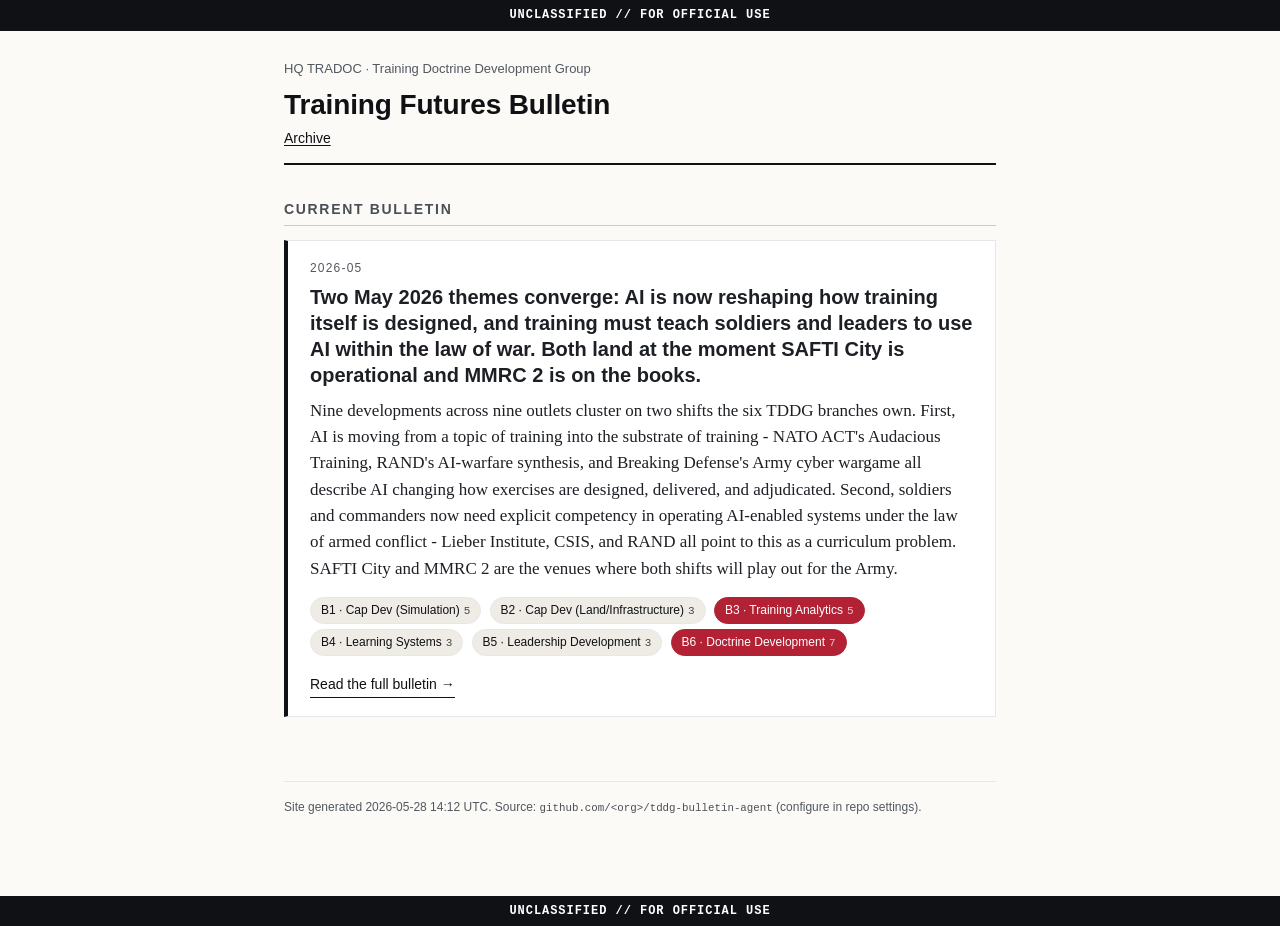
<file: index.html>
<!doctype html>
<html lang="en">
<head>
<meta charset="utf-8">
<meta name="viewport" content="width=device-width, initial-scale=1">
<title>TDDG Training Futures Bulletin</title>
<!-- The real site lives under /website/. This file exists only because
     GitHub Pages serves from the repository root. It redirects browsers
     to the landing page and is the only file at the repo root that
     GitHub Pages needs in order to serve the bulletin site correctly. -->
<meta http-equiv="refresh" content="0; url=website/index.html">
<link rel="canonical" href="website/index.html">
<style>
  body { font-family: Georgia, serif; max-width: 560px; margin: 80px auto;
         padding: 0 24px; color: #1c1f24; line-height: 1.5; }
  a { color: #0f1115; }
</style>
</head>
<body>
  <h1>TDDG Training Futures Bulletin</h1>
  <p>Redirecting to <a href="website/index.html">the bulletin site</a>.</p>
  <p>If your browser does not redirect automatically, click the link above.</p>
</body>
</html>
</file>
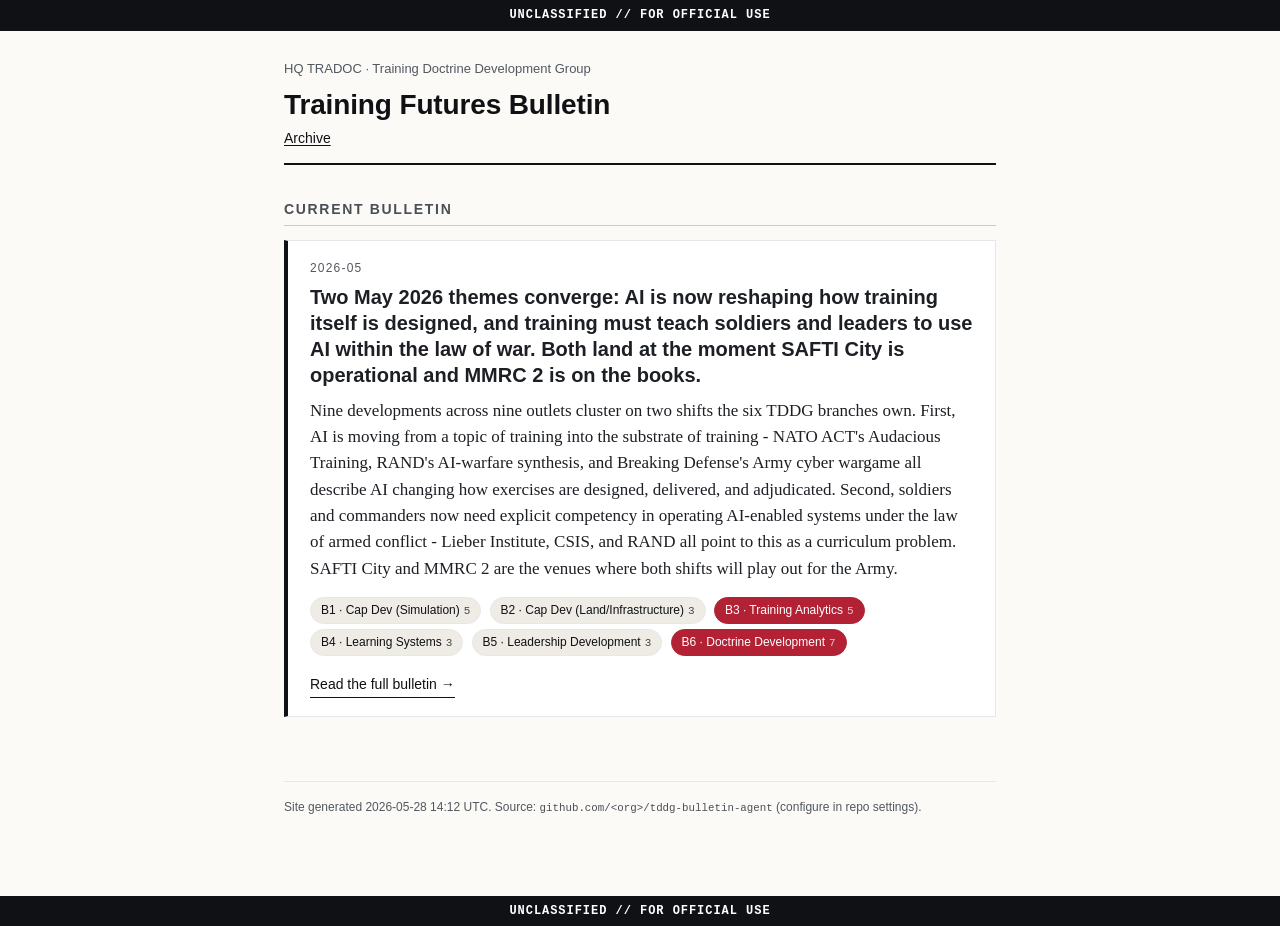
<file: website/index.html>
<!doctype html>
<html lang="en">
<head>
<meta charset="utf-8">
<meta name="viewport" content="width=device-width, initial-scale=1">
<title>TDDG Training Futures Bulletin</title>
<link rel="stylesheet" href="assets/style.css">
</head>
<body>

<div class="classification">UNCLASSIFIED // FOR OFFICIAL USE</div>

<main>

  <header class="site-mast">
    <div class="eyebrow">HQ TRADOC · Training Doctrine Development Group</div>
    <h1>Training Futures Bulletin</h1>
    <nav>
      <a href="archive/index.html">Archive</a>
    </nav>
  </header>

  <section>
    <h2>Current bulletin</h2>
    <article class="teaser">
      <p class="month">2026-05</p>
      <p class="headline">Two May 2026 themes converge: AI is now reshaping how training itself is designed, and training must teach soldiers and leaders to use AI within the law of war. Both land at the moment SAFTI City is operational and MMRC 2 is on the books.</p>
      <p class="summary">Nine developments across nine outlets cluster on two shifts the six TDDG branches own. First, AI is moving from a topic of training into the substrate of training - NATO ACT&#39;s Audacious Training, RAND&#39;s AI-warfare synthesis, and Breaking Defense&#39;s Army cyber wargame all describe AI changing how exercises are designed, delivered, and adjudicated. Second, soldiers and commanders now need explicit competency in operating AI-enabled systems under the law of armed conflict - Lieber Institute, CSIS, and RAND all point to this as a curriculum problem. SAFTI City and MMRC 2 are the venues where both shifts will play out for the Army.</p>

      <div class="branch-tags" aria-label="Branch activity this month">
        <span class="tag" data-intensity="medium">
          B1 · Cap Dev (Simulation)<span class="count">5</span>
        </span>
        <span class="tag" data-intensity="medium">
          B2 · Cap Dev (Land/Infrastructure)<span class="count">3</span>
        </span>
        <span class="tag" data-intensity="high">
          B3 · Training Analytics<span class="count">5</span>
        </span>
        <span class="tag" data-intensity="medium">
          B4 · Learning Systems<span class="count">3</span>
        </span>
        <span class="tag" data-intensity="medium">
          B5 · Leadership Development<span class="count">3</span>
        </span>
        <span class="tag" data-intensity="high">
          B6 · Doctrine Development<span class="count">7</span>
        </span>
      </div>

      <div class="cta">
        <a href="archive/2026-05/index.html">Read the full bulletin →</a>
      </div>
    </article>
  </section>


  <footer class="site-foot">
    Site generated 2026-05-28 14:12 UTC.
    Source: <code>github.com/&lt;org&gt;/tddg-bulletin-agent</code> (configure in repo settings).
  </footer>

</main>

<div class="classification">UNCLASSIFIED // FOR OFFICIAL USE</div>

</body>
</html>
</file>
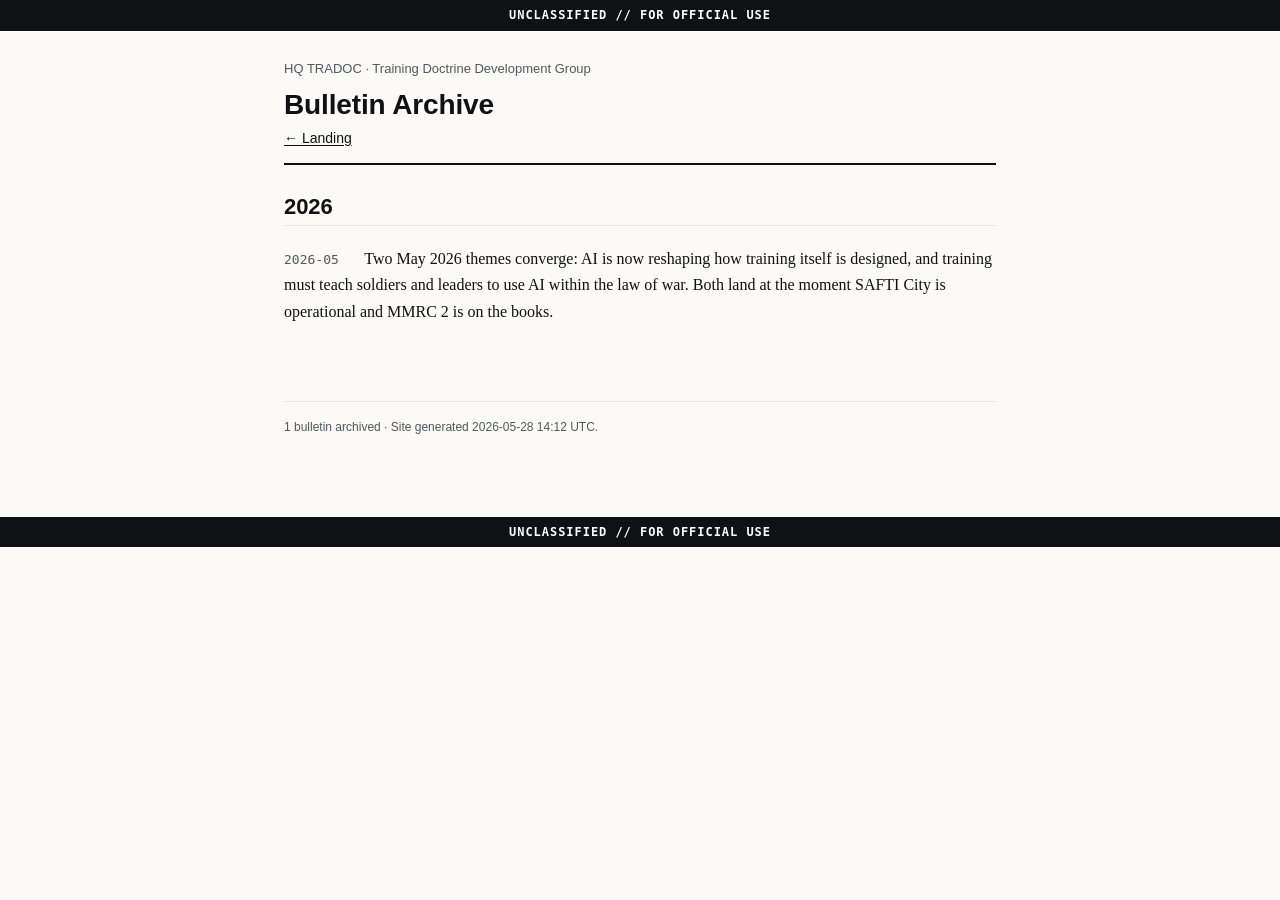
<file: website/archive/index.html>
<!doctype html>
<html lang="en">
<head>
<meta charset="utf-8">
<meta name="viewport" content="width=device-width, initial-scale=1">
<title>Archive — TDDG Training Futures Bulletin</title>
<link rel="stylesheet" href="../assets/style.css">
</head>
<body>

<div class="classification">UNCLASSIFIED // FOR OFFICIAL USE</div>

<main>

  <header class="site-mast">
    <div class="eyebrow">HQ TRADOC · Training Doctrine Development Group</div>
    <h1>Bulletin Archive</h1>
    <nav>
      <a href="../index.html">← Landing</a>
    </nav>
  </header>

    <section class="archive-year">
      <h3>2026</h3>
      <ul class="archive-year-list">
        <li>
          <a href="2026-05/index.html">
            <span class="month-label">2026-05</span>
            <span class="headline">Two May 2026 themes converge: AI is now reshaping how training itself is designed, and training must teach soldiers and leaders to use AI within the law of war. Both land at the moment SAFTI City is operational and MMRC 2 is on the books.</span>
          </a>
        </li>
      </ul>
    </section>

  <footer class="site-foot">
    1 bulletin archived ·
    Site generated 2026-05-28 14:12 UTC.
  </footer>

</main>

<div class="classification">UNCLASSIFIED // FOR OFFICIAL USE</div>

</body>
</html>
</file>
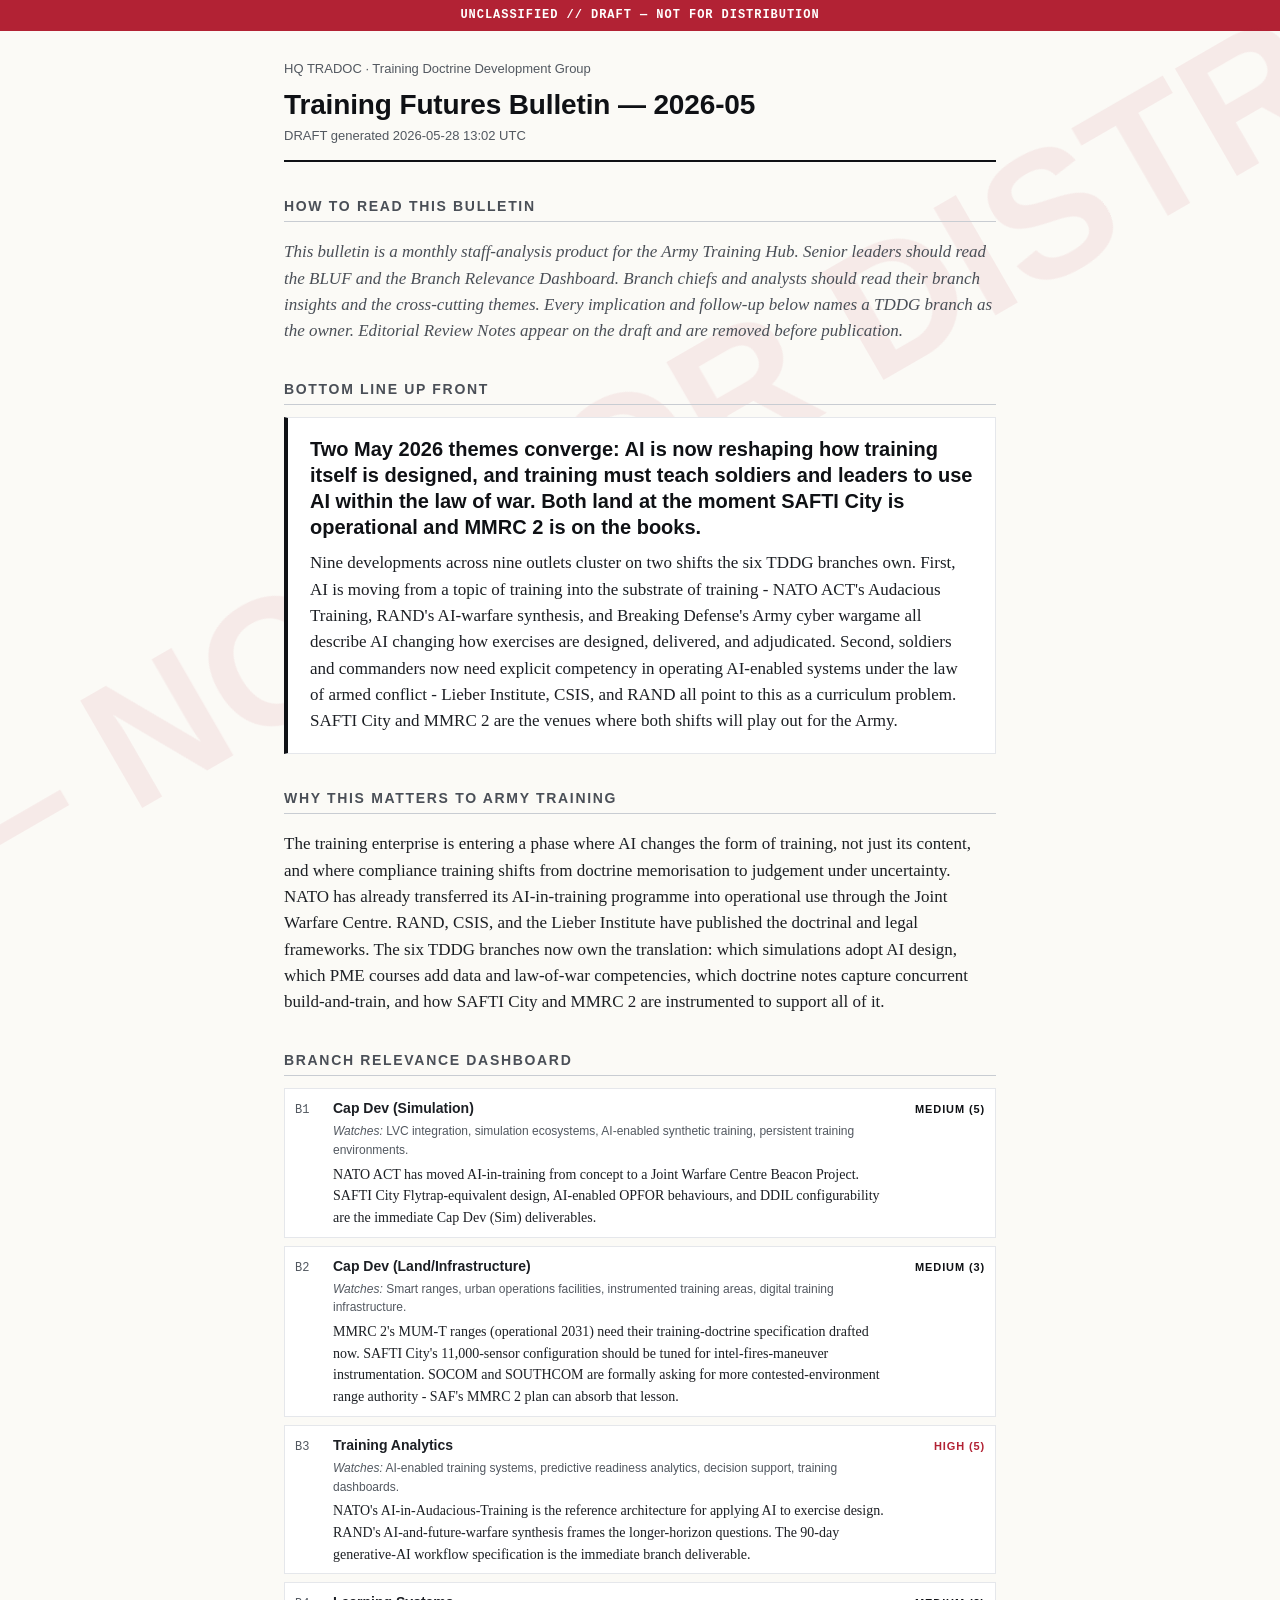
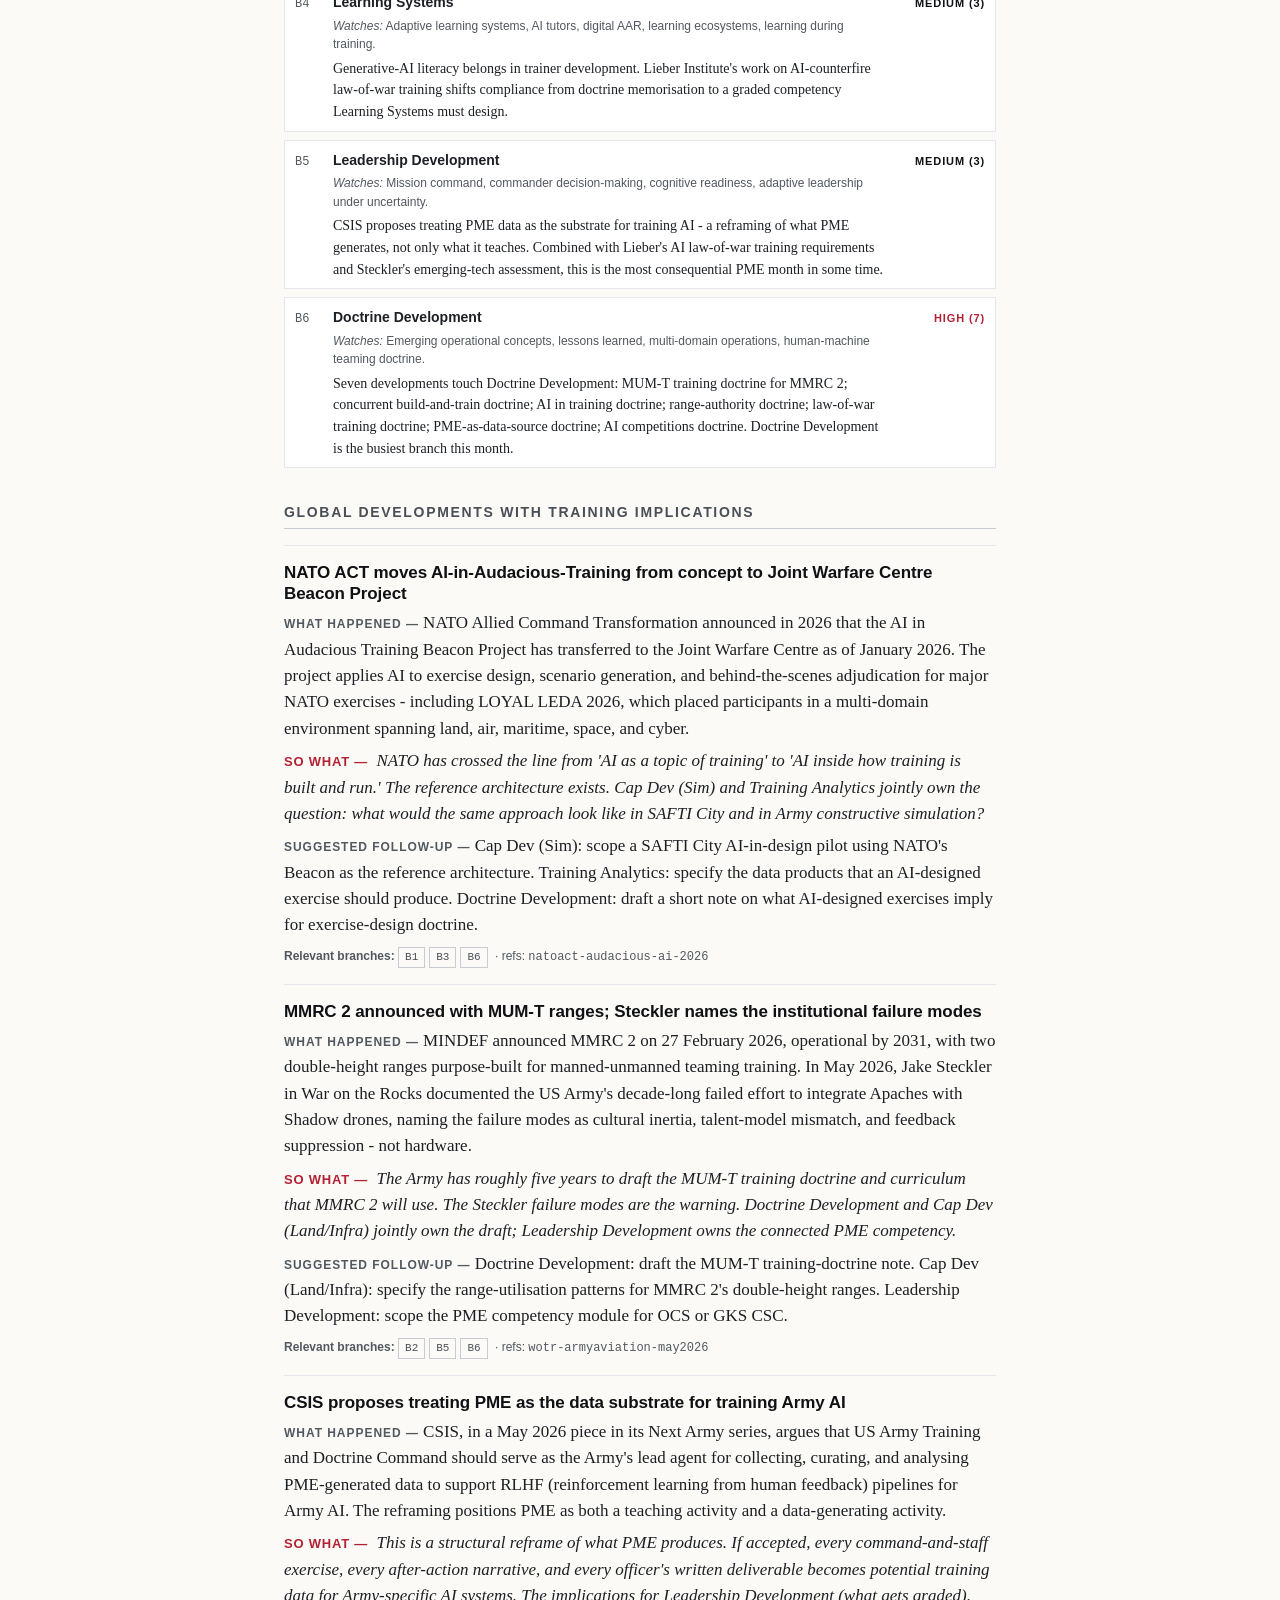
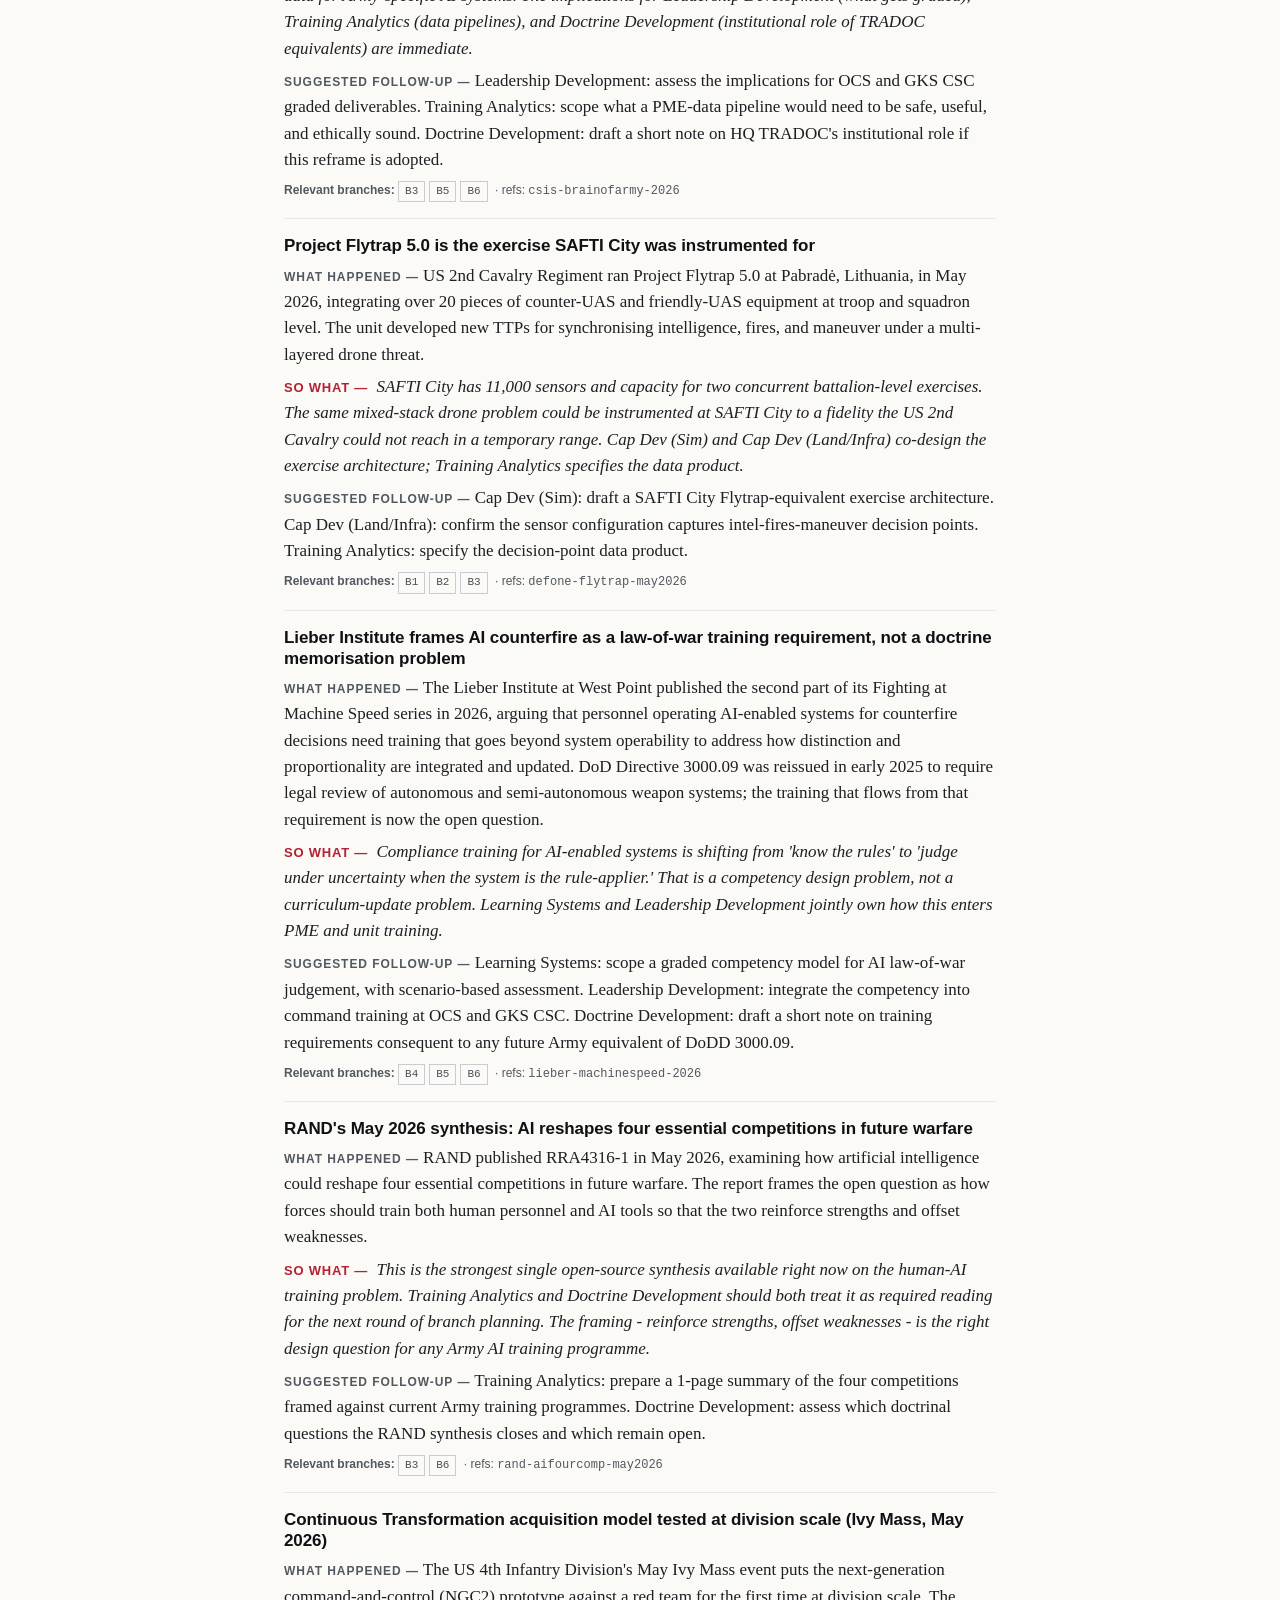
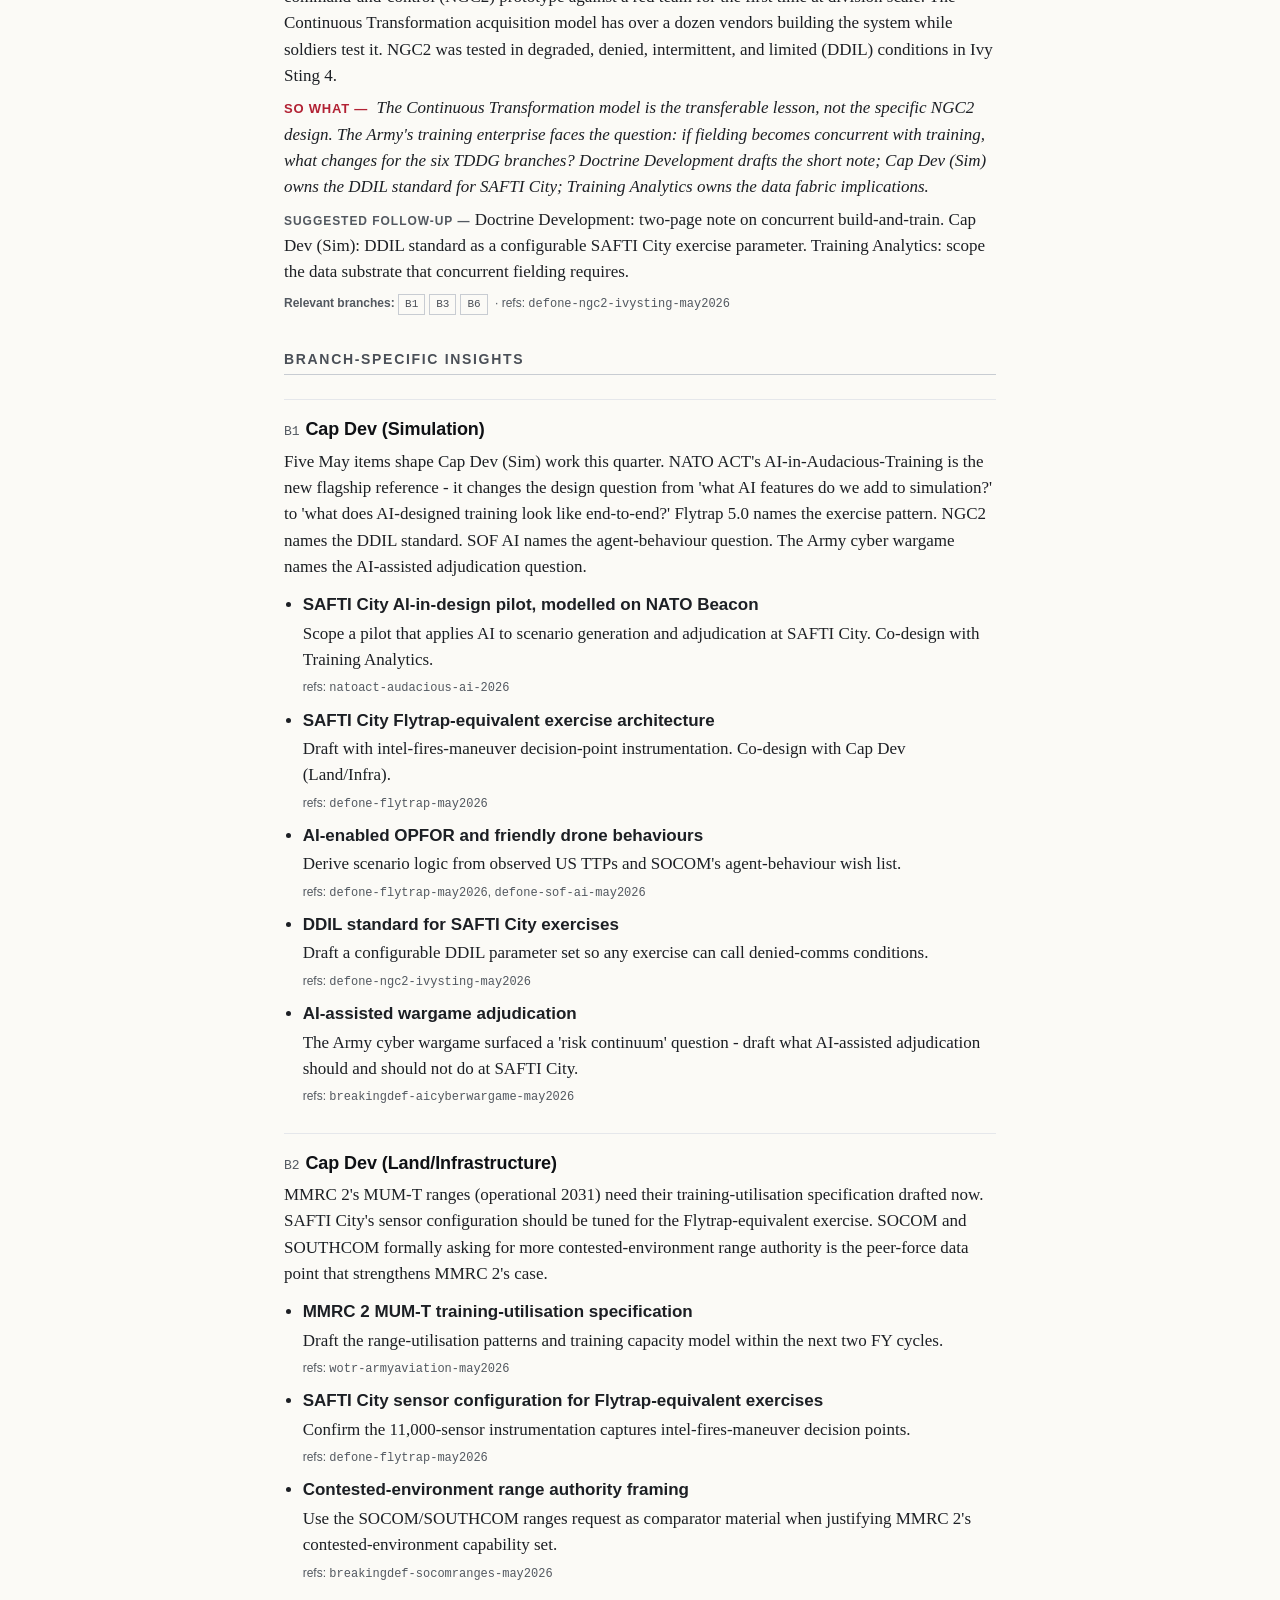
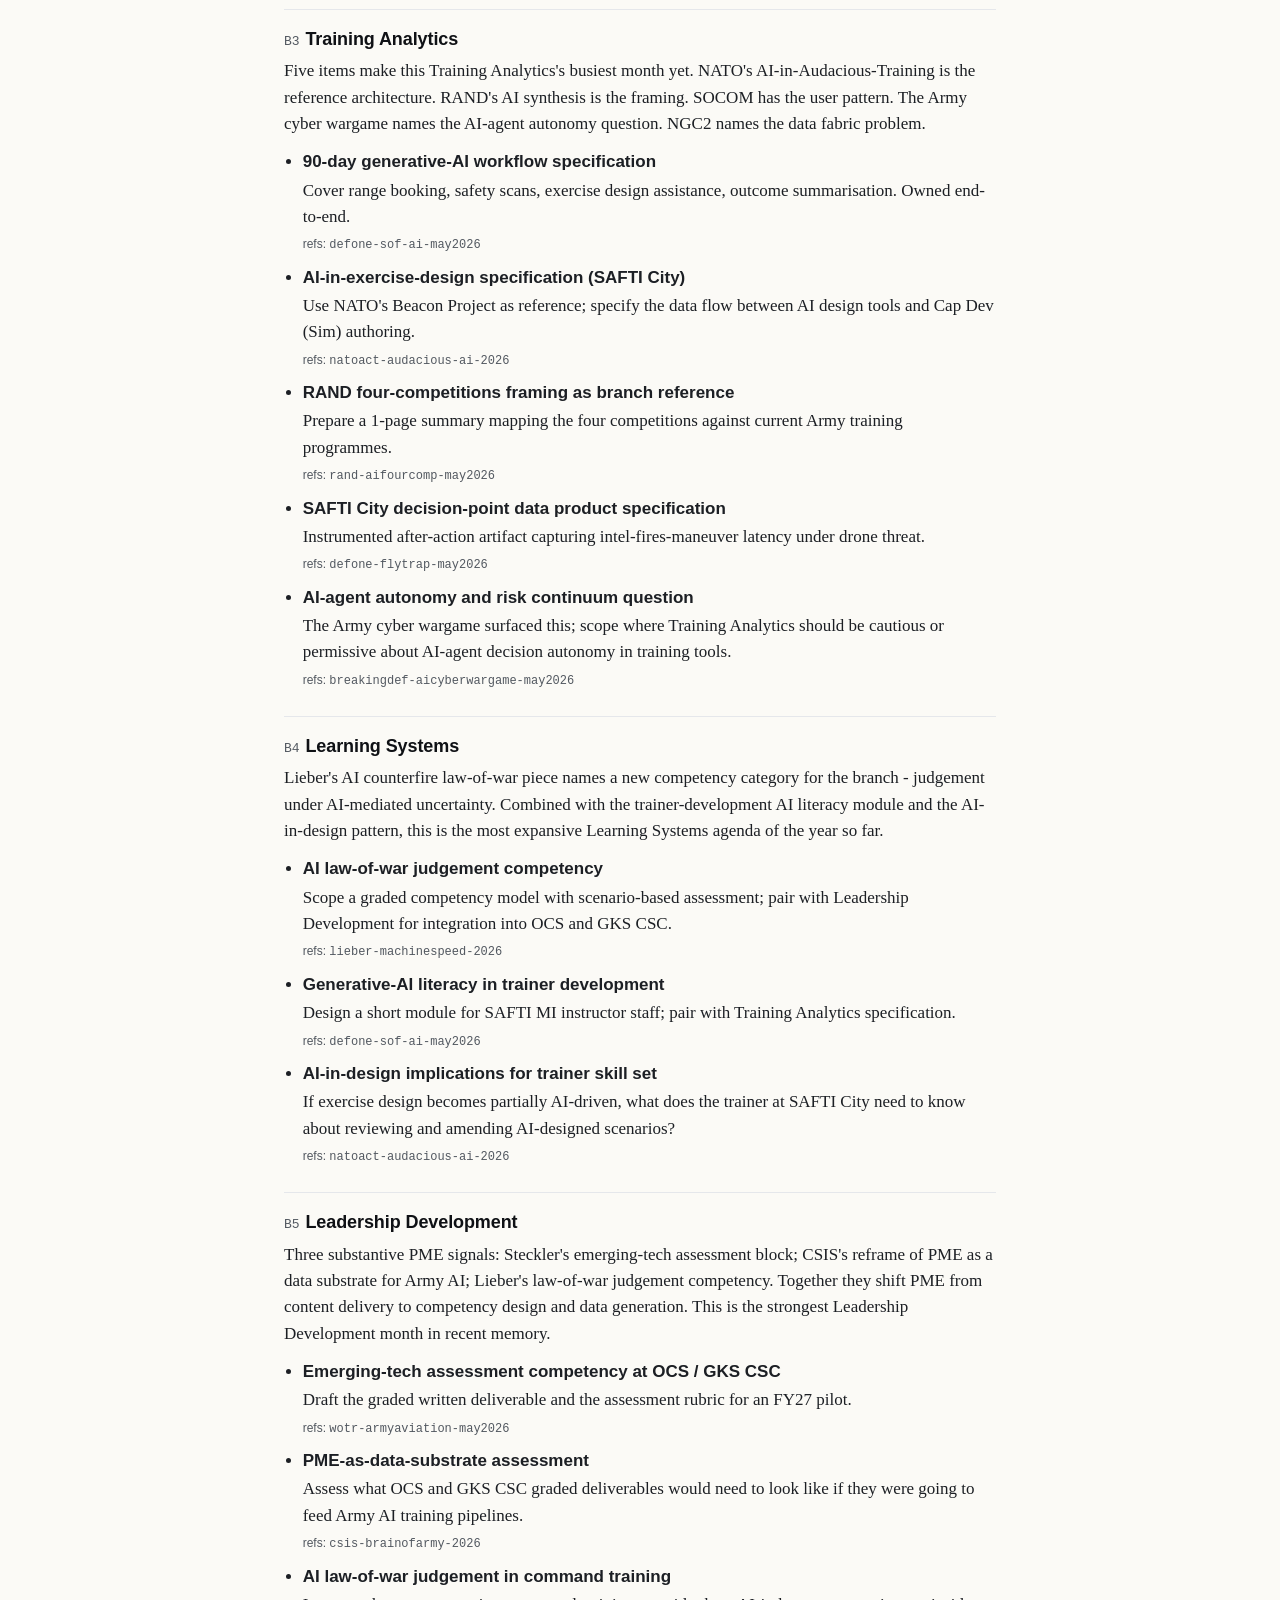
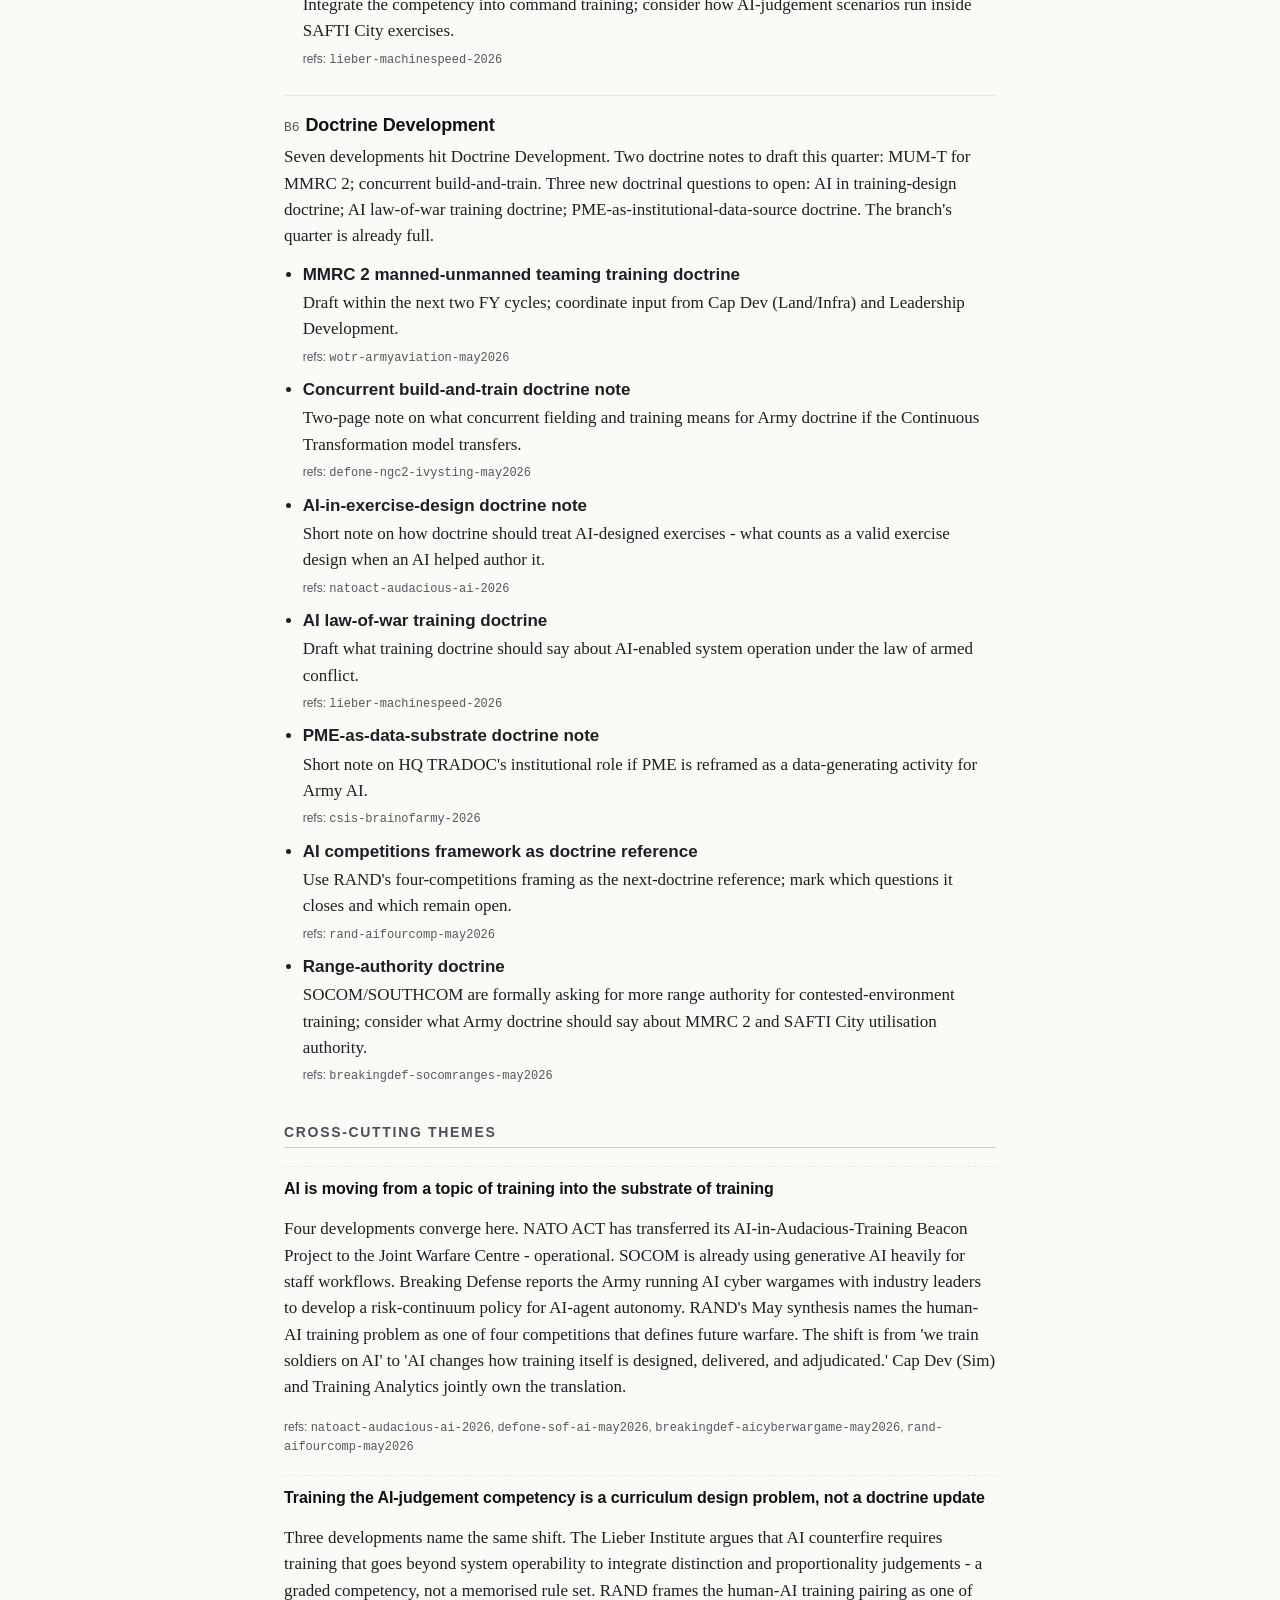
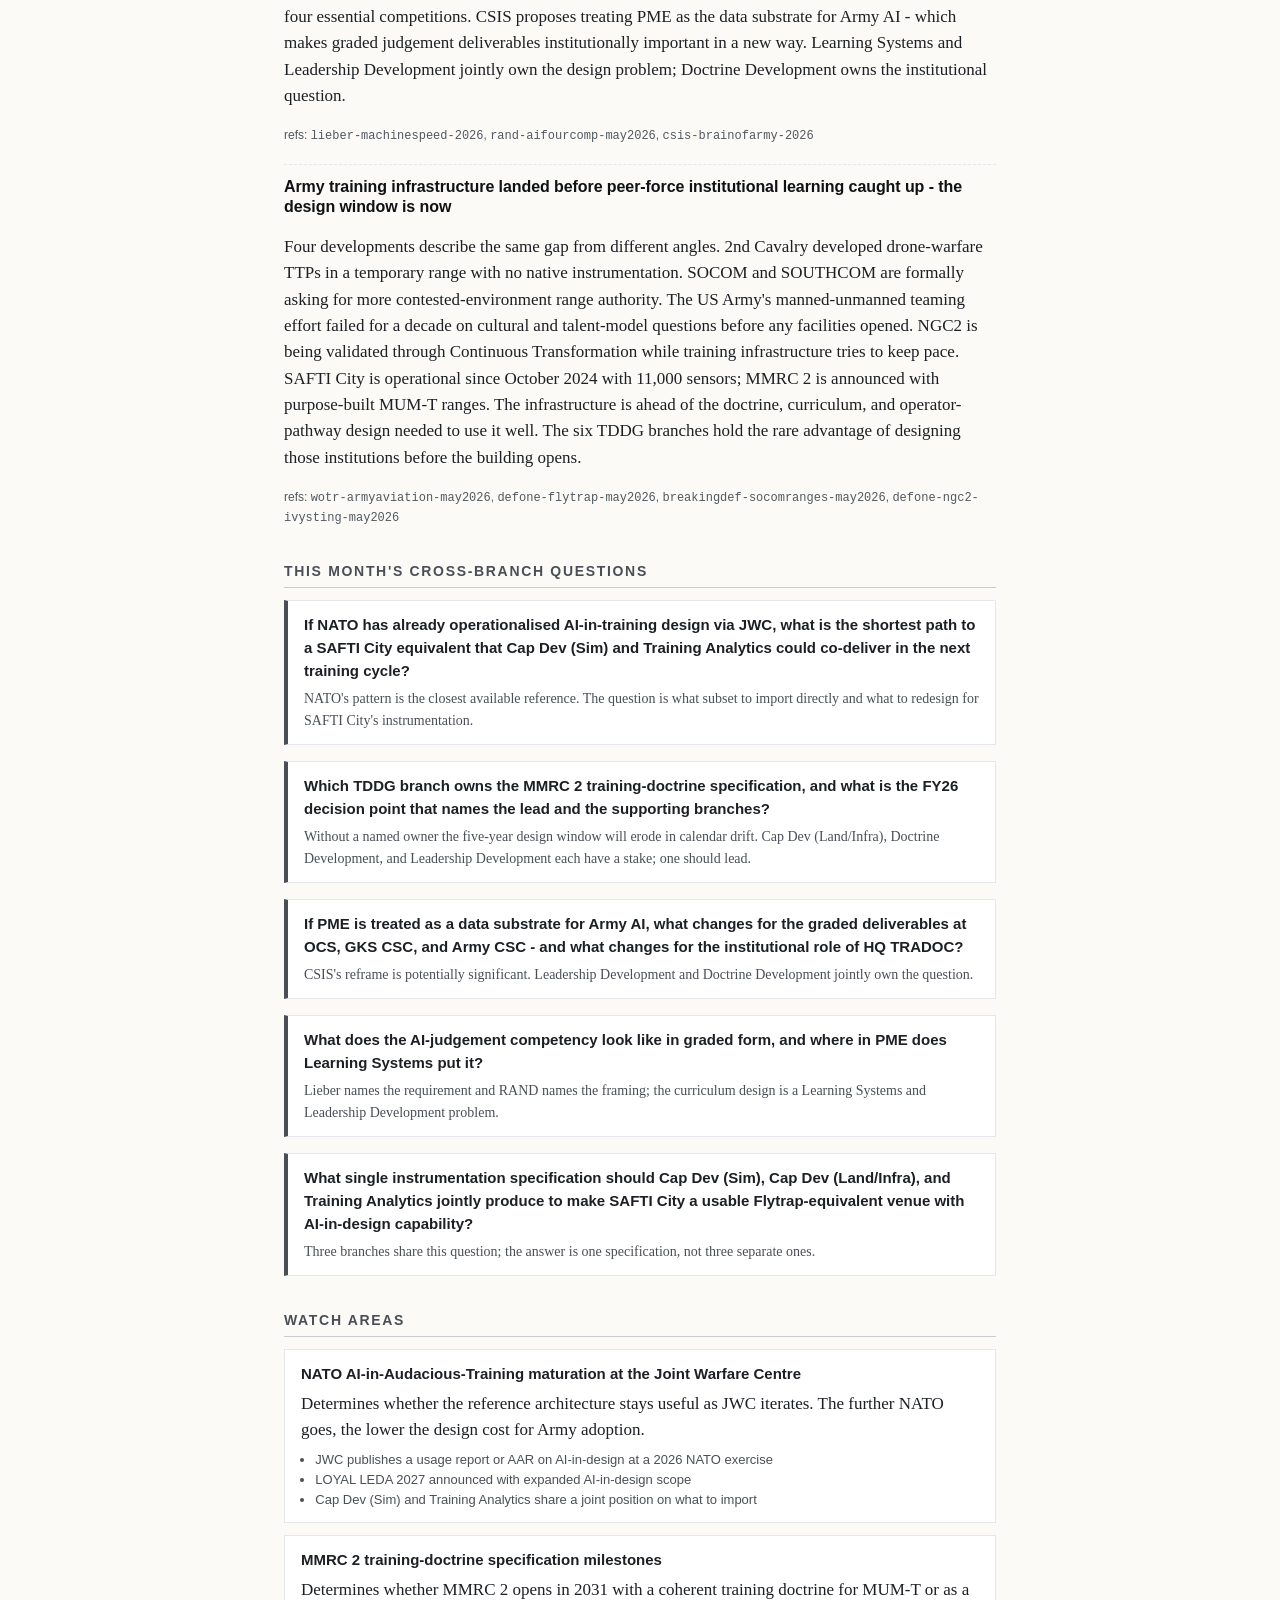
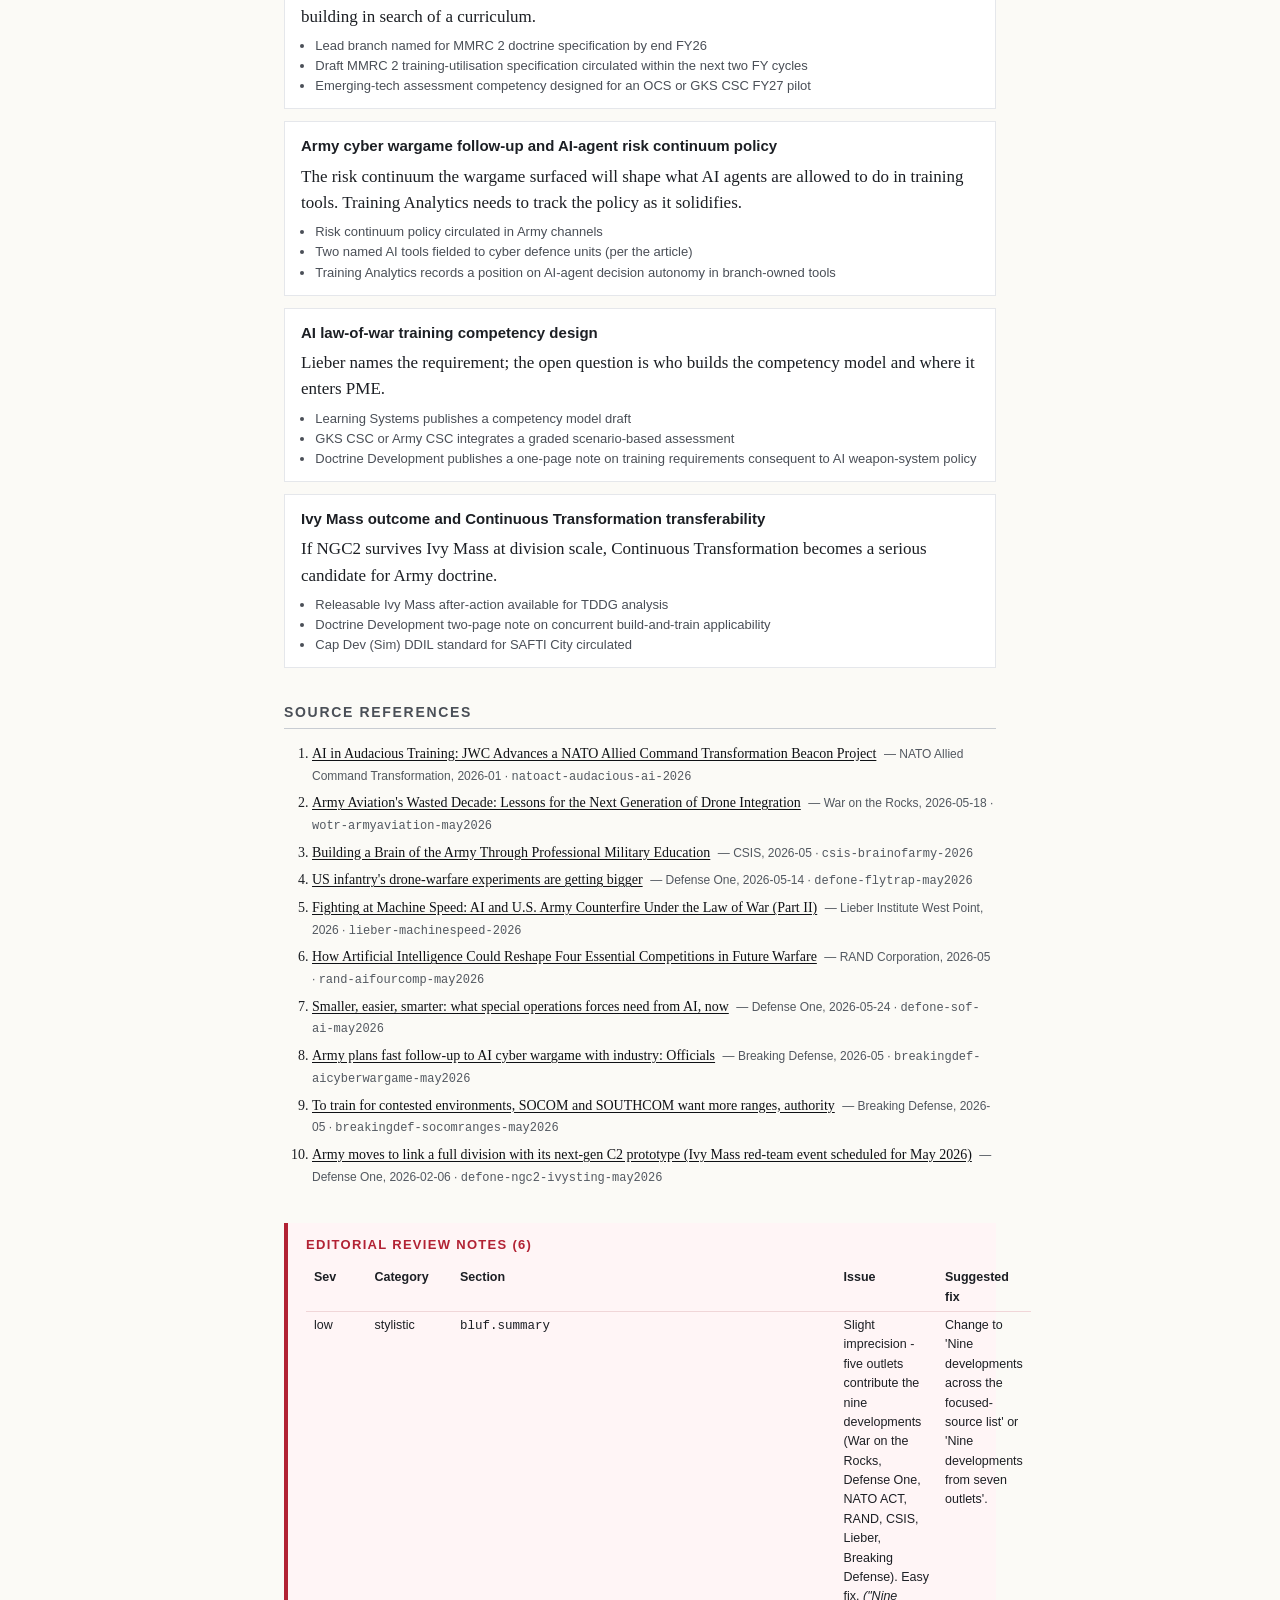
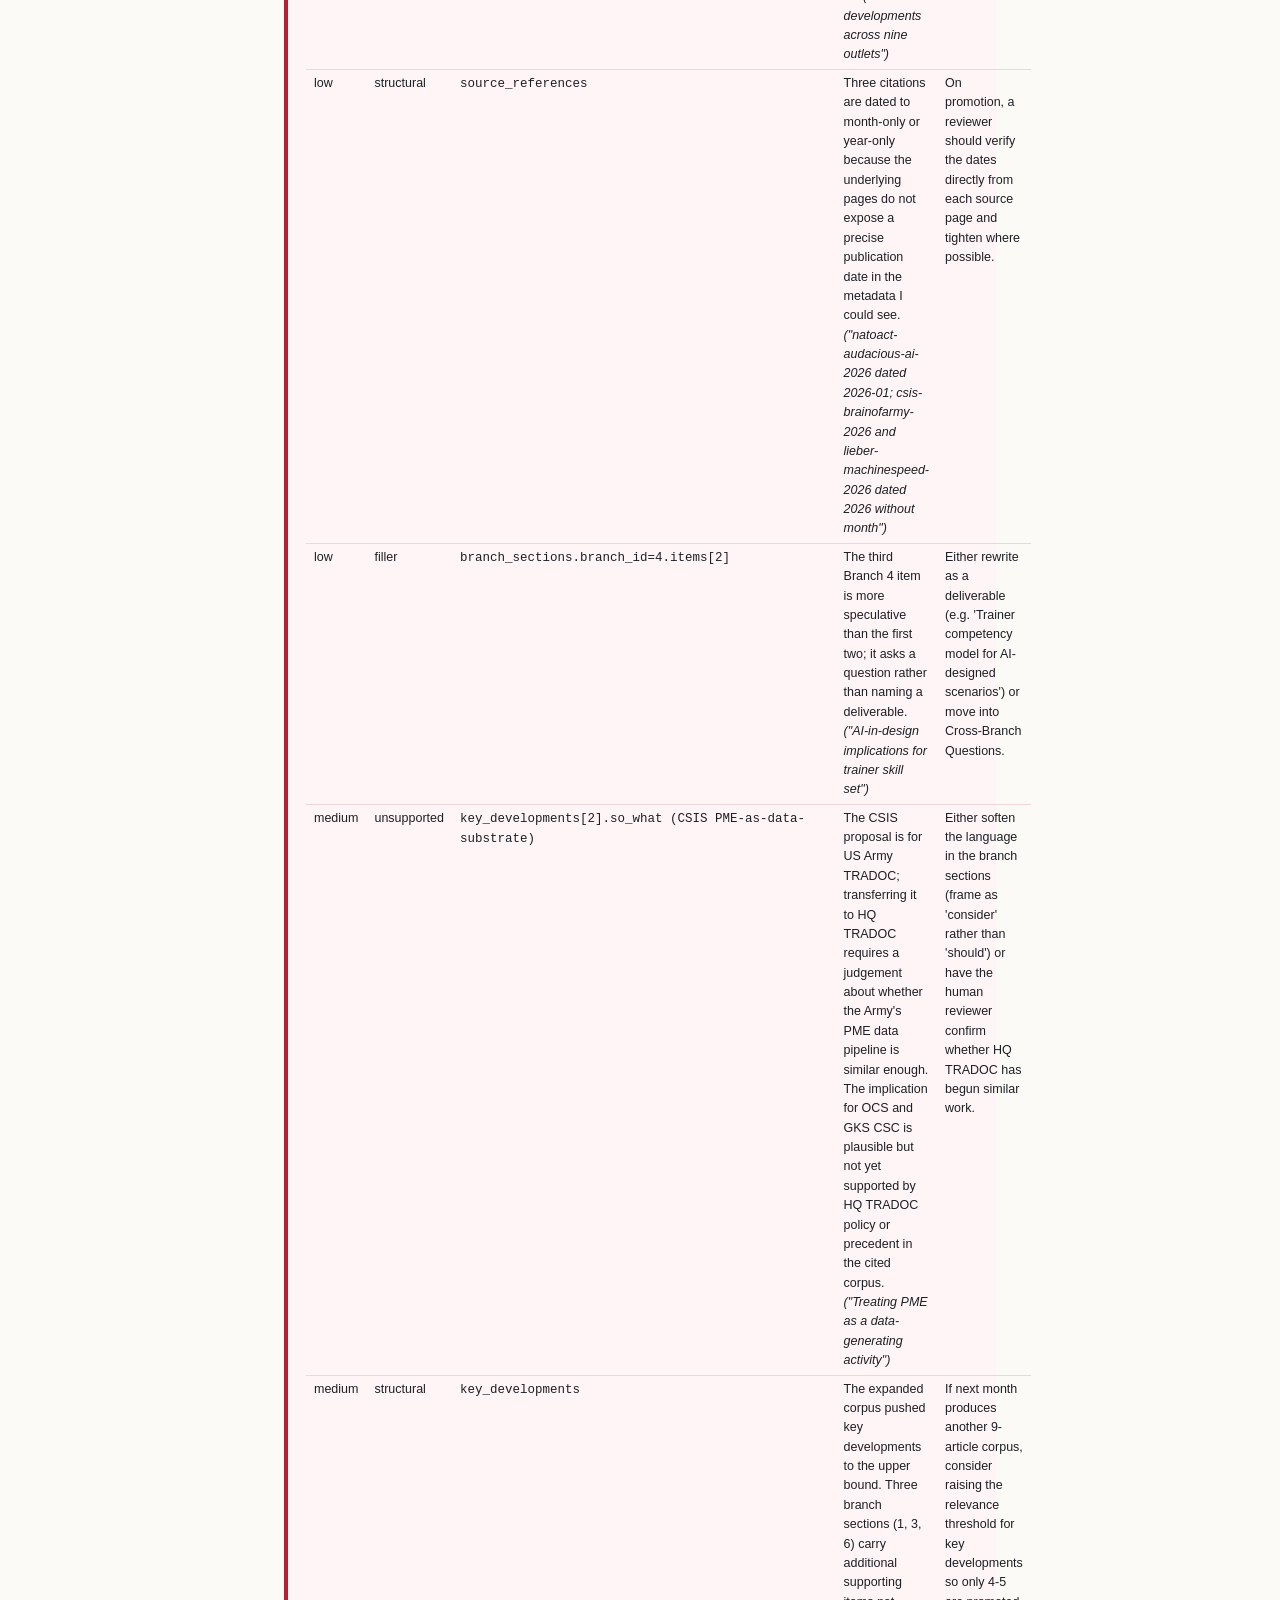
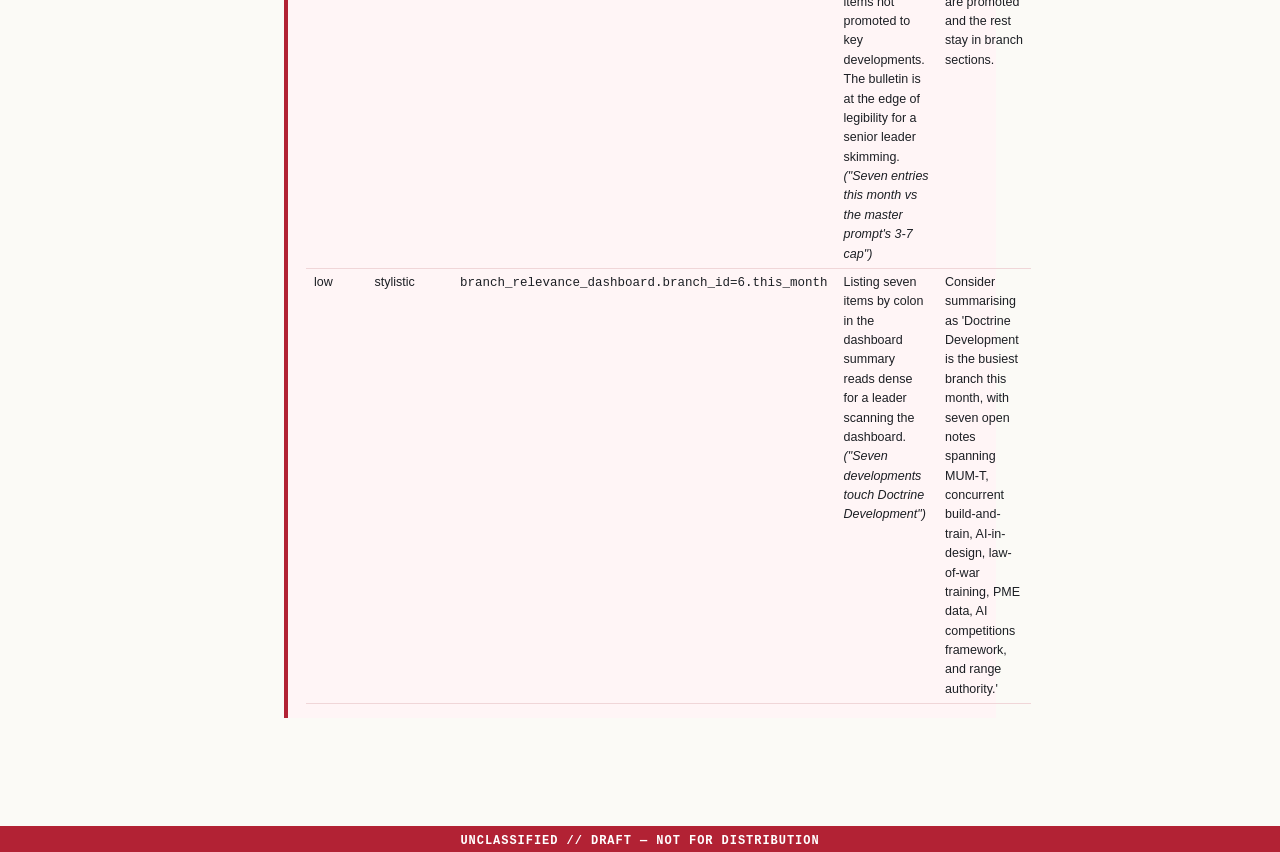
<file: bulletins/drafts/2026-05/index.html>
<!doctype html>
<html lang="en">
<head>
<meta charset="utf-8">
<meta name="viewport" content="width=device-width, initial-scale=1">
<title>TDDG Training Futures Bulletin — 2026-05 — DRAFT</title>
<style>
/* ---- typography ----------------------------------------------------- */
:root {
  --c-ink: #0f1115;
  --c-body: #1c1f24;
  --c-muted: #525860;
  --c-line: #c8ccd2;
  --c-line-soft: #e5e7eb;
  --c-accent: #4a4f57;
  --c-bg: #fbfaf6;
  --c-card: #ffffff;
  --c-watermark: rgba(178, 34, 52, 0.07);
  --c-warning: #b22234;
  --c-warning-bg: #fff5f6;
  --serif: Georgia, "Iowan Old Style", "Palatino Linotype", Palatino, serif;
  --sans: -apple-system, BlinkMacSystemFont, "Segoe UI", Roboto, Oxygen, Ubuntu, Cantarell, "Helvetica Neue", sans-serif;
  --mono: ui-monospace, SFMono-Regular, "SF Mono", Menlo, Consolas, monospace;
}

* { box-sizing: border-box; }

html, body {
  margin: 0;
  padding: 0;
  background: var(--c-bg);
  color: var(--c-body);
  font-family: var(--serif);
  font-size: 17px;
  line-height: 1.55;
  -webkit-text-size-adjust: 100%;
}

h1, h2, h3, h4, h5, .sans {
  font-family: var(--sans);
  color: var(--c-ink);
  letter-spacing: -0.005em;
  line-height: 1.25;
}

a { color: var(--c-ink); text-underline-offset: 2px; }
a:hover { color: var(--c-warning); }

/* ---- classification header / footer (draft) ------------------------- */
.classification {
  font-family: var(--mono);
  font-size: 12px;
  font-weight: 700;
  text-align: center;
  letter-spacing: 0.08em;
  padding: 6px 12px;
  background: var(--c-warning);
  color: #fff;
  text-transform: uppercase;
}
.classification.bottom { border-top: 0; }

/* ---- watermark (draft only) ----------------------------------------- */
body::before {
  content: "DRAFT — NOT FOR DISTRIBUTION";
  position: fixed;
  top: 50%;
  left: 50%;
  transform: translate(-50%, -50%) rotate(-30deg);
  font-family: var(--sans);
  font-weight: 800;
  font-size: 14vw;
  color: var(--c-watermark);
  white-space: nowrap;
  pointer-events: none;
  z-index: 0;
  user-select: none;
}

main {
  position: relative;
  z-index: 1;
  max-width: 760px;
  margin: 0 auto;
  padding: 28px 24px 80px;
}

/* ---- masthead -------------------------------------------------------- */
.masthead {
  border-bottom: 2px solid var(--c-ink);
  padding-bottom: 14px;
  margin-bottom: 28px;
}
.masthead h1 {
  font-size: 28px;
  margin: 8px 0 4px;
  font-weight: 700;
}
.masthead .meta {
  font-family: var(--sans);
  font-size: 13px;
  color: var(--c-muted);
}

/* ---- section blocks -------------------------------------------------- */
section { margin: 36px 0; }
section > h2 {
  font-size: 14px;
  text-transform: uppercase;
  letter-spacing: 0.12em;
  margin: 0 0 12px;
  padding-bottom: 6px;
  border-bottom: 1px solid var(--c-line);
  color: var(--c-accent);
  font-weight: 700;
}

/* ---- BLUF ------------------------------------------------------------ */
.bluf {
  background: var(--c-card);
  border: 1px solid var(--c-line-soft);
  border-left: 4px solid var(--c-ink);
  padding: 18px 22px;
  margin-bottom: 36px;
}
.bluf .headline {
  font-family: var(--sans);
  font-size: 20px;
  font-weight: 700;
  margin: 0 0 10px;
  line-height: 1.3;
  color: var(--c-ink);
}
.bluf .summary { margin: 0; }

/* ---- branch relevance dashboard ------------------------------------- */
.dashboard {
  display: grid;
  grid-template-columns: 1fr;
  gap: 8px;
}
.dashboard .row {
  display: grid;
  grid-template-columns: 28px 1fr 70px;
  gap: 10px;
  align-items: baseline;
  padding: 8px 10px;
  background: var(--c-card);
  border: 1px solid var(--c-line-soft);
}
.dashboard .row .id {
  font-family: var(--mono);
  font-size: 12px;
  color: var(--c-muted);
}
.dashboard .row .body { font-size: 15px; }
.dashboard .row .body .name {
  font-family: var(--sans);
  font-weight: 700;
  font-size: 14px;
  margin-right: 6px;
}
.dashboard .row .intensity {
  font-family: var(--sans);
  font-size: 11px;
  text-transform: uppercase;
  letter-spacing: 0.08em;
  text-align: right;
  color: var(--c-muted);
}
.dashboard .row .intensity[data-level="high"]   { color: var(--c-warning); font-weight: 700; }
.dashboard .row .intensity[data-level="medium"] { color: var(--c-ink); font-weight: 700; }

/* ---- key developments ----------------------------------------------- */
.key-dev {
  border-top: 1px solid var(--c-line-soft);
  padding-top: 16px;
  margin-top: 16px;
}
.key-dev:first-child { border-top: none; padding-top: 0; margin-top: 0; }
.key-dev h3 {
  font-size: 17px;
  margin: 0 0 6px;
  font-weight: 700;
}
.key-dev .what  { margin: 4px 0; }
.key-dev .sowhat {
  margin: 6px 0 0;
  font-style: italic;
  color: var(--c-body);
}
.key-dev .sowhat::before {
  content: "So what — ";
  font-style: normal;
  font-family: var(--sans);
  font-weight: 700;
  font-size: 13px;
  text-transform: uppercase;
  letter-spacing: 0.06em;
  color: var(--c-warning);
  margin-right: 4px;
}
.tags {
  margin-top: 8px;
  font-family: var(--sans);
  font-size: 12px;
  color: var(--c-muted);
}
.tag-branch {
  display: inline-block;
  font-family: var(--mono);
  font-size: 11px;
  padding: 1px 6px;
  border: 1px solid var(--c-line);
  margin-right: 4px;
  color: var(--c-accent);
}

/* ---- per-branch sections -------------------------------------------- */
.branch-section { margin-top: 24px; padding-top: 18px; border-top: 1px solid var(--c-line-soft); }
.branch-section:first-child { border-top: none; padding-top: 0; }
.branch-section h3 {
  font-size: 18px;
  margin: 0 0 4px;
}
.branch-section h3 .num {
  font-family: var(--mono);
  font-size: 13px;
  color: var(--c-muted);
  font-weight: 400;
  margin-right: 6px;
}
.branch-section .summary { margin: 8px 0 12px; }
.branch-section ul.items { margin: 0; padding-left: 1.1em; }
.branch-section ul.items li { margin-bottom: 8px; }
.branch-section ul.items .item-title { font-family: var(--sans); font-weight: 700; }
.branch-section ul.items .item-impl { display: block; margin-top: 2px; }

/* ---- cross-cutting themes ------------------------------------------- */
.theme {
  margin-top: 18px;
  padding-top: 12px;
  border-top: 1px dashed var(--c-line-soft);
}
.theme:first-child { border-top: none; padding-top: 0; margin-top: 0; }
.theme h3 { font-size: 16px; margin: 0 0 6px; }

/* ---- watch areas ----------------------------------------------------- */
.watch {
  background: var(--c-card);
  border: 1px solid var(--c-line-soft);
  padding: 12px 16px;
  margin-bottom: 12px;
}
.watch .signal {
  font-family: var(--sans);
  font-weight: 700;
  font-size: 15px;
  margin: 0;
}
.watch .why { margin: 6px 0; }
.watch ul.indicators {
  font-family: var(--sans);
  font-size: 13px;
  margin: 6px 0 0;
  padding-left: 1.1em;
  color: var(--c-accent);
}

/* ---- source references ---------------------------------------------- */
.sources { font-size: 14px; }
.sources ol { padding-left: 2em; }
.sources li { margin-bottom: 6px; }
.sources .src-meta {
  font-family: var(--sans);
  font-size: 12px;
  color: var(--c-muted);
  margin-left: 4px;
}

/* ---- issues panel (sanity check, draft only) ------------------------ */
.issues {
  background: var(--c-warning-bg);
  border-left: 4px solid var(--c-warning);
  padding: 14px 18px;
  margin: 28px 0;
  font-family: var(--sans);
  font-size: 13px;
}
.issues h2 {
  margin-top: 0;
  font-size: 13px;
  text-transform: uppercase;
  letter-spacing: 0.1em;
  color: var(--c-warning);
}
.issues table { border-collapse: collapse; width: 100%; margin-top: 6px; }
.issues th, .issues td {
  text-align: left;
  vertical-align: top;
  padding: 4px 8px;
  border-bottom: 1px solid #f0d6d8;
  font-size: 12.5px;
}
.issues th { font-weight: 700; }
.issues .sev-high { color: var(--c-warning); font-weight: 700; }
.issues .empty { font-style: italic; color: var(--c-muted); }

/* ---- responsive ----------------------------------------------------- */
@media (max-width: 520px) {
  html, body { font-size: 16px; }
  main { padding: 18px 16px 60px; }
  .masthead h1 { font-size: 22px; }
  body::before { font-size: 26vw; }
}

/* ---- print ---------------------------------------------------------- */
@media print {
  :root { --c-bg: #fff; --c-card: #fff; }
  body { font-size: 11pt; line-height: 1.4; }
  body::before { color: rgba(178,34,52,0.06); font-size: 100pt; }
  .classification { background: #000; color: #fff; }
  .issues { background: #fff; border-color: #000; }
  a { color: var(--c-ink); text-decoration: none; }
  a[href]::after { content: " (" attr(href) ")"; font-size: 9pt; color: #444; }
  section { page-break-inside: avoid; }
  .branch-section, .key-dev, .theme, .watch { page-break-inside: avoid; }
}
</style>
</head>
<body>

<div class="classification top">UNCLASSIFIED // DRAFT — NOT FOR DISTRIBUTION</div>

<main>

  <header class="masthead">
    <div class="meta">HQ TRADOC · Training Doctrine Development Group</div>
    <h1>Training Futures Bulletin — 2026-05</h1>
    <div class="meta">
DRAFT generated 2026-05-28 13:02 UTC    </div>
  </header>

  <section>
    <h2>How to Read This Bulletin</h2>
    <p style="font-style: italic; color: var(--c-accent);">This bulletin is a monthly staff-analysis product for the Army Training Hub. Senior leaders should read the BLUF and the Branch Relevance Dashboard. Branch chiefs and analysts should read their branch insights and the cross-cutting themes. Every implication and follow-up below names a TDDG branch as the owner. Editorial Review Notes appear on the draft and are removed before publication.</p>
  </section>

  <section>
    <h2>Bottom Line Up Front</h2>
    <div class="bluf">
      <p class="headline">Two May 2026 themes converge: AI is now reshaping how training itself is designed, and training must teach soldiers and leaders to use AI within the law of war. Both land at the moment SAFTI City is operational and MMRC 2 is on the books.</p>
      <p class="summary">Nine developments across nine outlets cluster on two shifts the six TDDG branches own. First, AI is moving from a topic of training into the substrate of training - NATO ACT&#39;s Audacious Training, RAND&#39;s AI-warfare synthesis, and Breaking Defense&#39;s Army cyber wargame all describe AI changing how exercises are designed, delivered, and adjudicated. Second, soldiers and commanders now need explicit competency in operating AI-enabled systems under the law of armed conflict - Lieber Institute, CSIS, and RAND all point to this as a curriculum problem. SAFTI City and MMRC 2 are the venues where both shifts will play out for the Army.</p>
    </div>
  </section>

  <section>
    <h2>Why This Matters to Army Training</h2>
    <p>The training enterprise is entering a phase where AI changes the form of training, not just its content, and where compliance training shifts from doctrine memorisation to judgement under uncertainty. NATO has already transferred its AI-in-training programme into operational use through the Joint Warfare Centre. RAND, CSIS, and the Lieber Institute have published the doctrinal and legal frameworks. The six TDDG branches now own the translation: which simulations adopt AI design, which PME courses add data and law-of-war competencies, which doctrine notes capture concurrent build-and-train, and how SAFTI City and MMRC 2 are instrumented to support all of it.</p>
  </section>

  <section>
    <h2>Branch Relevance Dashboard</h2>
    <div class="dashboard">
      <div class="row" style="grid-template-columns: 28px 1fr 90px;">
        <div class="id">B1</div>
        <div class="body">
          <div><span class="name">Cap Dev (Simulation)</span></div>
          <div style="font-family: var(--sans); font-size: 12px; color: var(--c-muted); margin: 2px 0 4px;">
            <em>Watches:</em> LVC integration, simulation ecosystems, AI-enabled synthetic training, persistent training environments.
          </div>
          <div style="font-size: 14px;">NATO ACT has moved AI-in-training from concept to a Joint Warfare Centre Beacon Project. SAFTI City Flytrap-equivalent design, AI-enabled OPFOR behaviours, and DDIL configurability are the immediate Cap Dev (Sim) deliverables.</div>
        </div>
        <div class="intensity" data-level="medium">
          medium (5)
        </div>
      </div>
      <div class="row" style="grid-template-columns: 28px 1fr 90px;">
        <div class="id">B2</div>
        <div class="body">
          <div><span class="name">Cap Dev (Land/Infrastructure)</span></div>
          <div style="font-family: var(--sans); font-size: 12px; color: var(--c-muted); margin: 2px 0 4px;">
            <em>Watches:</em> Smart ranges, urban operations facilities, instrumented training areas, digital training infrastructure.
          </div>
          <div style="font-size: 14px;">MMRC 2&#39;s MUM-T ranges (operational 2031) need their training-doctrine specification drafted now. SAFTI City&#39;s 11,000-sensor configuration should be tuned for intel-fires-maneuver instrumentation. SOCOM and SOUTHCOM are formally asking for more contested-environment range authority - SAF&#39;s MMRC 2 plan can absorb that lesson.</div>
        </div>
        <div class="intensity" data-level="medium">
          medium (3)
        </div>
      </div>
      <div class="row" style="grid-template-columns: 28px 1fr 90px;">
        <div class="id">B3</div>
        <div class="body">
          <div><span class="name">Training Analytics</span></div>
          <div style="font-family: var(--sans); font-size: 12px; color: var(--c-muted); margin: 2px 0 4px;">
            <em>Watches:</em> AI-enabled training systems, predictive readiness analytics, decision support, training dashboards.
          </div>
          <div style="font-size: 14px;">NATO&#39;s AI-in-Audacious-Training is the reference architecture for applying AI to exercise design. RAND&#39;s AI-and-future-warfare synthesis frames the longer-horizon questions. The 90-day generative-AI workflow specification is the immediate branch deliverable.</div>
        </div>
        <div class="intensity" data-level="high">
          high (5)
        </div>
      </div>
      <div class="row" style="grid-template-columns: 28px 1fr 90px;">
        <div class="id">B4</div>
        <div class="body">
          <div><span class="name">Learning Systems</span></div>
          <div style="font-family: var(--sans); font-size: 12px; color: var(--c-muted); margin: 2px 0 4px;">
            <em>Watches:</em> Adaptive learning systems, AI tutors, digital AAR, learning ecosystems, learning during training.
          </div>
          <div style="font-size: 14px;">Generative-AI literacy belongs in trainer development. Lieber Institute&#39;s work on AI-counterfire law-of-war training shifts compliance from doctrine memorisation to a graded competency Learning Systems must design.</div>
        </div>
        <div class="intensity" data-level="medium">
          medium (3)
        </div>
      </div>
      <div class="row" style="grid-template-columns: 28px 1fr 90px;">
        <div class="id">B5</div>
        <div class="body">
          <div><span class="name">Leadership Development</span></div>
          <div style="font-family: var(--sans); font-size: 12px; color: var(--c-muted); margin: 2px 0 4px;">
            <em>Watches:</em> Mission command, commander decision-making, cognitive readiness, adaptive leadership under uncertainty.
          </div>
          <div style="font-size: 14px;">CSIS proposes treating PME data as the substrate for training AI - a reframing of what PME generates, not only what it teaches. Combined with Lieber&#39;s AI law-of-war training requirements and Steckler&#39;s emerging-tech assessment, this is the most consequential PME month in some time.</div>
        </div>
        <div class="intensity" data-level="medium">
          medium (3)
        </div>
      </div>
      <div class="row" style="grid-template-columns: 28px 1fr 90px;">
        <div class="id">B6</div>
        <div class="body">
          <div><span class="name">Doctrine Development</span></div>
          <div style="font-family: var(--sans); font-size: 12px; color: var(--c-muted); margin: 2px 0 4px;">
            <em>Watches:</em> Emerging operational concepts, lessons learned, multi-domain operations, human-machine teaming doctrine.
          </div>
          <div style="font-size: 14px;">Seven developments touch Doctrine Development: MUM-T training doctrine for MMRC 2; concurrent build-and-train doctrine; AI in training doctrine; range-authority doctrine; law-of-war training doctrine; PME-as-data-source doctrine; AI competitions doctrine. Doctrine Development is the busiest branch this month.</div>
        </div>
        <div class="intensity" data-level="high">
          high (7)
        </div>
      </div>
    </div>
  </section>

  <section>
    <h2>Global Developments with Training Implications</h2>
    <article class="key-dev">
      <h3>NATO ACT moves AI-in-Audacious-Training from concept to Joint Warfare Centre Beacon Project</h3>
      <p class="what"><strong style="font-family: var(--sans); font-size: 12px; text-transform: uppercase; letter-spacing: 0.08em; color: var(--c-muted);">What happened —</strong> NATO Allied Command Transformation announced in 2026 that the AI in Audacious Training Beacon Project has transferred to the Joint Warfare Centre as of January 2026. The project applies AI to exercise design, scenario generation, and behind-the-scenes adjudication for major NATO exercises - including LOYAL LEDA 2026, which placed participants in a multi-domain environment spanning land, air, maritime, space, and cyber.</p>
      <p class="sowhat">NATO has crossed the line from &#39;AI as a topic of training&#39; to &#39;AI inside how training is built and run.&#39; The reference architecture exists. Cap Dev (Sim) and Training Analytics jointly own the question: what would the same approach look like in SAFTI City and in Army constructive simulation?</p>
      <p style="margin: 6px 0 0;"><strong style="font-family: var(--sans); font-size: 12px; text-transform: uppercase; letter-spacing: 0.08em; color: var(--c-muted);">Suggested follow-up —</strong> Cap Dev (Sim): scope a SAFTI City AI-in-design pilot using NATO&#39;s Beacon as the reference architecture. Training Analytics: specify the data products that an AI-designed exercise should produce. Doctrine Development: draft a short note on what AI-designed exercises imply for exercise-design doctrine.</p>
      <div class="tags">
        <strong>Relevant branches:</strong>
<span class="tag-branch">B1</span><span class="tag-branch">B3</span><span class="tag-branch">B6</span>        · refs: <code>natoact-audacious-ai-2026</code>      </div>
    </article>
    <article class="key-dev">
      <h3>MMRC 2 announced with MUM-T ranges; Steckler names the institutional failure modes</h3>
      <p class="what"><strong style="font-family: var(--sans); font-size: 12px; text-transform: uppercase; letter-spacing: 0.08em; color: var(--c-muted);">What happened —</strong> MINDEF announced MMRC 2 on 27 February 2026, operational by 2031, with two double-height ranges purpose-built for manned-unmanned teaming training. In May 2026, Jake Steckler in War on the Rocks documented the US Army&#39;s decade-long failed effort to integrate Apaches with Shadow drones, naming the failure modes as cultural inertia, talent-model mismatch, and feedback suppression - not hardware.</p>
      <p class="sowhat">The Army has roughly five years to draft the MUM-T training doctrine and curriculum that MMRC 2 will use. The Steckler failure modes are the warning. Doctrine Development and Cap Dev (Land/Infra) jointly own the draft; Leadership Development owns the connected PME competency.</p>
      <p style="margin: 6px 0 0;"><strong style="font-family: var(--sans); font-size: 12px; text-transform: uppercase; letter-spacing: 0.08em; color: var(--c-muted);">Suggested follow-up —</strong> Doctrine Development: draft the MUM-T training-doctrine note. Cap Dev (Land/Infra): specify the range-utilisation patterns for MMRC 2&#39;s double-height ranges. Leadership Development: scope the PME competency module for OCS or GKS CSC.</p>
      <div class="tags">
        <strong>Relevant branches:</strong>
<span class="tag-branch">B2</span><span class="tag-branch">B5</span><span class="tag-branch">B6</span>        · refs: <code>wotr-armyaviation-may2026</code>      </div>
    </article>
    <article class="key-dev">
      <h3>CSIS proposes treating PME as the data substrate for training Army AI</h3>
      <p class="what"><strong style="font-family: var(--sans); font-size: 12px; text-transform: uppercase; letter-spacing: 0.08em; color: var(--c-muted);">What happened —</strong> CSIS, in a May 2026 piece in its Next Army series, argues that US Army Training and Doctrine Command should serve as the Army&#39;s lead agent for collecting, curating, and analysing PME-generated data to support RLHF (reinforcement learning from human feedback) pipelines for Army AI. The reframing positions PME as both a teaching activity and a data-generating activity.</p>
      <p class="sowhat">This is a structural reframe of what PME produces. If accepted, every command-and-staff exercise, every after-action narrative, and every officer&#39;s written deliverable becomes potential training data for Army-specific AI systems. The implications for Leadership Development (what gets graded), Training Analytics (data pipelines), and Doctrine Development (institutional role of TRADOC equivalents) are immediate.</p>
      <p style="margin: 6px 0 0;"><strong style="font-family: var(--sans); font-size: 12px; text-transform: uppercase; letter-spacing: 0.08em; color: var(--c-muted);">Suggested follow-up —</strong> Leadership Development: assess the implications for OCS and GKS CSC graded deliverables. Training Analytics: scope what a PME-data pipeline would need to be safe, useful, and ethically sound. Doctrine Development: draft a short note on HQ TRADOC&#39;s institutional role if this reframe is adopted.</p>
      <div class="tags">
        <strong>Relevant branches:</strong>
<span class="tag-branch">B3</span><span class="tag-branch">B5</span><span class="tag-branch">B6</span>        · refs: <code>csis-brainofarmy-2026</code>      </div>
    </article>
    <article class="key-dev">
      <h3>Project Flytrap 5.0 is the exercise SAFTI City was instrumented for</h3>
      <p class="what"><strong style="font-family: var(--sans); font-size: 12px; text-transform: uppercase; letter-spacing: 0.08em; color: var(--c-muted);">What happened —</strong> US 2nd Cavalry Regiment ran Project Flytrap 5.0 at Pabradė, Lithuania, in May 2026, integrating over 20 pieces of counter-UAS and friendly-UAS equipment at troop and squadron level. The unit developed new TTPs for synchronising intelligence, fires, and maneuver under a multi-layered drone threat.</p>
      <p class="sowhat">SAFTI City has 11,000 sensors and capacity for two concurrent battalion-level exercises. The same mixed-stack drone problem could be instrumented at SAFTI City to a fidelity the US 2nd Cavalry could not reach in a temporary range. Cap Dev (Sim) and Cap Dev (Land/Infra) co-design the exercise architecture; Training Analytics specifies the data product.</p>
      <p style="margin: 6px 0 0;"><strong style="font-family: var(--sans); font-size: 12px; text-transform: uppercase; letter-spacing: 0.08em; color: var(--c-muted);">Suggested follow-up —</strong> Cap Dev (Sim): draft a SAFTI City Flytrap-equivalent exercise architecture. Cap Dev (Land/Infra): confirm the sensor configuration captures intel-fires-maneuver decision points. Training Analytics: specify the decision-point data product.</p>
      <div class="tags">
        <strong>Relevant branches:</strong>
<span class="tag-branch">B1</span><span class="tag-branch">B2</span><span class="tag-branch">B3</span>        · refs: <code>defone-flytrap-may2026</code>      </div>
    </article>
    <article class="key-dev">
      <h3>Lieber Institute frames AI counterfire as a law-of-war training requirement, not a doctrine memorisation problem</h3>
      <p class="what"><strong style="font-family: var(--sans); font-size: 12px; text-transform: uppercase; letter-spacing: 0.08em; color: var(--c-muted);">What happened —</strong> The Lieber Institute at West Point published the second part of its Fighting at Machine Speed series in 2026, arguing that personnel operating AI-enabled systems for counterfire decisions need training that goes beyond system operability to address how distinction and proportionality are integrated and updated. DoD Directive 3000.09 was reissued in early 2025 to require legal review of autonomous and semi-autonomous weapon systems; the training that flows from that requirement is now the open question.</p>
      <p class="sowhat">Compliance training for AI-enabled systems is shifting from &#39;know the rules&#39; to &#39;judge under uncertainty when the system is the rule-applier.&#39; That is a competency design problem, not a curriculum-update problem. Learning Systems and Leadership Development jointly own how this enters PME and unit training.</p>
      <p style="margin: 6px 0 0;"><strong style="font-family: var(--sans); font-size: 12px; text-transform: uppercase; letter-spacing: 0.08em; color: var(--c-muted);">Suggested follow-up —</strong> Learning Systems: scope a graded competency model for AI law-of-war judgement, with scenario-based assessment. Leadership Development: integrate the competency into command training at OCS and GKS CSC. Doctrine Development: draft a short note on training requirements consequent to any future Army equivalent of DoDD 3000.09.</p>
      <div class="tags">
        <strong>Relevant branches:</strong>
<span class="tag-branch">B4</span><span class="tag-branch">B5</span><span class="tag-branch">B6</span>        · refs: <code>lieber-machinespeed-2026</code>      </div>
    </article>
    <article class="key-dev">
      <h3>RAND&#39;s May 2026 synthesis: AI reshapes four essential competitions in future warfare</h3>
      <p class="what"><strong style="font-family: var(--sans); font-size: 12px; text-transform: uppercase; letter-spacing: 0.08em; color: var(--c-muted);">What happened —</strong> RAND published RRA4316-1 in May 2026, examining how artificial intelligence could reshape four essential competitions in future warfare. The report frames the open question as how forces should train both human personnel and AI tools so that the two reinforce strengths and offset weaknesses.</p>
      <p class="sowhat">This is the strongest single open-source synthesis available right now on the human-AI training problem. Training Analytics and Doctrine Development should both treat it as required reading for the next round of branch planning. The framing - reinforce strengths, offset weaknesses - is the right design question for any Army AI training programme.</p>
      <p style="margin: 6px 0 0;"><strong style="font-family: var(--sans); font-size: 12px; text-transform: uppercase; letter-spacing: 0.08em; color: var(--c-muted);">Suggested follow-up —</strong> Training Analytics: prepare a 1-page summary of the four competitions framed against current Army training programmes. Doctrine Development: assess which doctrinal questions the RAND synthesis closes and which remain open.</p>
      <div class="tags">
        <strong>Relevant branches:</strong>
<span class="tag-branch">B3</span><span class="tag-branch">B6</span>        · refs: <code>rand-aifourcomp-may2026</code>      </div>
    </article>
    <article class="key-dev">
      <h3>Continuous Transformation acquisition model tested at division scale (Ivy Mass, May 2026)</h3>
      <p class="what"><strong style="font-family: var(--sans); font-size: 12px; text-transform: uppercase; letter-spacing: 0.08em; color: var(--c-muted);">What happened —</strong> The US 4th Infantry Division&#39;s May Ivy Mass event puts the next-generation command-and-control (NGC2) prototype against a red team for the first time at division scale. The Continuous Transformation acquisition model has over a dozen vendors building the system while soldiers test it. NGC2 was tested in degraded, denied, intermittent, and limited (DDIL) conditions in Ivy Sting 4.</p>
      <p class="sowhat">The Continuous Transformation model is the transferable lesson, not the specific NGC2 design. The Army&#39;s training enterprise faces the question: if fielding becomes concurrent with training, what changes for the six TDDG branches? Doctrine Development drafts the short note; Cap Dev (Sim) owns the DDIL standard for SAFTI City; Training Analytics owns the data fabric implications.</p>
      <p style="margin: 6px 0 0;"><strong style="font-family: var(--sans); font-size: 12px; text-transform: uppercase; letter-spacing: 0.08em; color: var(--c-muted);">Suggested follow-up —</strong> Doctrine Development: two-page note on concurrent build-and-train. Cap Dev (Sim): DDIL standard as a configurable SAFTI City exercise parameter. Training Analytics: scope the data substrate that concurrent fielding requires.</p>
      <div class="tags">
        <strong>Relevant branches:</strong>
<span class="tag-branch">B1</span><span class="tag-branch">B3</span><span class="tag-branch">B6</span>        · refs: <code>defone-ngc2-ivysting-may2026</code>      </div>
    </article>
  </section>

  <section>
    <h2>Branch-Specific Insights</h2>
    <article class="branch-section">
      <h3><span class="num">B1</span>Cap Dev (Simulation)</h3>
<p class="summary">Five May items shape Cap Dev (Sim) work this quarter. NATO ACT&#39;s AI-in-Audacious-Training is the new flagship reference - it changes the design question from &#39;what AI features do we add to simulation?&#39; to &#39;what does AI-designed training look like end-to-end?&#39; Flytrap 5.0 names the exercise pattern. NGC2 names the DDIL standard. SOF AI names the agent-behaviour question. The Army cyber wargame names the AI-assisted adjudication question.</p>      <ul class="items">
        <li>
          <span class="item-title">SAFTI City AI-in-design pilot, modelled on NATO Beacon</span>
<span class="item-impl">Scope a pilot that applies AI to scenario generation and adjudication at SAFTI City. Co-design with Training Analytics.</span>          <span class="tags">refs: <code>natoact-audacious-ai-2026</code></span>
        </li>
        <li>
          <span class="item-title">SAFTI City Flytrap-equivalent exercise architecture</span>
<span class="item-impl">Draft with intel-fires-maneuver decision-point instrumentation. Co-design with Cap Dev (Land/Infra).</span>          <span class="tags">refs: <code>defone-flytrap-may2026</code></span>
        </li>
        <li>
          <span class="item-title">AI-enabled OPFOR and friendly drone behaviours</span>
<span class="item-impl">Derive scenario logic from observed US TTPs and SOCOM&#39;s agent-behaviour wish list.</span>          <span class="tags">refs: <code>defone-flytrap-may2026</code>, <code>defone-sof-ai-may2026</code></span>
        </li>
        <li>
          <span class="item-title">DDIL standard for SAFTI City exercises</span>
<span class="item-impl">Draft a configurable DDIL parameter set so any exercise can call denied-comms conditions.</span>          <span class="tags">refs: <code>defone-ngc2-ivysting-may2026</code></span>
        </li>
        <li>
          <span class="item-title">AI-assisted wargame adjudication</span>
<span class="item-impl">The Army cyber wargame surfaced a &#39;risk continuum&#39; question - draft what AI-assisted adjudication should and should not do at SAFTI City.</span>          <span class="tags">refs: <code>breakingdef-aicyberwargame-may2026</code></span>
        </li>
      </ul>
    </article>
    <article class="branch-section">
      <h3><span class="num">B2</span>Cap Dev (Land/Infrastructure)</h3>
<p class="summary">MMRC 2&#39;s MUM-T ranges (operational 2031) need their training-utilisation specification drafted now. SAFTI City&#39;s sensor configuration should be tuned for the Flytrap-equivalent exercise. SOCOM and SOUTHCOM formally asking for more contested-environment range authority is the peer-force data point that strengthens MMRC 2&#39;s case.</p>      <ul class="items">
        <li>
          <span class="item-title">MMRC 2 MUM-T training-utilisation specification</span>
<span class="item-impl">Draft the range-utilisation patterns and training capacity model within the next two FY cycles.</span>          <span class="tags">refs: <code>wotr-armyaviation-may2026</code></span>
        </li>
        <li>
          <span class="item-title">SAFTI City sensor configuration for Flytrap-equivalent exercises</span>
<span class="item-impl">Confirm the 11,000-sensor instrumentation captures intel-fires-maneuver decision points.</span>          <span class="tags">refs: <code>defone-flytrap-may2026</code></span>
        </li>
        <li>
          <span class="item-title">Contested-environment range authority framing</span>
<span class="item-impl">Use the SOCOM/SOUTHCOM ranges request as comparator material when justifying MMRC 2&#39;s contested-environment capability set.</span>          <span class="tags">refs: <code>breakingdef-socomranges-may2026</code></span>
        </li>
      </ul>
    </article>
    <article class="branch-section">
      <h3><span class="num">B3</span>Training Analytics</h3>
<p class="summary">Five items make this Training Analytics&#39;s busiest month yet. NATO&#39;s AI-in-Audacious-Training is the reference architecture. RAND&#39;s AI synthesis is the framing. SOCOM has the user pattern. The Army cyber wargame names the AI-agent autonomy question. NGC2 names the data fabric problem.</p>      <ul class="items">
        <li>
          <span class="item-title">90-day generative-AI workflow specification</span>
<span class="item-impl">Cover range booking, safety scans, exercise design assistance, outcome summarisation. Owned end-to-end.</span>          <span class="tags">refs: <code>defone-sof-ai-may2026</code></span>
        </li>
        <li>
          <span class="item-title">AI-in-exercise-design specification (SAFTI City)</span>
<span class="item-impl">Use NATO&#39;s Beacon Project as reference; specify the data flow between AI design tools and Cap Dev (Sim) authoring.</span>          <span class="tags">refs: <code>natoact-audacious-ai-2026</code></span>
        </li>
        <li>
          <span class="item-title">RAND four-competitions framing as branch reference</span>
<span class="item-impl">Prepare a 1-page summary mapping the four competitions against current Army training programmes.</span>          <span class="tags">refs: <code>rand-aifourcomp-may2026</code></span>
        </li>
        <li>
          <span class="item-title">SAFTI City decision-point data product specification</span>
<span class="item-impl">Instrumented after-action artifact capturing intel-fires-maneuver latency under drone threat.</span>          <span class="tags">refs: <code>defone-flytrap-may2026</code></span>
        </li>
        <li>
          <span class="item-title">AI-agent autonomy and risk continuum question</span>
<span class="item-impl">The Army cyber wargame surfaced this; scope where Training Analytics should be cautious or permissive about AI-agent decision autonomy in training tools.</span>          <span class="tags">refs: <code>breakingdef-aicyberwargame-may2026</code></span>
        </li>
      </ul>
    </article>
    <article class="branch-section">
      <h3><span class="num">B4</span>Learning Systems</h3>
<p class="summary">Lieber&#39;s AI counterfire law-of-war piece names a new competency category for the branch - judgement under AI-mediated uncertainty. Combined with the trainer-development AI literacy module and the AI-in-design pattern, this is the most expansive Learning Systems agenda of the year so far.</p>      <ul class="items">
        <li>
          <span class="item-title">AI law-of-war judgement competency</span>
<span class="item-impl">Scope a graded competency model with scenario-based assessment; pair with Leadership Development for integration into OCS and GKS CSC.</span>          <span class="tags">refs: <code>lieber-machinespeed-2026</code></span>
        </li>
        <li>
          <span class="item-title">Generative-AI literacy in trainer development</span>
<span class="item-impl">Design a short module for SAFTI MI instructor staff; pair with Training Analytics specification.</span>          <span class="tags">refs: <code>defone-sof-ai-may2026</code></span>
        </li>
        <li>
          <span class="item-title">AI-in-design implications for trainer skill set</span>
<span class="item-impl">If exercise design becomes partially AI-driven, what does the trainer at SAFTI City need to know about reviewing and amending AI-designed scenarios?</span>          <span class="tags">refs: <code>natoact-audacious-ai-2026</code></span>
        </li>
      </ul>
    </article>
    <article class="branch-section">
      <h3><span class="num">B5</span>Leadership Development</h3>
<p class="summary">Three substantive PME signals: Steckler&#39;s emerging-tech assessment block; CSIS&#39;s reframe of PME as a data substrate for Army AI; Lieber&#39;s law-of-war judgement competency. Together they shift PME from content delivery to competency design and data generation. This is the strongest Leadership Development month in recent memory.</p>      <ul class="items">
        <li>
          <span class="item-title">Emerging-tech assessment competency at OCS / GKS CSC</span>
<span class="item-impl">Draft the graded written deliverable and the assessment rubric for an FY27 pilot.</span>          <span class="tags">refs: <code>wotr-armyaviation-may2026</code></span>
        </li>
        <li>
          <span class="item-title">PME-as-data-substrate assessment</span>
<span class="item-impl">Assess what OCS and GKS CSC graded deliverables would need to look like if they were going to feed Army AI training pipelines.</span>          <span class="tags">refs: <code>csis-brainofarmy-2026</code></span>
        </li>
        <li>
          <span class="item-title">AI law-of-war judgement in command training</span>
<span class="item-impl">Integrate the competency into command training; consider how AI-judgement scenarios run inside SAFTI City exercises.</span>          <span class="tags">refs: <code>lieber-machinespeed-2026</code></span>
        </li>
      </ul>
    </article>
    <article class="branch-section">
      <h3><span class="num">B6</span>Doctrine Development</h3>
<p class="summary">Seven developments hit Doctrine Development. Two doctrine notes to draft this quarter: MUM-T for MMRC 2; concurrent build-and-train. Three new doctrinal questions to open: AI in training-design doctrine; AI law-of-war training doctrine; PME-as-institutional-data-source doctrine. The branch&#39;s quarter is already full.</p>      <ul class="items">
        <li>
          <span class="item-title">MMRC 2 manned-unmanned teaming training doctrine</span>
<span class="item-impl">Draft within the next two FY cycles; coordinate input from Cap Dev (Land/Infra) and Leadership Development.</span>          <span class="tags">refs: <code>wotr-armyaviation-may2026</code></span>
        </li>
        <li>
          <span class="item-title">Concurrent build-and-train doctrine note</span>
<span class="item-impl">Two-page note on what concurrent fielding and training means for Army doctrine if the Continuous Transformation model transfers.</span>          <span class="tags">refs: <code>defone-ngc2-ivysting-may2026</code></span>
        </li>
        <li>
          <span class="item-title">AI-in-exercise-design doctrine note</span>
<span class="item-impl">Short note on how doctrine should treat AI-designed exercises - what counts as a valid exercise design when an AI helped author it.</span>          <span class="tags">refs: <code>natoact-audacious-ai-2026</code></span>
        </li>
        <li>
          <span class="item-title">AI law-of-war training doctrine</span>
<span class="item-impl">Draft what training doctrine should say about AI-enabled system operation under the law of armed conflict.</span>          <span class="tags">refs: <code>lieber-machinespeed-2026</code></span>
        </li>
        <li>
          <span class="item-title">PME-as-data-substrate doctrine note</span>
<span class="item-impl">Short note on HQ TRADOC&#39;s institutional role if PME is reframed as a data-generating activity for Army AI.</span>          <span class="tags">refs: <code>csis-brainofarmy-2026</code></span>
        </li>
        <li>
          <span class="item-title">AI competitions framework as doctrine reference</span>
<span class="item-impl">Use RAND&#39;s four-competitions framing as the next-doctrine reference; mark which questions it closes and which remain open.</span>          <span class="tags">refs: <code>rand-aifourcomp-may2026</code></span>
        </li>
        <li>
          <span class="item-title">Range-authority doctrine</span>
<span class="item-impl">SOCOM/SOUTHCOM are formally asking for more range authority for contested-environment training; consider what Army doctrine should say about MMRC 2 and SAFTI City utilisation authority.</span>          <span class="tags">refs: <code>breakingdef-socomranges-may2026</code></span>
        </li>
      </ul>
    </article>
  </section>

  <section>
    <h2>Cross-Cutting Themes</h2>
    <article class="theme">
      <h3>AI is moving from a topic of training into the substrate of training</h3>
      <p>Four developments converge here. NATO ACT has transferred its AI-in-Audacious-Training Beacon Project to the Joint Warfare Centre - operational. SOCOM is already using generative AI heavily for staff workflows. Breaking Defense reports the Army running AI cyber wargames with industry leaders to develop a risk-continuum policy for AI-agent autonomy. RAND&#39;s May synthesis names the human-AI training problem as one of four competitions that defines future warfare. The shift is from &#39;we train soldiers on AI&#39; to &#39;AI changes how training itself is designed, delivered, and adjudicated.&#39; Cap Dev (Sim) and Training Analytics jointly own the translation.</p>
      <div class="tags">refs: <code>natoact-audacious-ai-2026</code>, <code>defone-sof-ai-may2026</code>, <code>breakingdef-aicyberwargame-may2026</code>, <code>rand-aifourcomp-may2026</code></div>
    </article>
    <article class="theme">
      <h3>Training the AI-judgement competency is a curriculum design problem, not a doctrine update</h3>
      <p>Three developments name the same shift. The Lieber Institute argues that AI counterfire requires training that goes beyond system operability to integrate distinction and proportionality judgements - a graded competency, not a memorised rule set. RAND frames the human-AI training pairing as one of four essential competitions. CSIS proposes treating PME as the data substrate for Army AI - which makes graded judgement deliverables institutionally important in a new way. Learning Systems and Leadership Development jointly own the design problem; Doctrine Development owns the institutional question.</p>
      <div class="tags">refs: <code>lieber-machinespeed-2026</code>, <code>rand-aifourcomp-may2026</code>, <code>csis-brainofarmy-2026</code></div>
    </article>
    <article class="theme">
      <h3>Army training infrastructure landed before peer-force institutional learning caught up - the design window is now</h3>
      <p>Four developments describe the same gap from different angles. 2nd Cavalry developed drone-warfare TTPs in a temporary range with no native instrumentation. SOCOM and SOUTHCOM are formally asking for more contested-environment range authority. The US Army&#39;s manned-unmanned teaming effort failed for a decade on cultural and talent-model questions before any facilities opened. NGC2 is being validated through Continuous Transformation while training infrastructure tries to keep pace. SAFTI City is operational since October 2024 with 11,000 sensors; MMRC 2 is announced with purpose-built MUM-T ranges. The infrastructure is ahead of the doctrine, curriculum, and operator-pathway design needed to use it well. The six TDDG branches hold the rare advantage of designing those institutions before the building opens.</p>
      <div class="tags">refs: <code>wotr-armyaviation-may2026</code>, <code>defone-flytrap-may2026</code>, <code>breakingdef-socomranges-may2026</code>, <code>defone-ngc2-ivysting-may2026</code></div>
    </article>
  </section>

  <section>
    <h2>This Month's Cross-Branch Questions</h2>
    <div style="margin-bottom: 16px; padding: 12px 16px; background: var(--c-card); border: 1px solid var(--c-line-soft); border-left: 4px solid var(--c-accent);">
      <p style="margin: 0 0 6px; font-family: var(--sans); font-weight: 700; font-size: 15px;">If NATO has already operationalised AI-in-training design via JWC, what is the shortest path to a SAFTI City equivalent that Cap Dev (Sim) and Training Analytics could co-deliver in the next training cycle?</p>
<p style="margin: 0; font-size: 14px; color: var(--c-accent);">NATO&#39;s pattern is the closest available reference. The question is what subset to import directly and what to redesign for SAFTI City&#39;s instrumentation.</p>    </div>
    <div style="margin-bottom: 16px; padding: 12px 16px; background: var(--c-card); border: 1px solid var(--c-line-soft); border-left: 4px solid var(--c-accent);">
      <p style="margin: 0 0 6px; font-family: var(--sans); font-weight: 700; font-size: 15px;">Which TDDG branch owns the MMRC 2 training-doctrine specification, and what is the FY26 decision point that names the lead and the supporting branches?</p>
<p style="margin: 0; font-size: 14px; color: var(--c-accent);">Without a named owner the five-year design window will erode in calendar drift. Cap Dev (Land/Infra), Doctrine Development, and Leadership Development each have a stake; one should lead.</p>    </div>
    <div style="margin-bottom: 16px; padding: 12px 16px; background: var(--c-card); border: 1px solid var(--c-line-soft); border-left: 4px solid var(--c-accent);">
      <p style="margin: 0 0 6px; font-family: var(--sans); font-weight: 700; font-size: 15px;">If PME is treated as a data substrate for Army AI, what changes for the graded deliverables at OCS, GKS CSC, and Army CSC - and what changes for the institutional role of HQ TRADOC?</p>
<p style="margin: 0; font-size: 14px; color: var(--c-accent);">CSIS&#39;s reframe is potentially significant. Leadership Development and Doctrine Development jointly own the question.</p>    </div>
    <div style="margin-bottom: 16px; padding: 12px 16px; background: var(--c-card); border: 1px solid var(--c-line-soft); border-left: 4px solid var(--c-accent);">
      <p style="margin: 0 0 6px; font-family: var(--sans); font-weight: 700; font-size: 15px;">What does the AI-judgement competency look like in graded form, and where in PME does Learning Systems put it?</p>
<p style="margin: 0; font-size: 14px; color: var(--c-accent);">Lieber names the requirement and RAND names the framing; the curriculum design is a Learning Systems and Leadership Development problem.</p>    </div>
    <div style="margin-bottom: 16px; padding: 12px 16px; background: var(--c-card); border: 1px solid var(--c-line-soft); border-left: 4px solid var(--c-accent);">
      <p style="margin: 0 0 6px; font-family: var(--sans); font-weight: 700; font-size: 15px;">What single instrumentation specification should Cap Dev (Sim), Cap Dev (Land/Infra), and Training Analytics jointly produce to make SAFTI City a usable Flytrap-equivalent venue with AI-in-design capability?</p>
<p style="margin: 0; font-size: 14px; color: var(--c-accent);">Three branches share this question; the answer is one specification, not three separate ones.</p>    </div>
  </section>

  <section>
    <h2>Watch Areas</h2>
    <div class="watch">
      <p class="signal">NATO AI-in-Audacious-Training maturation at the Joint Warfare Centre</p>
<p class="why">Determines whether the reference architecture stays useful as JWC iterates. The further NATO goes, the lower the design cost for Army adoption.</p>      <ul class="indicators">
<li>JWC publishes a usage report or AAR on AI-in-design at a 2026 NATO exercise</li><li>LOYAL LEDA 2027 announced with expanded AI-in-design scope</li><li>Cap Dev (Sim) and Training Analytics share a joint position on what to import</li>      </ul>
    </div>
    <div class="watch">
      <p class="signal">MMRC 2 training-doctrine specification milestones</p>
<p class="why">Determines whether MMRC 2 opens in 2031 with a coherent training doctrine for MUM-T or as a building in search of a curriculum.</p>      <ul class="indicators">
<li>Lead branch named for MMRC 2 doctrine specification by end FY26</li><li>Draft MMRC 2 training-utilisation specification circulated within the next two FY cycles</li><li>Emerging-tech assessment competency designed for an OCS or GKS CSC FY27 pilot</li>      </ul>
    </div>
    <div class="watch">
      <p class="signal">Army cyber wargame follow-up and AI-agent risk continuum policy</p>
<p class="why">The risk continuum the wargame surfaced will shape what AI agents are allowed to do in training tools. Training Analytics needs to track the policy as it solidifies.</p>      <ul class="indicators">
<li>Risk continuum policy circulated in Army channels</li><li>Two named AI tools fielded to cyber defence units (per the article)</li><li>Training Analytics records a position on AI-agent decision autonomy in branch-owned tools</li>      </ul>
    </div>
    <div class="watch">
      <p class="signal">AI law-of-war training competency design</p>
<p class="why">Lieber names the requirement; the open question is who builds the competency model and where it enters PME.</p>      <ul class="indicators">
<li>Learning Systems publishes a competency model draft</li><li>GKS CSC or Army CSC integrates a graded scenario-based assessment</li><li>Doctrine Development publishes a one-page note on training requirements consequent to AI weapon-system policy</li>      </ul>
    </div>
    <div class="watch">
      <p class="signal">Ivy Mass outcome and Continuous Transformation transferability</p>
<p class="why">If NGC2 survives Ivy Mass at division scale, Continuous Transformation becomes a serious candidate for Army doctrine.</p>      <ul class="indicators">
<li>Releasable Ivy Mass after-action available for TDDG analysis</li><li>Doctrine Development two-page note on concurrent build-and-train applicability</li><li>Cap Dev (Sim) DDIL standard for SAFTI City circulated</li>      </ul>
    </div>
  </section>

  <section class="sources">
    <h2>Source References</h2>
    <ol>
      <li>
<a href="https://www.act.nato.int/article/ai-audacious-training/">AI in Audacious Training: JWC Advances a NATO Allied Command Transformation Beacon Project</a>        <span class="src-meta">— NATO Allied Command Transformation, 2026-01 · <code>natoact-audacious-ai-2026</code></span>
      </li>
      <li>
<a href="https://warontherocks.com/army-aviations-wasted-decade-lessons-for-the-next-generation-of-drone-integration/">Army Aviation&#39;s Wasted Decade: Lessons for the Next Generation of Drone Integration</a>        <span class="src-meta">— War on the Rocks, 2026-05-18 · <code>wotr-armyaviation-may2026</code></span>
      </li>
      <li>
<a href="https://www.csis.org/analysis/building-brain-army-through-professional-military-education">Building a Brain of the Army Through Professional Military Education</a>        <span class="src-meta">— CSIS, 2026-05 · <code>csis-brainofarmy-2026</code></span>
      </li>
      <li>
<a href="https://www.defenseone.com/defense-systems/2026/05/us-infantrys-drone-warfare-experiments-are-getting-bigger/413568/">US infantry&#39;s drone-warfare experiments are getting bigger</a>        <span class="src-meta">— Defense One, 2026-05-14 · <code>defone-flytrap-may2026</code></span>
      </li>
      <li>
<a href="https://lieber.westpoint.edu/fighting-machine-speed-ai-us-army-counterfire-law-war-part-ii/">Fighting at Machine Speed: AI and U.S. Army Counterfire Under the Law of War (Part II)</a>        <span class="src-meta">— Lieber Institute West Point, 2026 · <code>lieber-machinespeed-2026</code></span>
      </li>
      <li>
<a href="https://www.rand.org/pubs/research_reports/RRA4316-1.html">How Artificial Intelligence Could Reshape Four Essential Competitions in Future Warfare</a>        <span class="src-meta">— RAND Corporation, 2026-05 · <code>rand-aifourcomp-may2026</code></span>
      </li>
      <li>
<a href="https://www.defenseone.com/technology/2026/05/smaller-easier-smarter-what-special-operations-forces-need-ai-now/413748/">Smaller, easier, smarter: what special operations forces need from AI, now</a>        <span class="src-meta">— Defense One, 2026-05-24 · <code>defone-sof-ai-may2026</code></span>
      </li>
      <li>
<a href="https://breakingdefense.com/2026/05/army-plans-fast-follow-up-to-ai-cyber-wargame-with-industry-officials/">Army plans fast follow-up to AI cyber wargame with industry: Officials</a>        <span class="src-meta">— Breaking Defense, 2026-05 · <code>breakingdef-aicyberwargame-may2026</code></span>
      </li>
      <li>
<a href="https://breakingdefense.com/2026/05/to-train-for-contested-environments-socom-and-southcom-want-more-ranges-authority/">To train for contested environments, SOCOM and SOUTHCOM want more ranges, authority</a>        <span class="src-meta">— Breaking Defense, 2026-05 · <code>breakingdef-socomranges-may2026</code></span>
      </li>
      <li>
<a href="https://www.defenseone.com/defense-systems/2026/02/army-moves-link-full-division-its-next-gen-c2-prototype/411259/">Army moves to link a full division with its next-gen C2 prototype (Ivy Mass red-team event scheduled for May 2026)</a>        <span class="src-meta">— Defense One, 2026-02-06 · <code>defone-ngc2-ivysting-may2026</code></span>
      </li>
    </ol>
  </section>

  <aside class="issues">
    <h2>Editorial Review Notes (6)
    </h2>
    <table>
      <thead>
        <tr><th>Sev</th><th>Category</th><th>Section</th><th>Issue</th><th>Suggested fix</th></tr>
      </thead>
      <tbody>
        <tr>
          <td class="sev-low">low</td>
          <td>stylistic</td>
          <td><code>bluf.summary</code></td>
          <td>Slight imprecision - five outlets contribute the nine developments (War on the Rocks, Defense One, NATO ACT, RAND, CSIS, Lieber, Breaking Defense). Easy fix. <em>("Nine developments across nine outlets")</em></td>
          <td>Change to &#39;Nine developments across the focused-source list&#39; or &#39;Nine developments from seven outlets&#39;.</td>
        </tr>
        <tr>
          <td class="sev-low">low</td>
          <td>structural</td>
          <td><code>source_references</code></td>
          <td>Three citations are dated to month-only or year-only because the underlying pages do not expose a precise publication date in the metadata I could see. <em>("natoact-audacious-ai-2026 dated 2026-01; csis-brainofarmy-2026 and lieber-machinespeed-2026 dated 2026 without month")</em></td>
          <td>On promotion, a reviewer should verify the dates directly from each source page and tighten where possible.</td>
        </tr>
        <tr>
          <td class="sev-low">low</td>
          <td>filler</td>
          <td><code>branch_sections.branch_id=4.items[2]</code></td>
          <td>The third Branch 4 item is more speculative than the first two; it asks a question rather than naming a deliverable. <em>("AI-in-design implications for trainer skill set")</em></td>
          <td>Either rewrite as a deliverable (e.g. &#39;Trainer competency model for AI-designed scenarios&#39;) or move into Cross-Branch Questions.</td>
        </tr>
        <tr>
          <td class="sev-medium">medium</td>
          <td>unsupported</td>
          <td><code>key_developments[2].so_what (CSIS PME-as-data-substrate)</code></td>
          <td>The CSIS proposal is for US Army TRADOC; transferring it to HQ TRADOC requires a judgement about whether the Army&#39;s PME data pipeline is similar enough. The implication for OCS and GKS CSC is plausible but not yet supported by HQ TRADOC policy or precedent in the cited corpus. <em>("Treating PME as a data-generating activity")</em></td>
          <td>Either soften the language in the branch sections (frame as &#39;consider&#39; rather than &#39;should&#39;) or have the human reviewer confirm whether HQ TRADOC has begun similar work.</td>
        </tr>
        <tr>
          <td class="sev-medium">medium</td>
          <td>structural</td>
          <td><code>key_developments</code></td>
          <td>The expanded corpus pushed key developments to the upper bound. Three branch sections (1, 3, 6) carry additional supporting items not promoted to key developments. The bulletin is at the edge of legibility for a senior leader skimming. <em>("Seven entries this month vs the master prompt&#39;s 3-7 cap")</em></td>
          <td>If next month produces another 9-article corpus, consider raising the relevance threshold for key developments so only 4-5 are promoted and the rest stay in branch sections.</td>
        </tr>
        <tr>
          <td class="sev-low">low</td>
          <td>stylistic</td>
          <td><code>branch_relevance_dashboard.branch_id=6.this_month</code></td>
          <td>Listing seven items by colon in the dashboard summary reads dense for a leader scanning the dashboard. <em>("Seven developments touch Doctrine Development")</em></td>
          <td>Consider summarising as &#39;Doctrine Development is the busiest branch this month, with seven open notes spanning MUM-T, concurrent build-and-train, AI-in-design, law-of-war training, PME data, AI competitions framework, and range authority.&#39;</td>
        </tr>
      </tbody>
    </table>
  </aside>

</main>

<div class="classification bottom">UNCLASSIFIED // DRAFT — NOT FOR DISTRIBUTION</div>

</body>
</html>
</file>
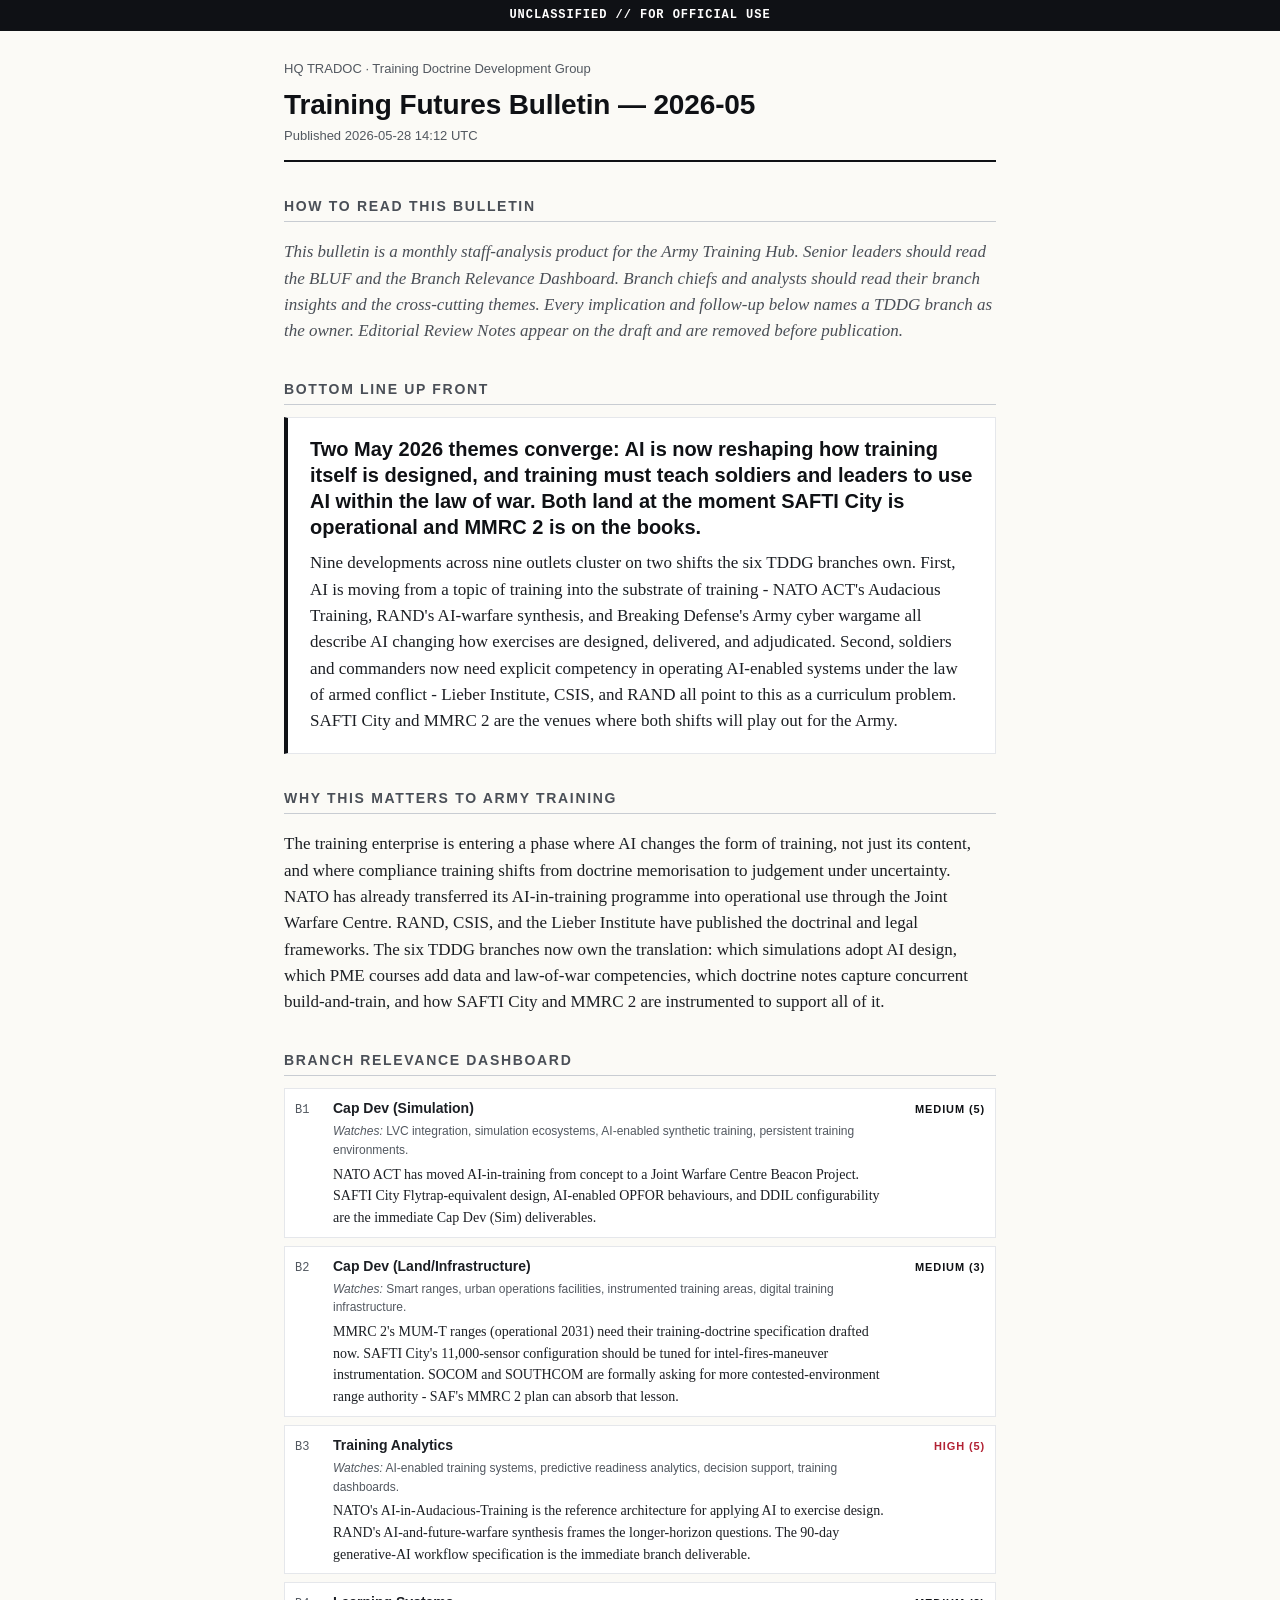
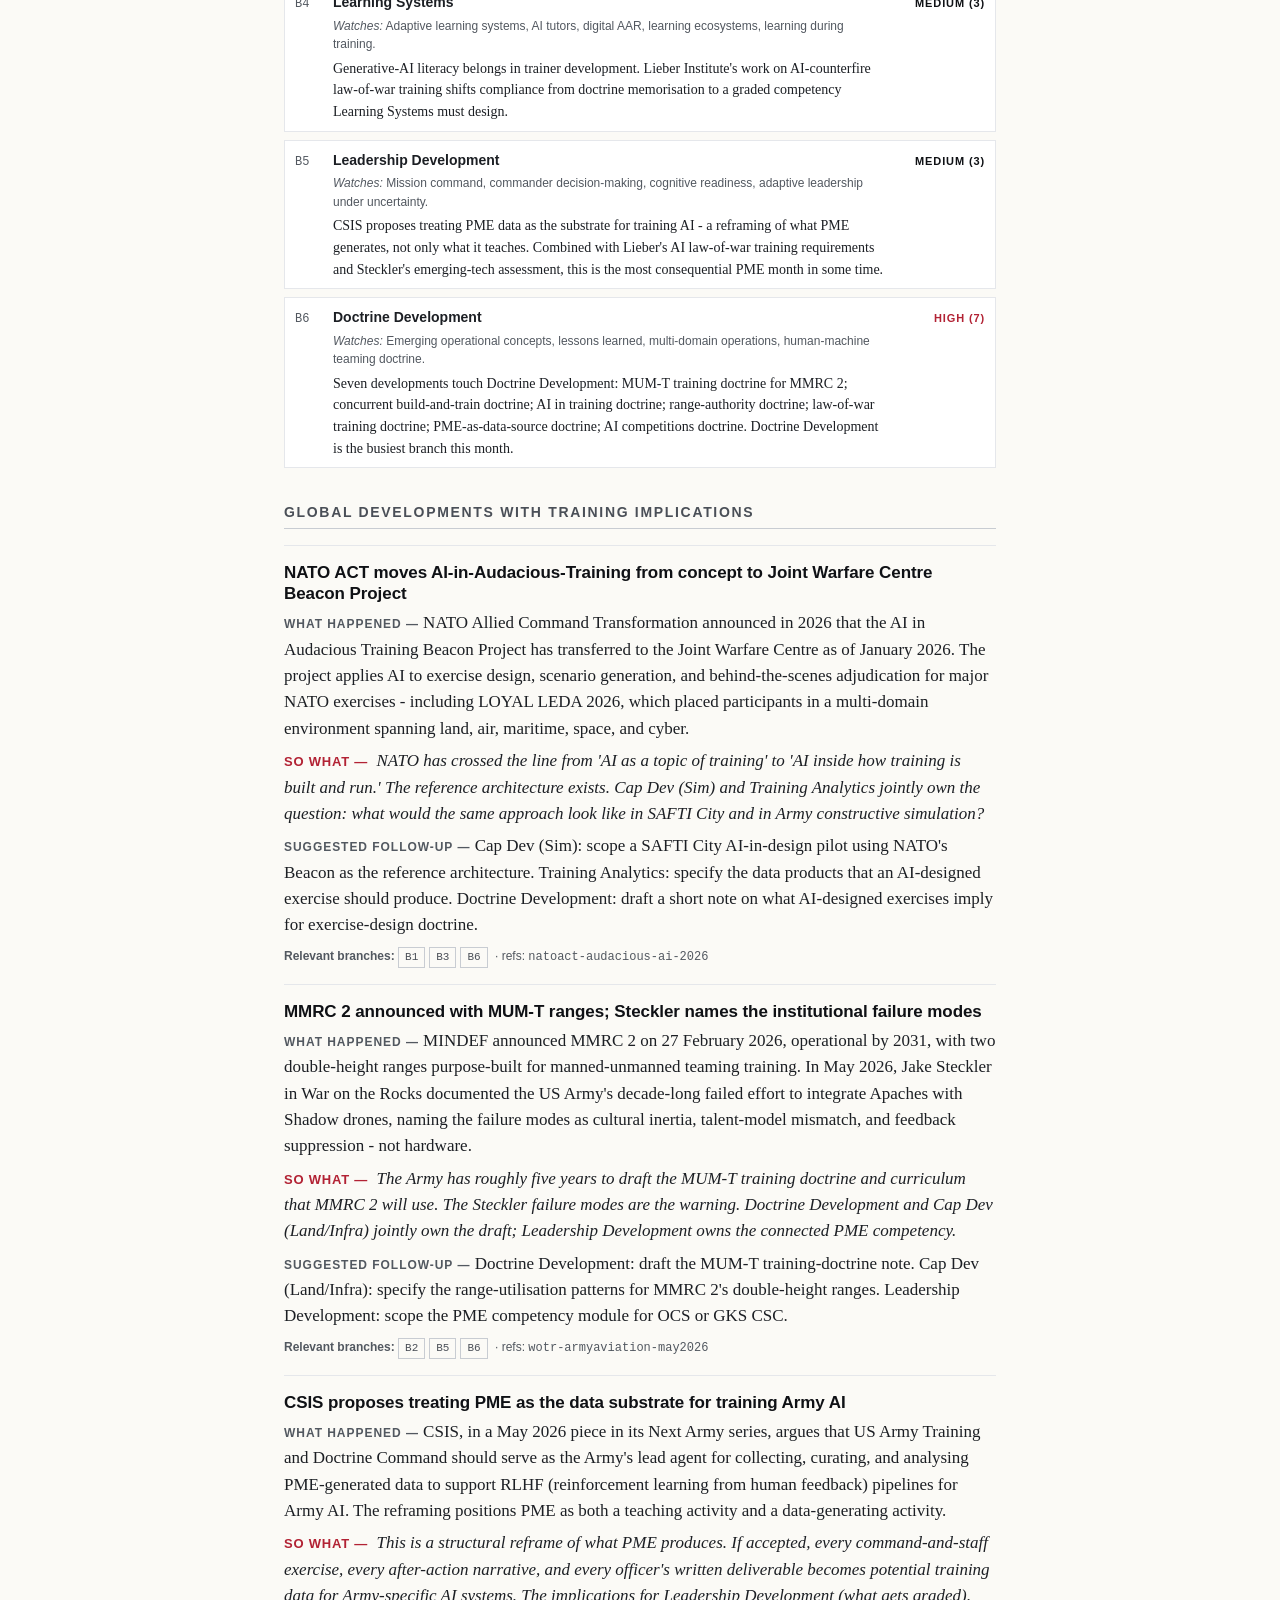
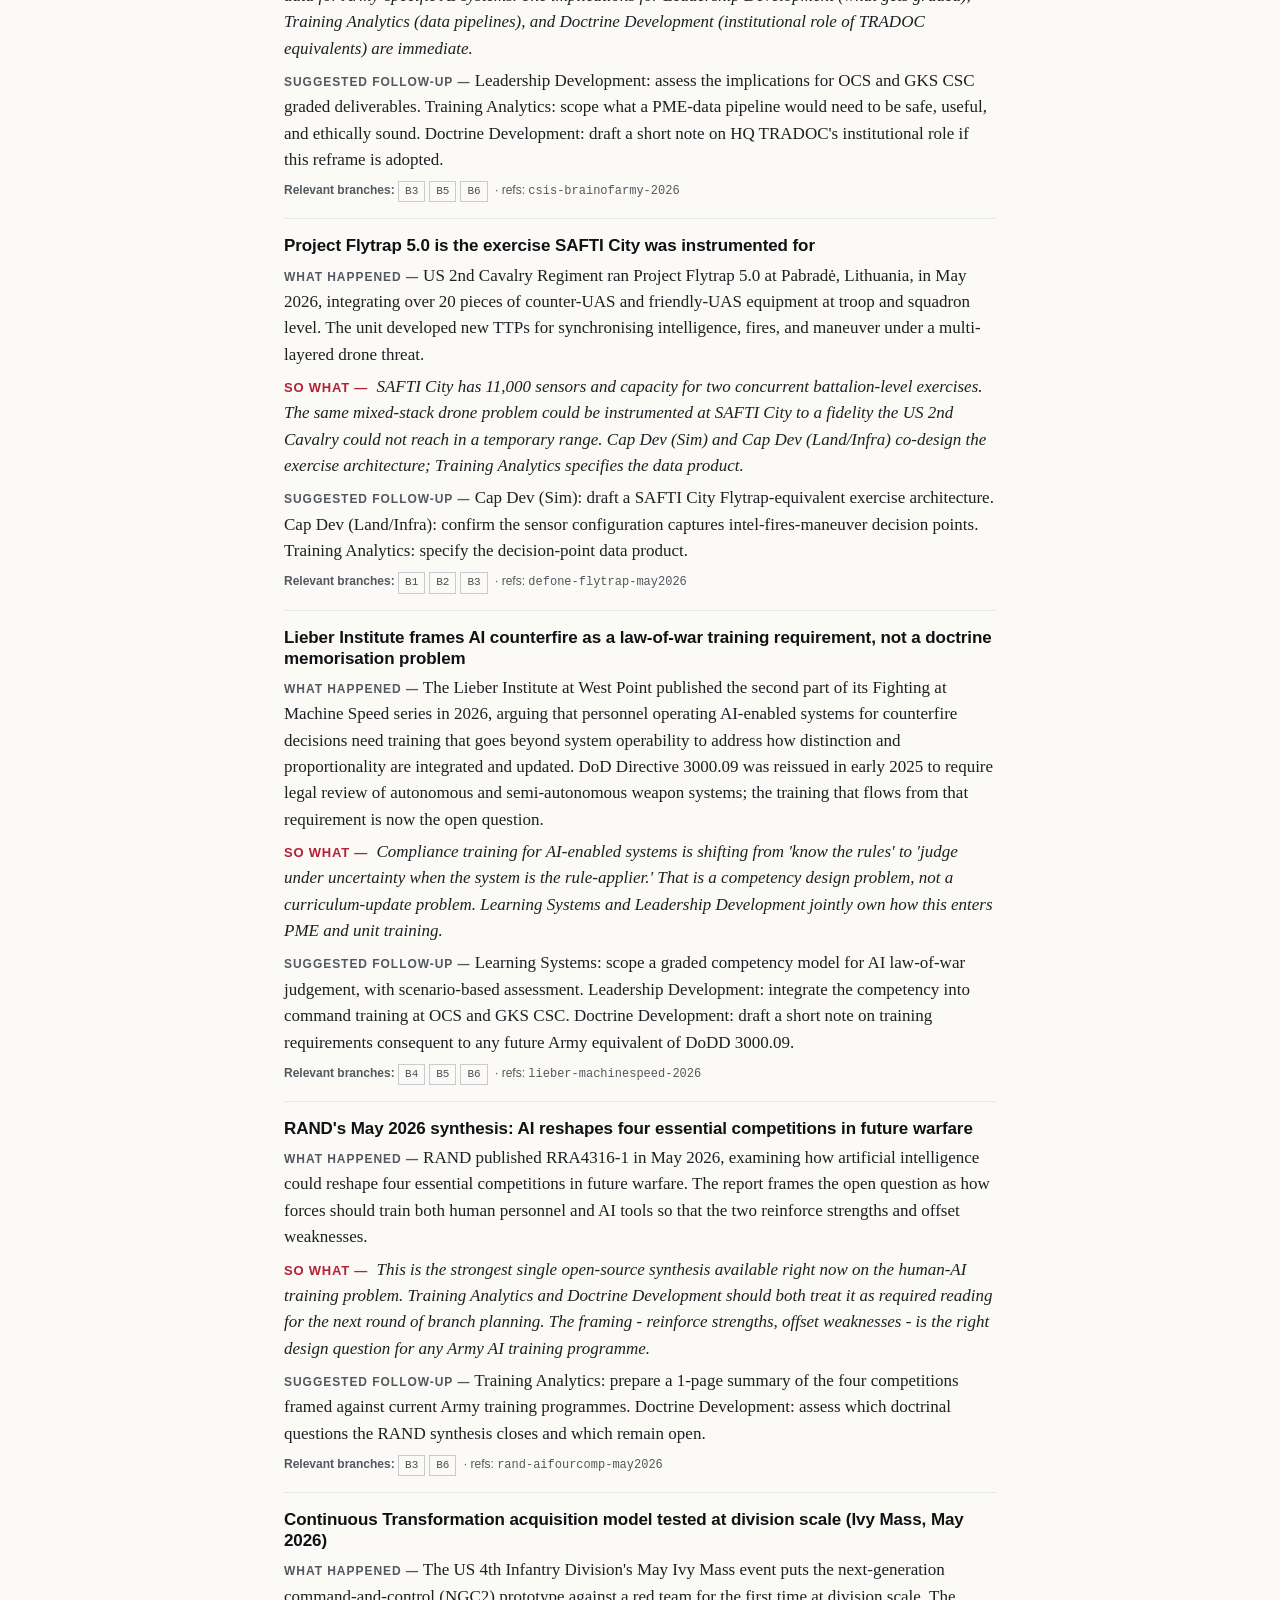
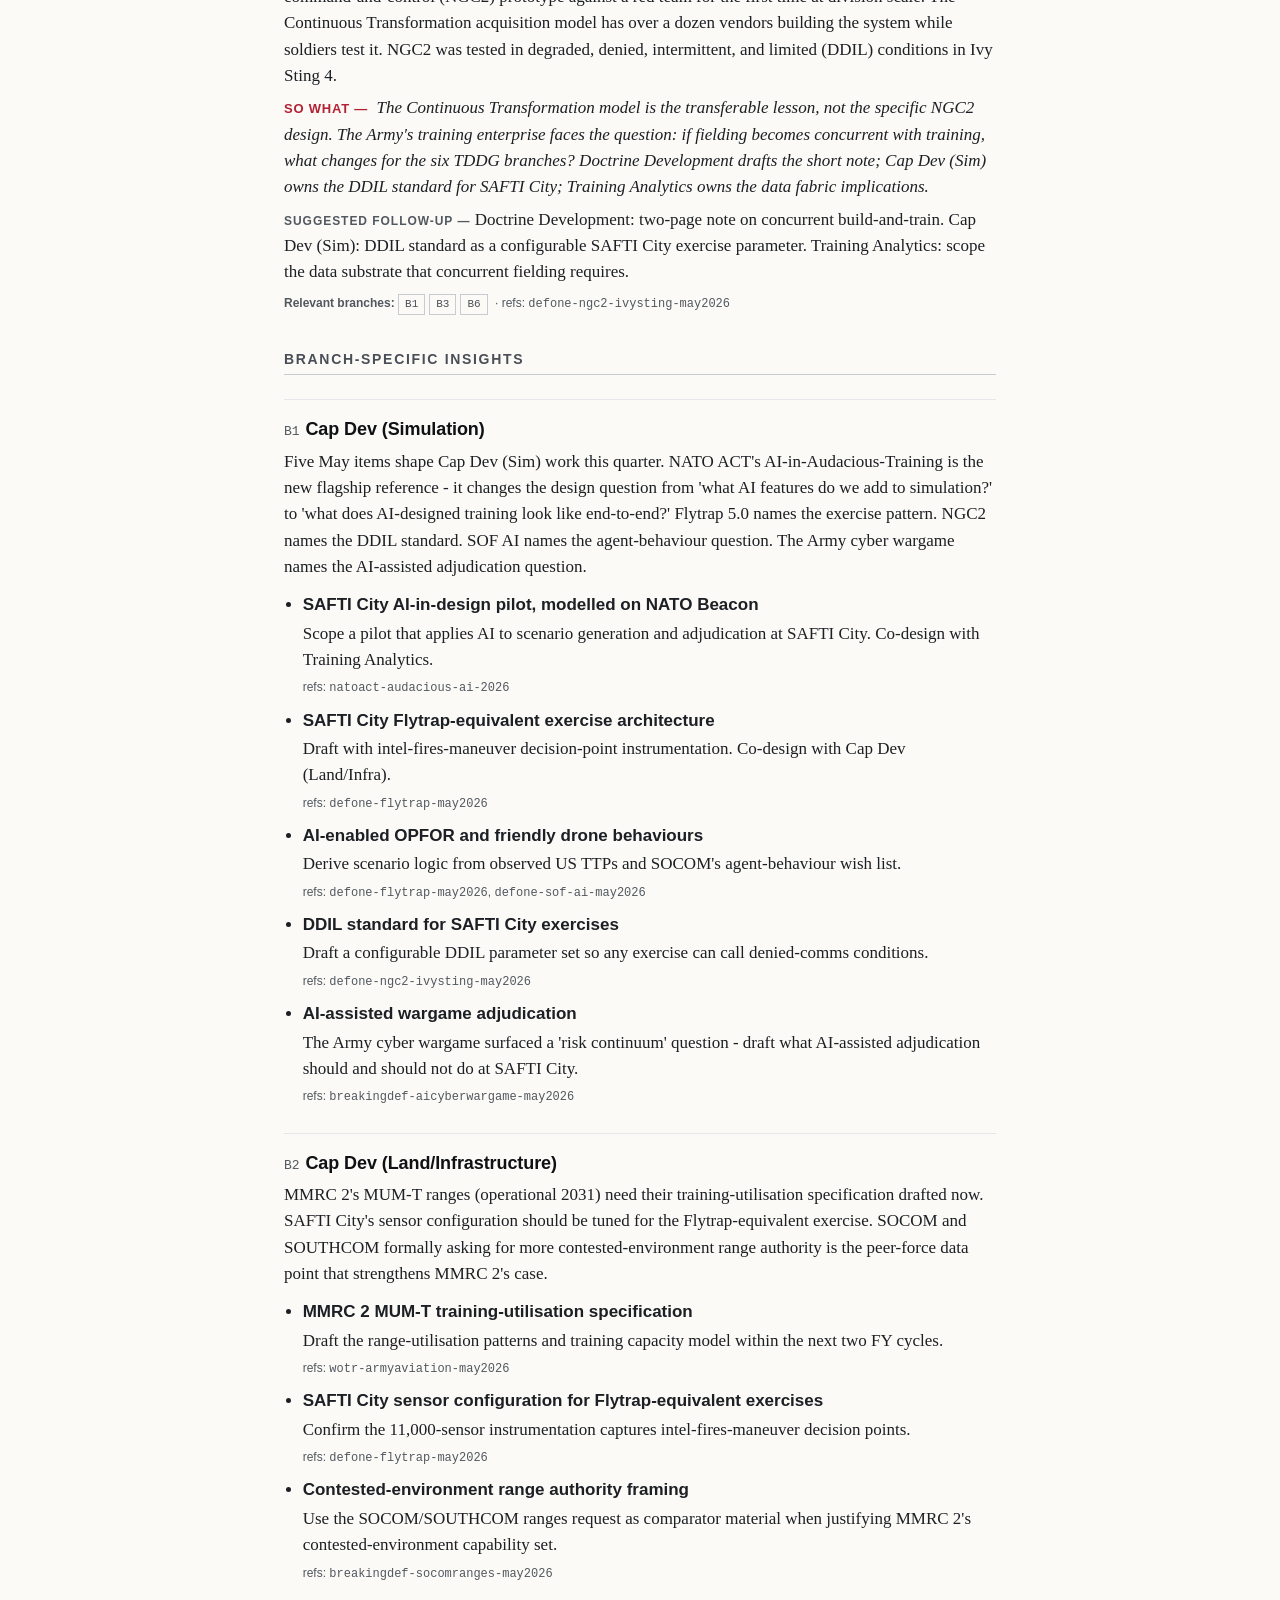
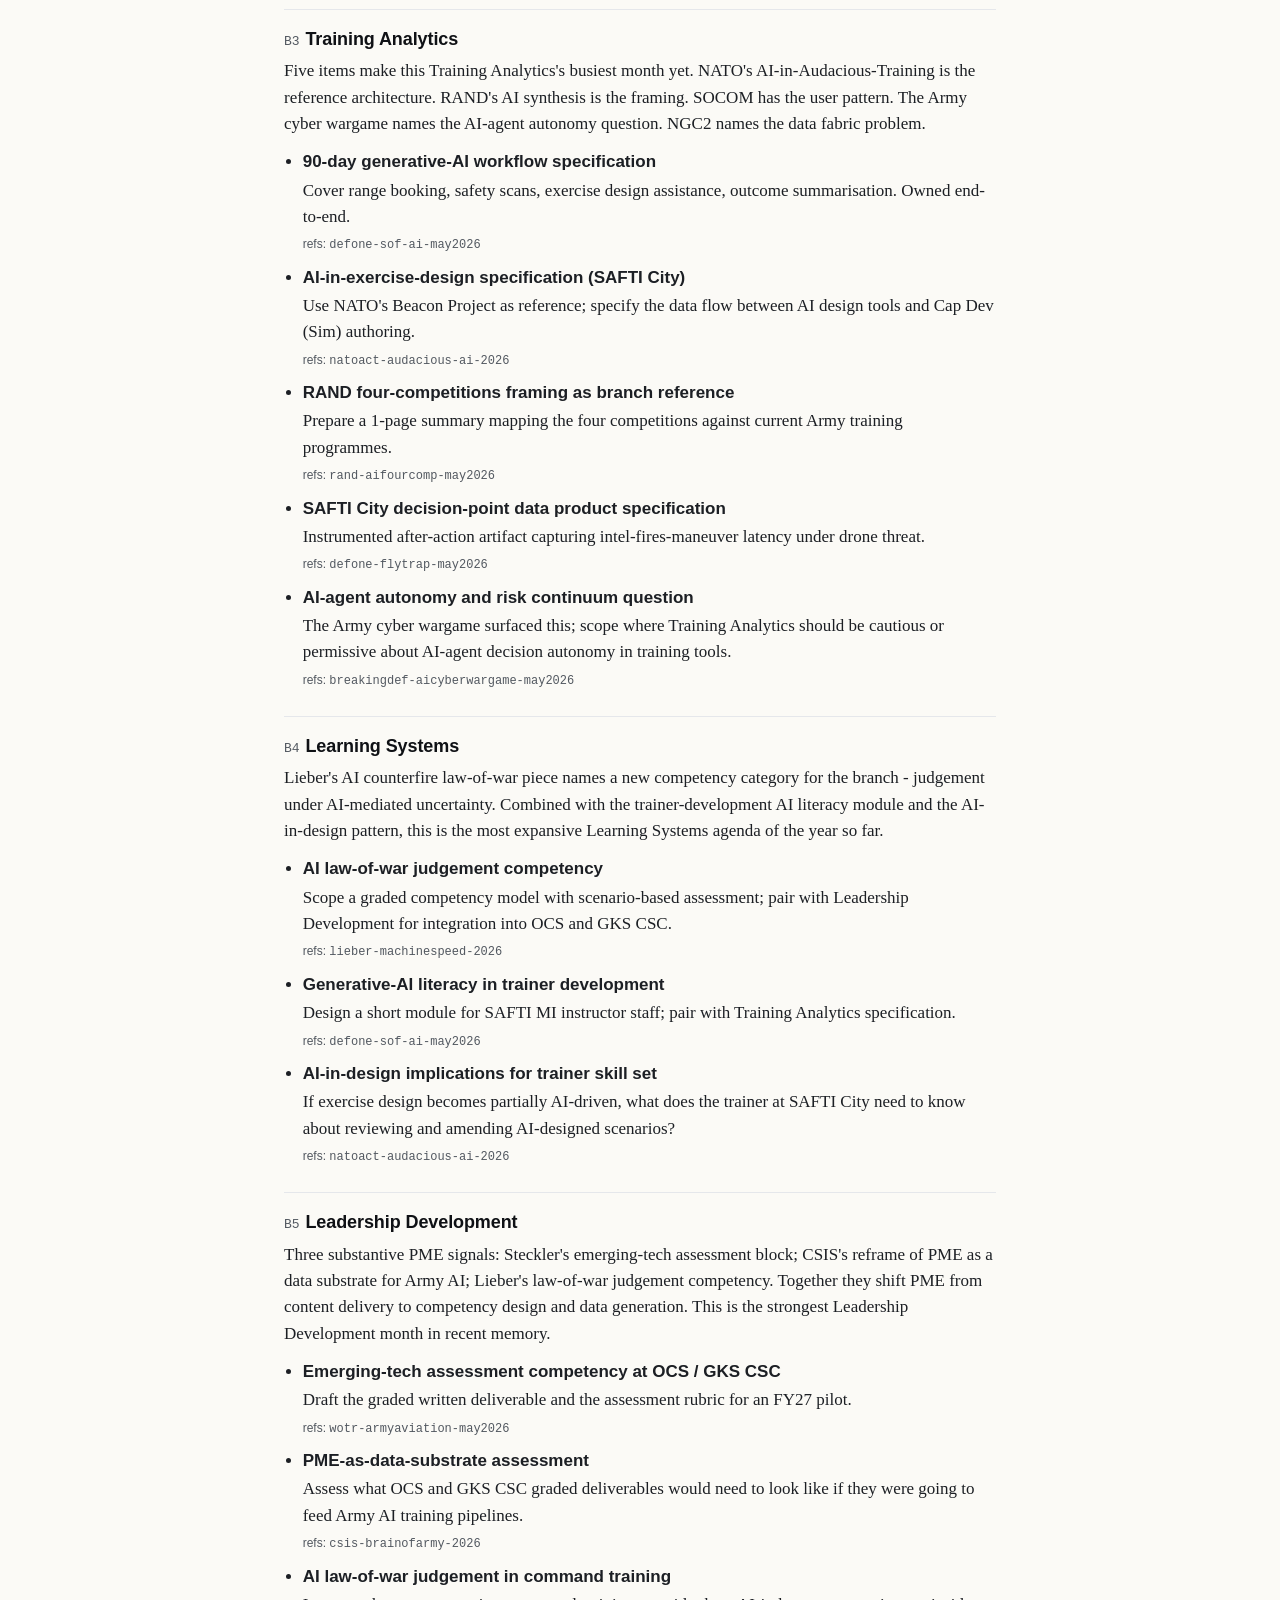
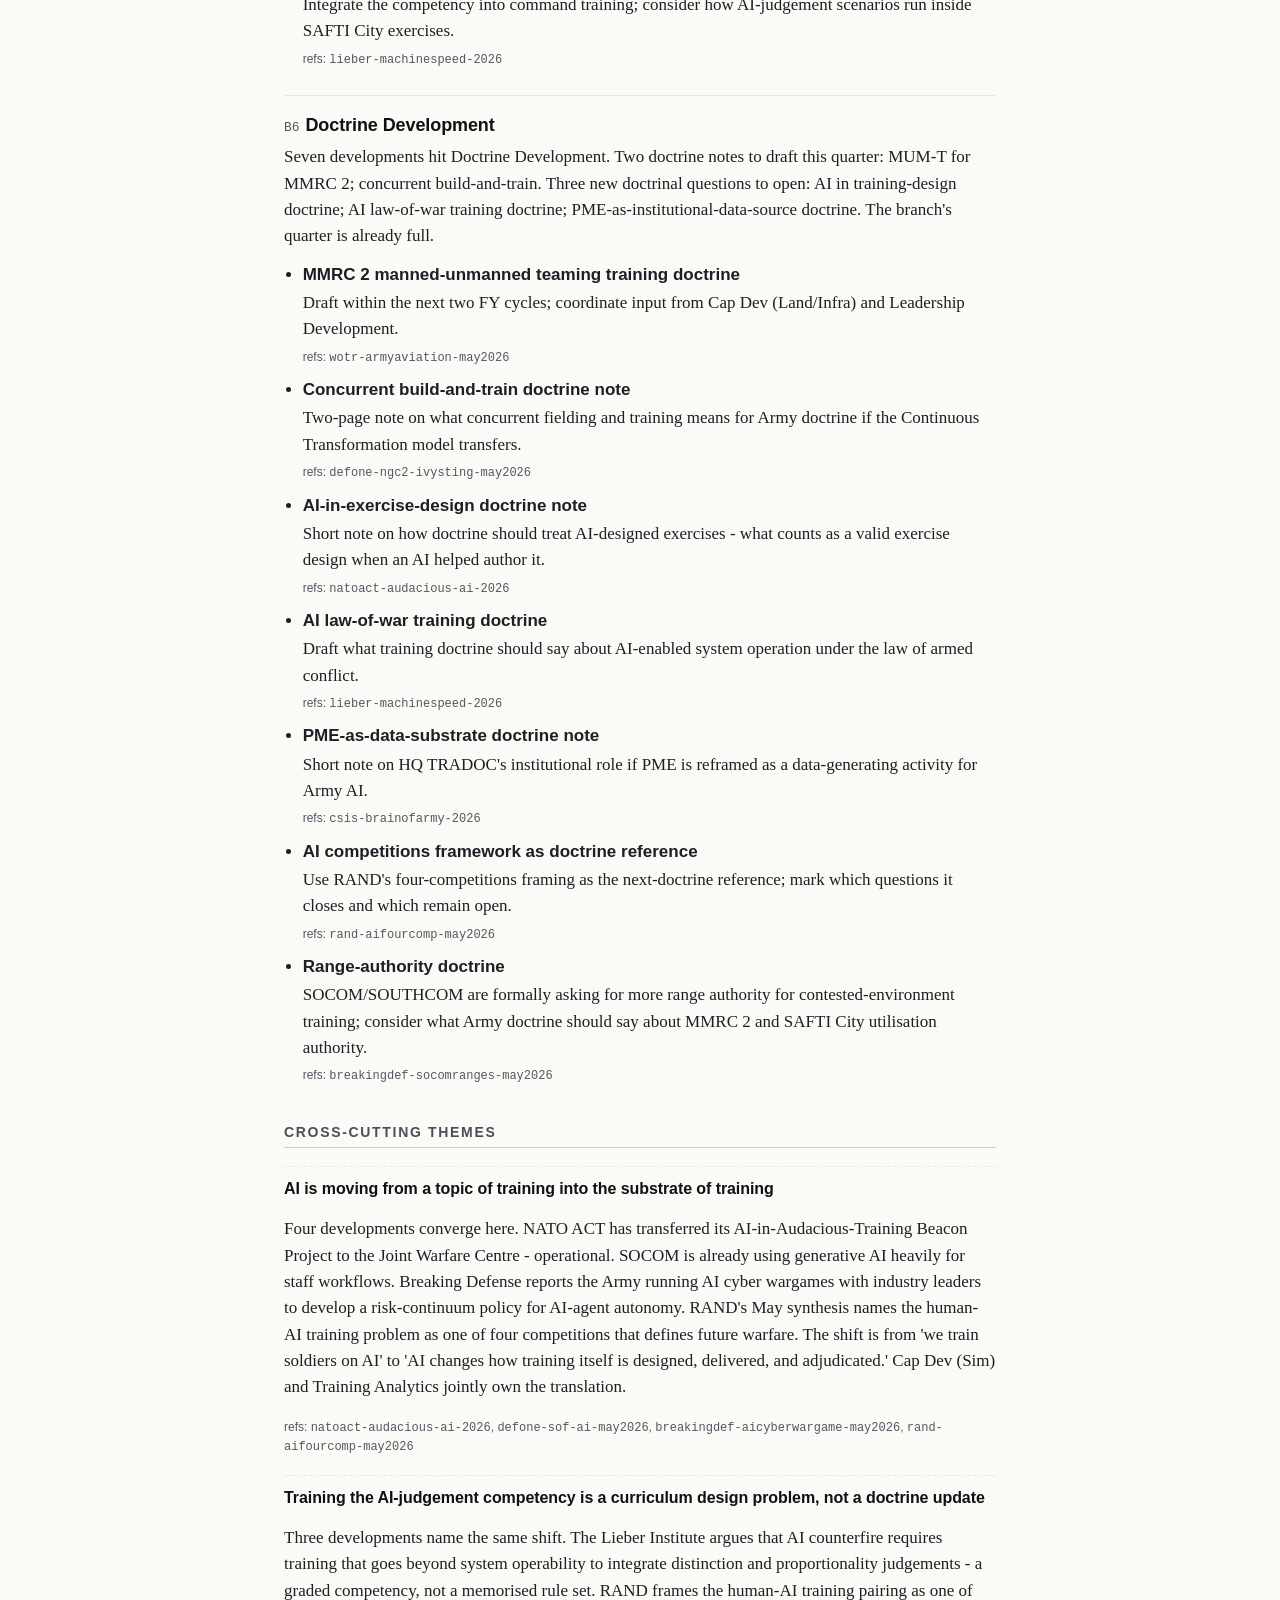
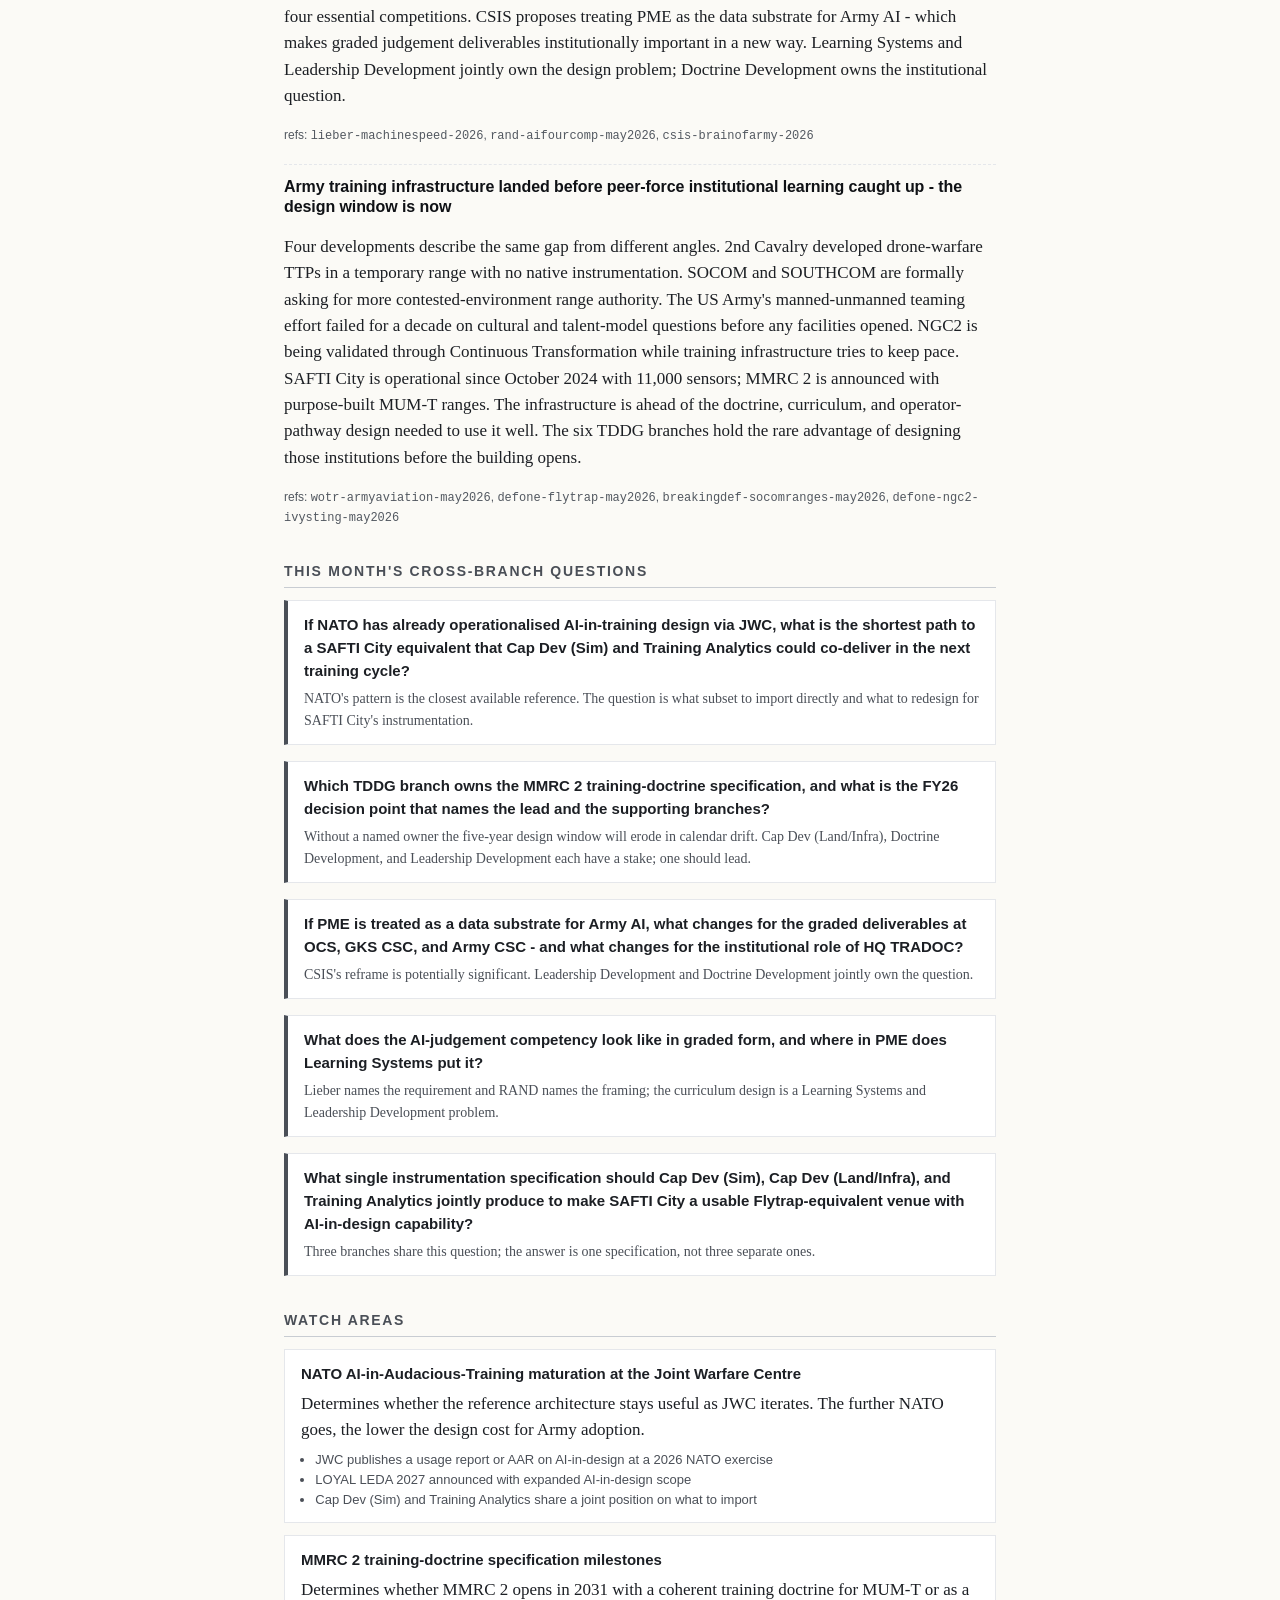
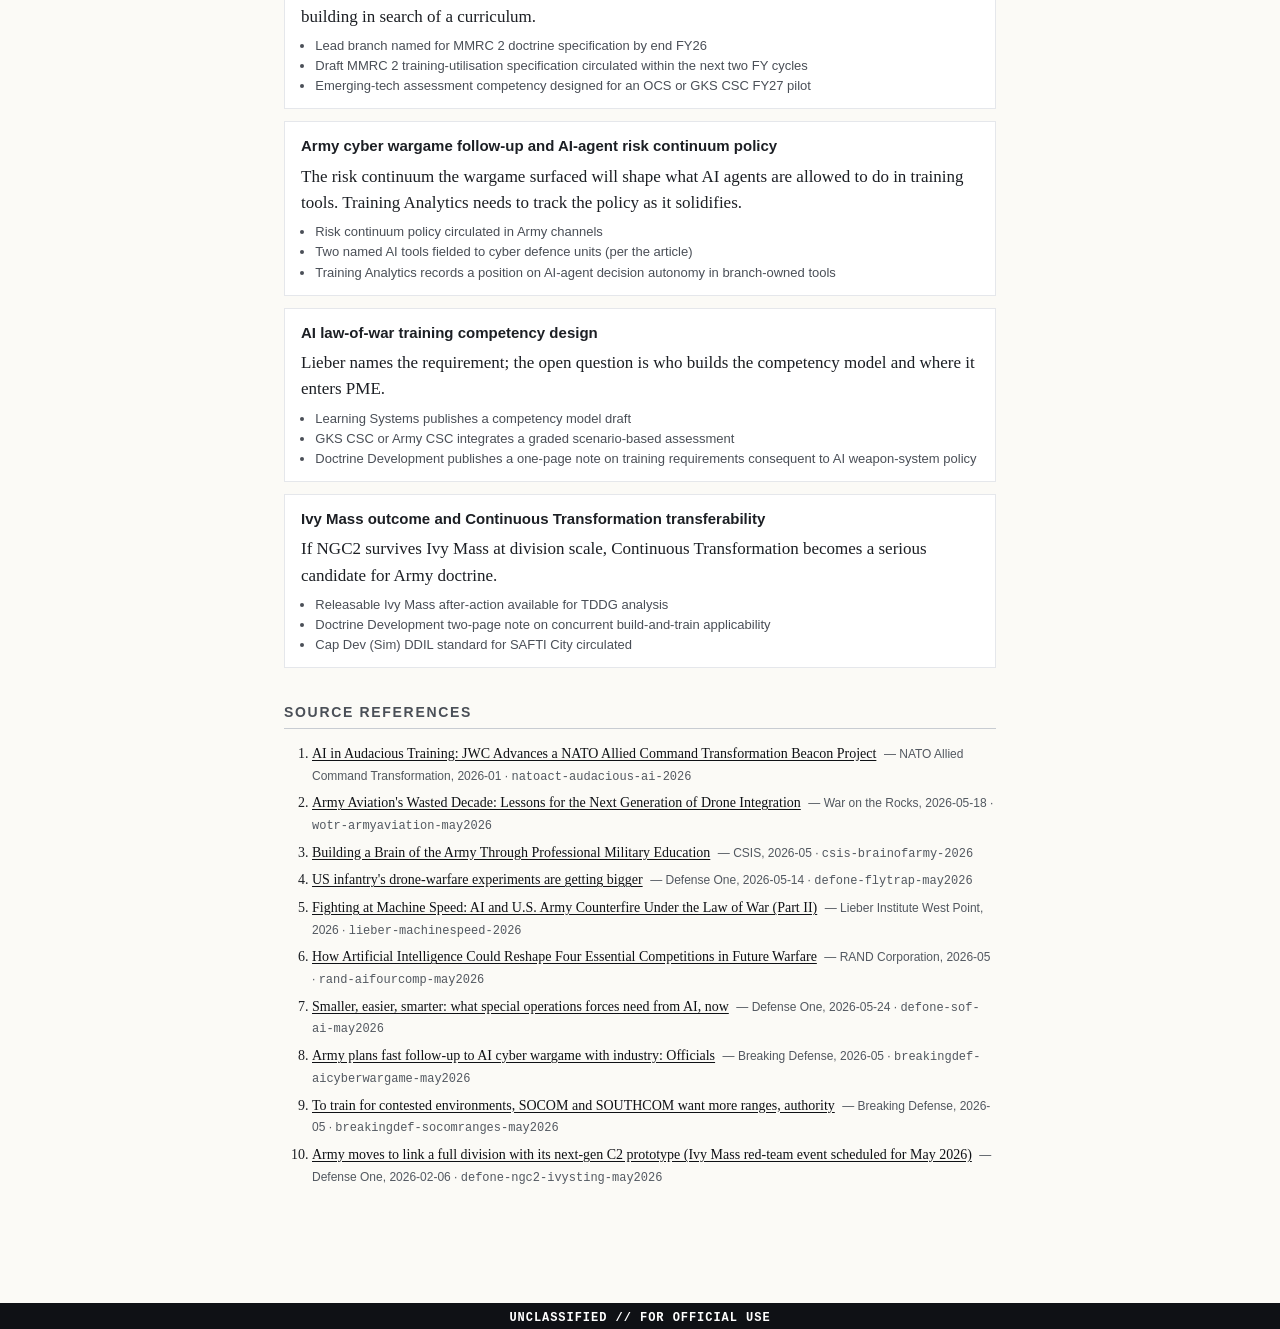
<file: bulletins/published/2026-05/index.html>
<!doctype html>
<html lang="en">
<head>
<meta charset="utf-8">
<meta name="viewport" content="width=device-width, initial-scale=1">
<title>TDDG Training Futures Bulletin — 2026-05</title>
<style>
/* ---- typography ----------------------------------------------------- */
:root {
  --c-ink: #0f1115;
  --c-body: #1c1f24;
  --c-muted: #525860;
  --c-line: #c8ccd2;
  --c-line-soft: #e5e7eb;
  --c-accent: #4a4f57;
  --c-bg: #fbfaf6;
  --c-card: #ffffff;
  --c-watermark: rgba(178, 34, 52, 0.07);
  --c-warning: #b22234;
  --c-warning-bg: #fff5f6;
  --serif: Georgia, "Iowan Old Style", "Palatino Linotype", Palatino, serif;
  --sans: -apple-system, BlinkMacSystemFont, "Segoe UI", Roboto, Oxygen, Ubuntu, Cantarell, "Helvetica Neue", sans-serif;
  --mono: ui-monospace, SFMono-Regular, "SF Mono", Menlo, Consolas, monospace;
}

* { box-sizing: border-box; }

html, body {
  margin: 0;
  padding: 0;
  background: var(--c-bg);
  color: var(--c-body);
  font-family: var(--serif);
  font-size: 17px;
  line-height: 1.55;
  -webkit-text-size-adjust: 100%;
}

h1, h2, h3, h4, h5, .sans {
  font-family: var(--sans);
  color: var(--c-ink);
  letter-spacing: -0.005em;
  line-height: 1.25;
}

a { color: var(--c-ink); text-underline-offset: 2px; }
a:hover { color: var(--c-warning); }

/* ---- classification header / footer (draft) ------------------------- */
.classification {
  font-family: var(--mono);
  font-size: 12px;
  font-weight: 700;
  text-align: center;
  letter-spacing: 0.08em;
  padding: 6px 12px;
  background: var(--c-warning);
  color: #fff;
  text-transform: uppercase;
}
.classification.bottom { border-top: 0; }

/* ---- watermark (draft only) ----------------------------------------- */

main {
  position: relative;
  z-index: 1;
  max-width: 760px;
  margin: 0 auto;
  padding: 28px 24px 80px;
}

/* ---- masthead -------------------------------------------------------- */
.masthead {
  border-bottom: 2px solid var(--c-ink);
  padding-bottom: 14px;
  margin-bottom: 28px;
}
.masthead h1 {
  font-size: 28px;
  margin: 8px 0 4px;
  font-weight: 700;
}
.masthead .meta {
  font-family: var(--sans);
  font-size: 13px;
  color: var(--c-muted);
}

/* ---- section blocks -------------------------------------------------- */
section { margin: 36px 0; }
section > h2 {
  font-size: 14px;
  text-transform: uppercase;
  letter-spacing: 0.12em;
  margin: 0 0 12px;
  padding-bottom: 6px;
  border-bottom: 1px solid var(--c-line);
  color: var(--c-accent);
  font-weight: 700;
}

/* ---- BLUF ------------------------------------------------------------ */
.bluf {
  background: var(--c-card);
  border: 1px solid var(--c-line-soft);
  border-left: 4px solid var(--c-ink);
  padding: 18px 22px;
  margin-bottom: 36px;
}
.bluf .headline {
  font-family: var(--sans);
  font-size: 20px;
  font-weight: 700;
  margin: 0 0 10px;
  line-height: 1.3;
  color: var(--c-ink);
}
.bluf .summary { margin: 0; }

/* ---- branch relevance dashboard ------------------------------------- */
.dashboard {
  display: grid;
  grid-template-columns: 1fr;
  gap: 8px;
}
.dashboard .row {
  display: grid;
  grid-template-columns: 28px 1fr 70px;
  gap: 10px;
  align-items: baseline;
  padding: 8px 10px;
  background: var(--c-card);
  border: 1px solid var(--c-line-soft);
}
.dashboard .row .id {
  font-family: var(--mono);
  font-size: 12px;
  color: var(--c-muted);
}
.dashboard .row .body { font-size: 15px; }
.dashboard .row .body .name {
  font-family: var(--sans);
  font-weight: 700;
  font-size: 14px;
  margin-right: 6px;
}
.dashboard .row .intensity {
  font-family: var(--sans);
  font-size: 11px;
  text-transform: uppercase;
  letter-spacing: 0.08em;
  text-align: right;
  color: var(--c-muted);
}
.dashboard .row .intensity[data-level="high"]   { color: var(--c-warning); font-weight: 700; }
.dashboard .row .intensity[data-level="medium"] { color: var(--c-ink); font-weight: 700; }

/* ---- key developments ----------------------------------------------- */
.key-dev {
  border-top: 1px solid var(--c-line-soft);
  padding-top: 16px;
  margin-top: 16px;
}
.key-dev:first-child { border-top: none; padding-top: 0; margin-top: 0; }
.key-dev h3 {
  font-size: 17px;
  margin: 0 0 6px;
  font-weight: 700;
}
.key-dev .what  { margin: 4px 0; }
.key-dev .sowhat {
  margin: 6px 0 0;
  font-style: italic;
  color: var(--c-body);
}
.key-dev .sowhat::before {
  content: "So what — ";
  font-style: normal;
  font-family: var(--sans);
  font-weight: 700;
  font-size: 13px;
  text-transform: uppercase;
  letter-spacing: 0.06em;
  color: var(--c-warning);
  margin-right: 4px;
}
.tags {
  margin-top: 8px;
  font-family: var(--sans);
  font-size: 12px;
  color: var(--c-muted);
}
.tag-branch {
  display: inline-block;
  font-family: var(--mono);
  font-size: 11px;
  padding: 1px 6px;
  border: 1px solid var(--c-line);
  margin-right: 4px;
  color: var(--c-accent);
}

/* ---- per-branch sections -------------------------------------------- */
.branch-section { margin-top: 24px; padding-top: 18px; border-top: 1px solid var(--c-line-soft); }
.branch-section:first-child { border-top: none; padding-top: 0; }
.branch-section h3 {
  font-size: 18px;
  margin: 0 0 4px;
}
.branch-section h3 .num {
  font-family: var(--mono);
  font-size: 13px;
  color: var(--c-muted);
  font-weight: 400;
  margin-right: 6px;
}
.branch-section .summary { margin: 8px 0 12px; }
.branch-section ul.items { margin: 0; padding-left: 1.1em; }
.branch-section ul.items li { margin-bottom: 8px; }
.branch-section ul.items .item-title { font-family: var(--sans); font-weight: 700; }
.branch-section ul.items .item-impl { display: block; margin-top: 2px; }

/* ---- cross-cutting themes ------------------------------------------- */
.theme {
  margin-top: 18px;
  padding-top: 12px;
  border-top: 1px dashed var(--c-line-soft);
}
.theme:first-child { border-top: none; padding-top: 0; margin-top: 0; }
.theme h3 { font-size: 16px; margin: 0 0 6px; }

/* ---- watch areas ----------------------------------------------------- */
.watch {
  background: var(--c-card);
  border: 1px solid var(--c-line-soft);
  padding: 12px 16px;
  margin-bottom: 12px;
}
.watch .signal {
  font-family: var(--sans);
  font-weight: 700;
  font-size: 15px;
  margin: 0;
}
.watch .why { margin: 6px 0; }
.watch ul.indicators {
  font-family: var(--sans);
  font-size: 13px;
  margin: 6px 0 0;
  padding-left: 1.1em;
  color: var(--c-accent);
}

/* ---- source references ---------------------------------------------- */
.sources { font-size: 14px; }
.sources ol { padding-left: 2em; }
.sources li { margin-bottom: 6px; }
.sources .src-meta {
  font-family: var(--sans);
  font-size: 12px;
  color: var(--c-muted);
  margin-left: 4px;
}

/* ---- issues panel (sanity check, draft only) ------------------------ */
.issues {
  background: var(--c-warning-bg);
  border-left: 4px solid var(--c-warning);
  padding: 14px 18px;
  margin: 28px 0;
  font-family: var(--sans);
  font-size: 13px;
}
.issues h2 {
  margin-top: 0;
  font-size: 13px;
  text-transform: uppercase;
  letter-spacing: 0.1em;
  color: var(--c-warning);
}
.issues table { border-collapse: collapse; width: 100%; margin-top: 6px; }
.issues th, .issues td {
  text-align: left;
  vertical-align: top;
  padding: 4px 8px;
  border-bottom: 1px solid #f0d6d8;
  font-size: 12.5px;
}
.issues th { font-weight: 700; }
.issues .sev-high { color: var(--c-warning); font-weight: 700; }
.issues .empty { font-style: italic; color: var(--c-muted); }

/* ---- responsive ----------------------------------------------------- */
@media (max-width: 520px) {
  html, body { font-size: 16px; }
  main { padding: 18px 16px 60px; }
  .masthead h1 { font-size: 22px; }
  body::before { font-size: 26vw; }
}

/* ---- print ---------------------------------------------------------- */
@media print {
  :root { --c-bg: #fff; --c-card: #fff; }
  body { font-size: 11pt; line-height: 1.4; }
  body::before { color: rgba(178,34,52,0.06); font-size: 100pt; }
  .classification { background: #000; color: #fff; }
  .issues { background: #fff; border-color: #000; }
  a { color: var(--c-ink); text-decoration: none; }
  a[href]::after { content: " (" attr(href) ")"; font-size: 9pt; color: #444; }
  section { page-break-inside: avoid; }
  .branch-section, .key-dev, .theme, .watch { page-break-inside: avoid; }
}
</style>
</head>
<body>

<div class="classification top" style="background:#0f1115">UNCLASSIFIED // FOR OFFICIAL USE</div>

<main>

  <header class="masthead">
    <div class="meta">HQ TRADOC · Training Doctrine Development Group</div>
    <h1>Training Futures Bulletin — 2026-05</h1>
    <div class="meta">
Published 2026-05-28 14:12 UTC    </div>
  </header>

  <section>
    <h2>How to Read This Bulletin</h2>
    <p style="font-style: italic; color: var(--c-accent);">This bulletin is a monthly staff-analysis product for the Army Training Hub. Senior leaders should read the BLUF and the Branch Relevance Dashboard. Branch chiefs and analysts should read their branch insights and the cross-cutting themes. Every implication and follow-up below names a TDDG branch as the owner. Editorial Review Notes appear on the draft and are removed before publication.</p>
  </section>

  <section>
    <h2>Bottom Line Up Front</h2>
    <div class="bluf">
      <p class="headline">Two May 2026 themes converge: AI is now reshaping how training itself is designed, and training must teach soldiers and leaders to use AI within the law of war. Both land at the moment SAFTI City is operational and MMRC 2 is on the books.</p>
      <p class="summary">Nine developments across nine outlets cluster on two shifts the six TDDG branches own. First, AI is moving from a topic of training into the substrate of training - NATO ACT&#39;s Audacious Training, RAND&#39;s AI-warfare synthesis, and Breaking Defense&#39;s Army cyber wargame all describe AI changing how exercises are designed, delivered, and adjudicated. Second, soldiers and commanders now need explicit competency in operating AI-enabled systems under the law of armed conflict - Lieber Institute, CSIS, and RAND all point to this as a curriculum problem. SAFTI City and MMRC 2 are the venues where both shifts will play out for the Army.</p>
    </div>
  </section>

  <section>
    <h2>Why This Matters to Army Training</h2>
    <p>The training enterprise is entering a phase where AI changes the form of training, not just its content, and where compliance training shifts from doctrine memorisation to judgement under uncertainty. NATO has already transferred its AI-in-training programme into operational use through the Joint Warfare Centre. RAND, CSIS, and the Lieber Institute have published the doctrinal and legal frameworks. The six TDDG branches now own the translation: which simulations adopt AI design, which PME courses add data and law-of-war competencies, which doctrine notes capture concurrent build-and-train, and how SAFTI City and MMRC 2 are instrumented to support all of it.</p>
  </section>

  <section>
    <h2>Branch Relevance Dashboard</h2>
    <div class="dashboard">
      <div class="row" style="grid-template-columns: 28px 1fr 90px;">
        <div class="id">B1</div>
        <div class="body">
          <div><span class="name">Cap Dev (Simulation)</span></div>
          <div style="font-family: var(--sans); font-size: 12px; color: var(--c-muted); margin: 2px 0 4px;">
            <em>Watches:</em> LVC integration, simulation ecosystems, AI-enabled synthetic training, persistent training environments.
          </div>
          <div style="font-size: 14px;">NATO ACT has moved AI-in-training from concept to a Joint Warfare Centre Beacon Project. SAFTI City Flytrap-equivalent design, AI-enabled OPFOR behaviours, and DDIL configurability are the immediate Cap Dev (Sim) deliverables.</div>
        </div>
        <div class="intensity" data-level="medium">
          medium (5)
        </div>
      </div>
      <div class="row" style="grid-template-columns: 28px 1fr 90px;">
        <div class="id">B2</div>
        <div class="body">
          <div><span class="name">Cap Dev (Land/Infrastructure)</span></div>
          <div style="font-family: var(--sans); font-size: 12px; color: var(--c-muted); margin: 2px 0 4px;">
            <em>Watches:</em> Smart ranges, urban operations facilities, instrumented training areas, digital training infrastructure.
          </div>
          <div style="font-size: 14px;">MMRC 2&#39;s MUM-T ranges (operational 2031) need their training-doctrine specification drafted now. SAFTI City&#39;s 11,000-sensor configuration should be tuned for intel-fires-maneuver instrumentation. SOCOM and SOUTHCOM are formally asking for more contested-environment range authority - SAF&#39;s MMRC 2 plan can absorb that lesson.</div>
        </div>
        <div class="intensity" data-level="medium">
          medium (3)
        </div>
      </div>
      <div class="row" style="grid-template-columns: 28px 1fr 90px;">
        <div class="id">B3</div>
        <div class="body">
          <div><span class="name">Training Analytics</span></div>
          <div style="font-family: var(--sans); font-size: 12px; color: var(--c-muted); margin: 2px 0 4px;">
            <em>Watches:</em> AI-enabled training systems, predictive readiness analytics, decision support, training dashboards.
          </div>
          <div style="font-size: 14px;">NATO&#39;s AI-in-Audacious-Training is the reference architecture for applying AI to exercise design. RAND&#39;s AI-and-future-warfare synthesis frames the longer-horizon questions. The 90-day generative-AI workflow specification is the immediate branch deliverable.</div>
        </div>
        <div class="intensity" data-level="high">
          high (5)
        </div>
      </div>
      <div class="row" style="grid-template-columns: 28px 1fr 90px;">
        <div class="id">B4</div>
        <div class="body">
          <div><span class="name">Learning Systems</span></div>
          <div style="font-family: var(--sans); font-size: 12px; color: var(--c-muted); margin: 2px 0 4px;">
            <em>Watches:</em> Adaptive learning systems, AI tutors, digital AAR, learning ecosystems, learning during training.
          </div>
          <div style="font-size: 14px;">Generative-AI literacy belongs in trainer development. Lieber Institute&#39;s work on AI-counterfire law-of-war training shifts compliance from doctrine memorisation to a graded competency Learning Systems must design.</div>
        </div>
        <div class="intensity" data-level="medium">
          medium (3)
        </div>
      </div>
      <div class="row" style="grid-template-columns: 28px 1fr 90px;">
        <div class="id">B5</div>
        <div class="body">
          <div><span class="name">Leadership Development</span></div>
          <div style="font-family: var(--sans); font-size: 12px; color: var(--c-muted); margin: 2px 0 4px;">
            <em>Watches:</em> Mission command, commander decision-making, cognitive readiness, adaptive leadership under uncertainty.
          </div>
          <div style="font-size: 14px;">CSIS proposes treating PME data as the substrate for training AI - a reframing of what PME generates, not only what it teaches. Combined with Lieber&#39;s AI law-of-war training requirements and Steckler&#39;s emerging-tech assessment, this is the most consequential PME month in some time.</div>
        </div>
        <div class="intensity" data-level="medium">
          medium (3)
        </div>
      </div>
      <div class="row" style="grid-template-columns: 28px 1fr 90px;">
        <div class="id">B6</div>
        <div class="body">
          <div><span class="name">Doctrine Development</span></div>
          <div style="font-family: var(--sans); font-size: 12px; color: var(--c-muted); margin: 2px 0 4px;">
            <em>Watches:</em> Emerging operational concepts, lessons learned, multi-domain operations, human-machine teaming doctrine.
          </div>
          <div style="font-size: 14px;">Seven developments touch Doctrine Development: MUM-T training doctrine for MMRC 2; concurrent build-and-train doctrine; AI in training doctrine; range-authority doctrine; law-of-war training doctrine; PME-as-data-source doctrine; AI competitions doctrine. Doctrine Development is the busiest branch this month.</div>
        </div>
        <div class="intensity" data-level="high">
          high (7)
        </div>
      </div>
    </div>
  </section>

  <section>
    <h2>Global Developments with Training Implications</h2>
    <article class="key-dev">
      <h3>NATO ACT moves AI-in-Audacious-Training from concept to Joint Warfare Centre Beacon Project</h3>
      <p class="what"><strong style="font-family: var(--sans); font-size: 12px; text-transform: uppercase; letter-spacing: 0.08em; color: var(--c-muted);">What happened —</strong> NATO Allied Command Transformation announced in 2026 that the AI in Audacious Training Beacon Project has transferred to the Joint Warfare Centre as of January 2026. The project applies AI to exercise design, scenario generation, and behind-the-scenes adjudication for major NATO exercises - including LOYAL LEDA 2026, which placed participants in a multi-domain environment spanning land, air, maritime, space, and cyber.</p>
      <p class="sowhat">NATO has crossed the line from &#39;AI as a topic of training&#39; to &#39;AI inside how training is built and run.&#39; The reference architecture exists. Cap Dev (Sim) and Training Analytics jointly own the question: what would the same approach look like in SAFTI City and in Army constructive simulation?</p>
      <p style="margin: 6px 0 0;"><strong style="font-family: var(--sans); font-size: 12px; text-transform: uppercase; letter-spacing: 0.08em; color: var(--c-muted);">Suggested follow-up —</strong> Cap Dev (Sim): scope a SAFTI City AI-in-design pilot using NATO&#39;s Beacon as the reference architecture. Training Analytics: specify the data products that an AI-designed exercise should produce. Doctrine Development: draft a short note on what AI-designed exercises imply for exercise-design doctrine.</p>
      <div class="tags">
        <strong>Relevant branches:</strong>
<span class="tag-branch">B1</span><span class="tag-branch">B3</span><span class="tag-branch">B6</span>        · refs: <code>natoact-audacious-ai-2026</code>      </div>
    </article>
    <article class="key-dev">
      <h3>MMRC 2 announced with MUM-T ranges; Steckler names the institutional failure modes</h3>
      <p class="what"><strong style="font-family: var(--sans); font-size: 12px; text-transform: uppercase; letter-spacing: 0.08em; color: var(--c-muted);">What happened —</strong> MINDEF announced MMRC 2 on 27 February 2026, operational by 2031, with two double-height ranges purpose-built for manned-unmanned teaming training. In May 2026, Jake Steckler in War on the Rocks documented the US Army&#39;s decade-long failed effort to integrate Apaches with Shadow drones, naming the failure modes as cultural inertia, talent-model mismatch, and feedback suppression - not hardware.</p>
      <p class="sowhat">The Army has roughly five years to draft the MUM-T training doctrine and curriculum that MMRC 2 will use. The Steckler failure modes are the warning. Doctrine Development and Cap Dev (Land/Infra) jointly own the draft; Leadership Development owns the connected PME competency.</p>
      <p style="margin: 6px 0 0;"><strong style="font-family: var(--sans); font-size: 12px; text-transform: uppercase; letter-spacing: 0.08em; color: var(--c-muted);">Suggested follow-up —</strong> Doctrine Development: draft the MUM-T training-doctrine note. Cap Dev (Land/Infra): specify the range-utilisation patterns for MMRC 2&#39;s double-height ranges. Leadership Development: scope the PME competency module for OCS or GKS CSC.</p>
      <div class="tags">
        <strong>Relevant branches:</strong>
<span class="tag-branch">B2</span><span class="tag-branch">B5</span><span class="tag-branch">B6</span>        · refs: <code>wotr-armyaviation-may2026</code>      </div>
    </article>
    <article class="key-dev">
      <h3>CSIS proposes treating PME as the data substrate for training Army AI</h3>
      <p class="what"><strong style="font-family: var(--sans); font-size: 12px; text-transform: uppercase; letter-spacing: 0.08em; color: var(--c-muted);">What happened —</strong> CSIS, in a May 2026 piece in its Next Army series, argues that US Army Training and Doctrine Command should serve as the Army&#39;s lead agent for collecting, curating, and analysing PME-generated data to support RLHF (reinforcement learning from human feedback) pipelines for Army AI. The reframing positions PME as both a teaching activity and a data-generating activity.</p>
      <p class="sowhat">This is a structural reframe of what PME produces. If accepted, every command-and-staff exercise, every after-action narrative, and every officer&#39;s written deliverable becomes potential training data for Army-specific AI systems. The implications for Leadership Development (what gets graded), Training Analytics (data pipelines), and Doctrine Development (institutional role of TRADOC equivalents) are immediate.</p>
      <p style="margin: 6px 0 0;"><strong style="font-family: var(--sans); font-size: 12px; text-transform: uppercase; letter-spacing: 0.08em; color: var(--c-muted);">Suggested follow-up —</strong> Leadership Development: assess the implications for OCS and GKS CSC graded deliverables. Training Analytics: scope what a PME-data pipeline would need to be safe, useful, and ethically sound. Doctrine Development: draft a short note on HQ TRADOC&#39;s institutional role if this reframe is adopted.</p>
      <div class="tags">
        <strong>Relevant branches:</strong>
<span class="tag-branch">B3</span><span class="tag-branch">B5</span><span class="tag-branch">B6</span>        · refs: <code>csis-brainofarmy-2026</code>      </div>
    </article>
    <article class="key-dev">
      <h3>Project Flytrap 5.0 is the exercise SAFTI City was instrumented for</h3>
      <p class="what"><strong style="font-family: var(--sans); font-size: 12px; text-transform: uppercase; letter-spacing: 0.08em; color: var(--c-muted);">What happened —</strong> US 2nd Cavalry Regiment ran Project Flytrap 5.0 at Pabradė, Lithuania, in May 2026, integrating over 20 pieces of counter-UAS and friendly-UAS equipment at troop and squadron level. The unit developed new TTPs for synchronising intelligence, fires, and maneuver under a multi-layered drone threat.</p>
      <p class="sowhat">SAFTI City has 11,000 sensors and capacity for two concurrent battalion-level exercises. The same mixed-stack drone problem could be instrumented at SAFTI City to a fidelity the US 2nd Cavalry could not reach in a temporary range. Cap Dev (Sim) and Cap Dev (Land/Infra) co-design the exercise architecture; Training Analytics specifies the data product.</p>
      <p style="margin: 6px 0 0;"><strong style="font-family: var(--sans); font-size: 12px; text-transform: uppercase; letter-spacing: 0.08em; color: var(--c-muted);">Suggested follow-up —</strong> Cap Dev (Sim): draft a SAFTI City Flytrap-equivalent exercise architecture. Cap Dev (Land/Infra): confirm the sensor configuration captures intel-fires-maneuver decision points. Training Analytics: specify the decision-point data product.</p>
      <div class="tags">
        <strong>Relevant branches:</strong>
<span class="tag-branch">B1</span><span class="tag-branch">B2</span><span class="tag-branch">B3</span>        · refs: <code>defone-flytrap-may2026</code>      </div>
    </article>
    <article class="key-dev">
      <h3>Lieber Institute frames AI counterfire as a law-of-war training requirement, not a doctrine memorisation problem</h3>
      <p class="what"><strong style="font-family: var(--sans); font-size: 12px; text-transform: uppercase; letter-spacing: 0.08em; color: var(--c-muted);">What happened —</strong> The Lieber Institute at West Point published the second part of its Fighting at Machine Speed series in 2026, arguing that personnel operating AI-enabled systems for counterfire decisions need training that goes beyond system operability to address how distinction and proportionality are integrated and updated. DoD Directive 3000.09 was reissued in early 2025 to require legal review of autonomous and semi-autonomous weapon systems; the training that flows from that requirement is now the open question.</p>
      <p class="sowhat">Compliance training for AI-enabled systems is shifting from &#39;know the rules&#39; to &#39;judge under uncertainty when the system is the rule-applier.&#39; That is a competency design problem, not a curriculum-update problem. Learning Systems and Leadership Development jointly own how this enters PME and unit training.</p>
      <p style="margin: 6px 0 0;"><strong style="font-family: var(--sans); font-size: 12px; text-transform: uppercase; letter-spacing: 0.08em; color: var(--c-muted);">Suggested follow-up —</strong> Learning Systems: scope a graded competency model for AI law-of-war judgement, with scenario-based assessment. Leadership Development: integrate the competency into command training at OCS and GKS CSC. Doctrine Development: draft a short note on training requirements consequent to any future Army equivalent of DoDD 3000.09.</p>
      <div class="tags">
        <strong>Relevant branches:</strong>
<span class="tag-branch">B4</span><span class="tag-branch">B5</span><span class="tag-branch">B6</span>        · refs: <code>lieber-machinespeed-2026</code>      </div>
    </article>
    <article class="key-dev">
      <h3>RAND&#39;s May 2026 synthesis: AI reshapes four essential competitions in future warfare</h3>
      <p class="what"><strong style="font-family: var(--sans); font-size: 12px; text-transform: uppercase; letter-spacing: 0.08em; color: var(--c-muted);">What happened —</strong> RAND published RRA4316-1 in May 2026, examining how artificial intelligence could reshape four essential competitions in future warfare. The report frames the open question as how forces should train both human personnel and AI tools so that the two reinforce strengths and offset weaknesses.</p>
      <p class="sowhat">This is the strongest single open-source synthesis available right now on the human-AI training problem. Training Analytics and Doctrine Development should both treat it as required reading for the next round of branch planning. The framing - reinforce strengths, offset weaknesses - is the right design question for any Army AI training programme.</p>
      <p style="margin: 6px 0 0;"><strong style="font-family: var(--sans); font-size: 12px; text-transform: uppercase; letter-spacing: 0.08em; color: var(--c-muted);">Suggested follow-up —</strong> Training Analytics: prepare a 1-page summary of the four competitions framed against current Army training programmes. Doctrine Development: assess which doctrinal questions the RAND synthesis closes and which remain open.</p>
      <div class="tags">
        <strong>Relevant branches:</strong>
<span class="tag-branch">B3</span><span class="tag-branch">B6</span>        · refs: <code>rand-aifourcomp-may2026</code>      </div>
    </article>
    <article class="key-dev">
      <h3>Continuous Transformation acquisition model tested at division scale (Ivy Mass, May 2026)</h3>
      <p class="what"><strong style="font-family: var(--sans); font-size: 12px; text-transform: uppercase; letter-spacing: 0.08em; color: var(--c-muted);">What happened —</strong> The US 4th Infantry Division&#39;s May Ivy Mass event puts the next-generation command-and-control (NGC2) prototype against a red team for the first time at division scale. The Continuous Transformation acquisition model has over a dozen vendors building the system while soldiers test it. NGC2 was tested in degraded, denied, intermittent, and limited (DDIL) conditions in Ivy Sting 4.</p>
      <p class="sowhat">The Continuous Transformation model is the transferable lesson, not the specific NGC2 design. The Army&#39;s training enterprise faces the question: if fielding becomes concurrent with training, what changes for the six TDDG branches? Doctrine Development drafts the short note; Cap Dev (Sim) owns the DDIL standard for SAFTI City; Training Analytics owns the data fabric implications.</p>
      <p style="margin: 6px 0 0;"><strong style="font-family: var(--sans); font-size: 12px; text-transform: uppercase; letter-spacing: 0.08em; color: var(--c-muted);">Suggested follow-up —</strong> Doctrine Development: two-page note on concurrent build-and-train. Cap Dev (Sim): DDIL standard as a configurable SAFTI City exercise parameter. Training Analytics: scope the data substrate that concurrent fielding requires.</p>
      <div class="tags">
        <strong>Relevant branches:</strong>
<span class="tag-branch">B1</span><span class="tag-branch">B3</span><span class="tag-branch">B6</span>        · refs: <code>defone-ngc2-ivysting-may2026</code>      </div>
    </article>
  </section>

  <section>
    <h2>Branch-Specific Insights</h2>
    <article class="branch-section">
      <h3><span class="num">B1</span>Cap Dev (Simulation)</h3>
<p class="summary">Five May items shape Cap Dev (Sim) work this quarter. NATO ACT&#39;s AI-in-Audacious-Training is the new flagship reference - it changes the design question from &#39;what AI features do we add to simulation?&#39; to &#39;what does AI-designed training look like end-to-end?&#39; Flytrap 5.0 names the exercise pattern. NGC2 names the DDIL standard. SOF AI names the agent-behaviour question. The Army cyber wargame names the AI-assisted adjudication question.</p>      <ul class="items">
        <li>
          <span class="item-title">SAFTI City AI-in-design pilot, modelled on NATO Beacon</span>
<span class="item-impl">Scope a pilot that applies AI to scenario generation and adjudication at SAFTI City. Co-design with Training Analytics.</span>          <span class="tags">refs: <code>natoact-audacious-ai-2026</code></span>
        </li>
        <li>
          <span class="item-title">SAFTI City Flytrap-equivalent exercise architecture</span>
<span class="item-impl">Draft with intel-fires-maneuver decision-point instrumentation. Co-design with Cap Dev (Land/Infra).</span>          <span class="tags">refs: <code>defone-flytrap-may2026</code></span>
        </li>
        <li>
          <span class="item-title">AI-enabled OPFOR and friendly drone behaviours</span>
<span class="item-impl">Derive scenario logic from observed US TTPs and SOCOM&#39;s agent-behaviour wish list.</span>          <span class="tags">refs: <code>defone-flytrap-may2026</code>, <code>defone-sof-ai-may2026</code></span>
        </li>
        <li>
          <span class="item-title">DDIL standard for SAFTI City exercises</span>
<span class="item-impl">Draft a configurable DDIL parameter set so any exercise can call denied-comms conditions.</span>          <span class="tags">refs: <code>defone-ngc2-ivysting-may2026</code></span>
        </li>
        <li>
          <span class="item-title">AI-assisted wargame adjudication</span>
<span class="item-impl">The Army cyber wargame surfaced a &#39;risk continuum&#39; question - draft what AI-assisted adjudication should and should not do at SAFTI City.</span>          <span class="tags">refs: <code>breakingdef-aicyberwargame-may2026</code></span>
        </li>
      </ul>
    </article>
    <article class="branch-section">
      <h3><span class="num">B2</span>Cap Dev (Land/Infrastructure)</h3>
<p class="summary">MMRC 2&#39;s MUM-T ranges (operational 2031) need their training-utilisation specification drafted now. SAFTI City&#39;s sensor configuration should be tuned for the Flytrap-equivalent exercise. SOCOM and SOUTHCOM formally asking for more contested-environment range authority is the peer-force data point that strengthens MMRC 2&#39;s case.</p>      <ul class="items">
        <li>
          <span class="item-title">MMRC 2 MUM-T training-utilisation specification</span>
<span class="item-impl">Draft the range-utilisation patterns and training capacity model within the next two FY cycles.</span>          <span class="tags">refs: <code>wotr-armyaviation-may2026</code></span>
        </li>
        <li>
          <span class="item-title">SAFTI City sensor configuration for Flytrap-equivalent exercises</span>
<span class="item-impl">Confirm the 11,000-sensor instrumentation captures intel-fires-maneuver decision points.</span>          <span class="tags">refs: <code>defone-flytrap-may2026</code></span>
        </li>
        <li>
          <span class="item-title">Contested-environment range authority framing</span>
<span class="item-impl">Use the SOCOM/SOUTHCOM ranges request as comparator material when justifying MMRC 2&#39;s contested-environment capability set.</span>          <span class="tags">refs: <code>breakingdef-socomranges-may2026</code></span>
        </li>
      </ul>
    </article>
    <article class="branch-section">
      <h3><span class="num">B3</span>Training Analytics</h3>
<p class="summary">Five items make this Training Analytics&#39;s busiest month yet. NATO&#39;s AI-in-Audacious-Training is the reference architecture. RAND&#39;s AI synthesis is the framing. SOCOM has the user pattern. The Army cyber wargame names the AI-agent autonomy question. NGC2 names the data fabric problem.</p>      <ul class="items">
        <li>
          <span class="item-title">90-day generative-AI workflow specification</span>
<span class="item-impl">Cover range booking, safety scans, exercise design assistance, outcome summarisation. Owned end-to-end.</span>          <span class="tags">refs: <code>defone-sof-ai-may2026</code></span>
        </li>
        <li>
          <span class="item-title">AI-in-exercise-design specification (SAFTI City)</span>
<span class="item-impl">Use NATO&#39;s Beacon Project as reference; specify the data flow between AI design tools and Cap Dev (Sim) authoring.</span>          <span class="tags">refs: <code>natoact-audacious-ai-2026</code></span>
        </li>
        <li>
          <span class="item-title">RAND four-competitions framing as branch reference</span>
<span class="item-impl">Prepare a 1-page summary mapping the four competitions against current Army training programmes.</span>          <span class="tags">refs: <code>rand-aifourcomp-may2026</code></span>
        </li>
        <li>
          <span class="item-title">SAFTI City decision-point data product specification</span>
<span class="item-impl">Instrumented after-action artifact capturing intel-fires-maneuver latency under drone threat.</span>          <span class="tags">refs: <code>defone-flytrap-may2026</code></span>
        </li>
        <li>
          <span class="item-title">AI-agent autonomy and risk continuum question</span>
<span class="item-impl">The Army cyber wargame surfaced this; scope where Training Analytics should be cautious or permissive about AI-agent decision autonomy in training tools.</span>          <span class="tags">refs: <code>breakingdef-aicyberwargame-may2026</code></span>
        </li>
      </ul>
    </article>
    <article class="branch-section">
      <h3><span class="num">B4</span>Learning Systems</h3>
<p class="summary">Lieber&#39;s AI counterfire law-of-war piece names a new competency category for the branch - judgement under AI-mediated uncertainty. Combined with the trainer-development AI literacy module and the AI-in-design pattern, this is the most expansive Learning Systems agenda of the year so far.</p>      <ul class="items">
        <li>
          <span class="item-title">AI law-of-war judgement competency</span>
<span class="item-impl">Scope a graded competency model with scenario-based assessment; pair with Leadership Development for integration into OCS and GKS CSC.</span>          <span class="tags">refs: <code>lieber-machinespeed-2026</code></span>
        </li>
        <li>
          <span class="item-title">Generative-AI literacy in trainer development</span>
<span class="item-impl">Design a short module for SAFTI MI instructor staff; pair with Training Analytics specification.</span>          <span class="tags">refs: <code>defone-sof-ai-may2026</code></span>
        </li>
        <li>
          <span class="item-title">AI-in-design implications for trainer skill set</span>
<span class="item-impl">If exercise design becomes partially AI-driven, what does the trainer at SAFTI City need to know about reviewing and amending AI-designed scenarios?</span>          <span class="tags">refs: <code>natoact-audacious-ai-2026</code></span>
        </li>
      </ul>
    </article>
    <article class="branch-section">
      <h3><span class="num">B5</span>Leadership Development</h3>
<p class="summary">Three substantive PME signals: Steckler&#39;s emerging-tech assessment block; CSIS&#39;s reframe of PME as a data substrate for Army AI; Lieber&#39;s law-of-war judgement competency. Together they shift PME from content delivery to competency design and data generation. This is the strongest Leadership Development month in recent memory.</p>      <ul class="items">
        <li>
          <span class="item-title">Emerging-tech assessment competency at OCS / GKS CSC</span>
<span class="item-impl">Draft the graded written deliverable and the assessment rubric for an FY27 pilot.</span>          <span class="tags">refs: <code>wotr-armyaviation-may2026</code></span>
        </li>
        <li>
          <span class="item-title">PME-as-data-substrate assessment</span>
<span class="item-impl">Assess what OCS and GKS CSC graded deliverables would need to look like if they were going to feed Army AI training pipelines.</span>          <span class="tags">refs: <code>csis-brainofarmy-2026</code></span>
        </li>
        <li>
          <span class="item-title">AI law-of-war judgement in command training</span>
<span class="item-impl">Integrate the competency into command training; consider how AI-judgement scenarios run inside SAFTI City exercises.</span>          <span class="tags">refs: <code>lieber-machinespeed-2026</code></span>
        </li>
      </ul>
    </article>
    <article class="branch-section">
      <h3><span class="num">B6</span>Doctrine Development</h3>
<p class="summary">Seven developments hit Doctrine Development. Two doctrine notes to draft this quarter: MUM-T for MMRC 2; concurrent build-and-train. Three new doctrinal questions to open: AI in training-design doctrine; AI law-of-war training doctrine; PME-as-institutional-data-source doctrine. The branch&#39;s quarter is already full.</p>      <ul class="items">
        <li>
          <span class="item-title">MMRC 2 manned-unmanned teaming training doctrine</span>
<span class="item-impl">Draft within the next two FY cycles; coordinate input from Cap Dev (Land/Infra) and Leadership Development.</span>          <span class="tags">refs: <code>wotr-armyaviation-may2026</code></span>
        </li>
        <li>
          <span class="item-title">Concurrent build-and-train doctrine note</span>
<span class="item-impl">Two-page note on what concurrent fielding and training means for Army doctrine if the Continuous Transformation model transfers.</span>          <span class="tags">refs: <code>defone-ngc2-ivysting-may2026</code></span>
        </li>
        <li>
          <span class="item-title">AI-in-exercise-design doctrine note</span>
<span class="item-impl">Short note on how doctrine should treat AI-designed exercises - what counts as a valid exercise design when an AI helped author it.</span>          <span class="tags">refs: <code>natoact-audacious-ai-2026</code></span>
        </li>
        <li>
          <span class="item-title">AI law-of-war training doctrine</span>
<span class="item-impl">Draft what training doctrine should say about AI-enabled system operation under the law of armed conflict.</span>          <span class="tags">refs: <code>lieber-machinespeed-2026</code></span>
        </li>
        <li>
          <span class="item-title">PME-as-data-substrate doctrine note</span>
<span class="item-impl">Short note on HQ TRADOC&#39;s institutional role if PME is reframed as a data-generating activity for Army AI.</span>          <span class="tags">refs: <code>csis-brainofarmy-2026</code></span>
        </li>
        <li>
          <span class="item-title">AI competitions framework as doctrine reference</span>
<span class="item-impl">Use RAND&#39;s four-competitions framing as the next-doctrine reference; mark which questions it closes and which remain open.</span>          <span class="tags">refs: <code>rand-aifourcomp-may2026</code></span>
        </li>
        <li>
          <span class="item-title">Range-authority doctrine</span>
<span class="item-impl">SOCOM/SOUTHCOM are formally asking for more range authority for contested-environment training; consider what Army doctrine should say about MMRC 2 and SAFTI City utilisation authority.</span>          <span class="tags">refs: <code>breakingdef-socomranges-may2026</code></span>
        </li>
      </ul>
    </article>
  </section>

  <section>
    <h2>Cross-Cutting Themes</h2>
    <article class="theme">
      <h3>AI is moving from a topic of training into the substrate of training</h3>
      <p>Four developments converge here. NATO ACT has transferred its AI-in-Audacious-Training Beacon Project to the Joint Warfare Centre - operational. SOCOM is already using generative AI heavily for staff workflows. Breaking Defense reports the Army running AI cyber wargames with industry leaders to develop a risk-continuum policy for AI-agent autonomy. RAND&#39;s May synthesis names the human-AI training problem as one of four competitions that defines future warfare. The shift is from &#39;we train soldiers on AI&#39; to &#39;AI changes how training itself is designed, delivered, and adjudicated.&#39; Cap Dev (Sim) and Training Analytics jointly own the translation.</p>
      <div class="tags">refs: <code>natoact-audacious-ai-2026</code>, <code>defone-sof-ai-may2026</code>, <code>breakingdef-aicyberwargame-may2026</code>, <code>rand-aifourcomp-may2026</code></div>
    </article>
    <article class="theme">
      <h3>Training the AI-judgement competency is a curriculum design problem, not a doctrine update</h3>
      <p>Three developments name the same shift. The Lieber Institute argues that AI counterfire requires training that goes beyond system operability to integrate distinction and proportionality judgements - a graded competency, not a memorised rule set. RAND frames the human-AI training pairing as one of four essential competitions. CSIS proposes treating PME as the data substrate for Army AI - which makes graded judgement deliverables institutionally important in a new way. Learning Systems and Leadership Development jointly own the design problem; Doctrine Development owns the institutional question.</p>
      <div class="tags">refs: <code>lieber-machinespeed-2026</code>, <code>rand-aifourcomp-may2026</code>, <code>csis-brainofarmy-2026</code></div>
    </article>
    <article class="theme">
      <h3>Army training infrastructure landed before peer-force institutional learning caught up - the design window is now</h3>
      <p>Four developments describe the same gap from different angles. 2nd Cavalry developed drone-warfare TTPs in a temporary range with no native instrumentation. SOCOM and SOUTHCOM are formally asking for more contested-environment range authority. The US Army&#39;s manned-unmanned teaming effort failed for a decade on cultural and talent-model questions before any facilities opened. NGC2 is being validated through Continuous Transformation while training infrastructure tries to keep pace. SAFTI City is operational since October 2024 with 11,000 sensors; MMRC 2 is announced with purpose-built MUM-T ranges. The infrastructure is ahead of the doctrine, curriculum, and operator-pathway design needed to use it well. The six TDDG branches hold the rare advantage of designing those institutions before the building opens.</p>
      <div class="tags">refs: <code>wotr-armyaviation-may2026</code>, <code>defone-flytrap-may2026</code>, <code>breakingdef-socomranges-may2026</code>, <code>defone-ngc2-ivysting-may2026</code></div>
    </article>
  </section>

  <section>
    <h2>This Month's Cross-Branch Questions</h2>
    <div style="margin-bottom: 16px; padding: 12px 16px; background: var(--c-card); border: 1px solid var(--c-line-soft); border-left: 4px solid var(--c-accent);">
      <p style="margin: 0 0 6px; font-family: var(--sans); font-weight: 700; font-size: 15px;">If NATO has already operationalised AI-in-training design via JWC, what is the shortest path to a SAFTI City equivalent that Cap Dev (Sim) and Training Analytics could co-deliver in the next training cycle?</p>
<p style="margin: 0; font-size: 14px; color: var(--c-accent);">NATO&#39;s pattern is the closest available reference. The question is what subset to import directly and what to redesign for SAFTI City&#39;s instrumentation.</p>    </div>
    <div style="margin-bottom: 16px; padding: 12px 16px; background: var(--c-card); border: 1px solid var(--c-line-soft); border-left: 4px solid var(--c-accent);">
      <p style="margin: 0 0 6px; font-family: var(--sans); font-weight: 700; font-size: 15px;">Which TDDG branch owns the MMRC 2 training-doctrine specification, and what is the FY26 decision point that names the lead and the supporting branches?</p>
<p style="margin: 0; font-size: 14px; color: var(--c-accent);">Without a named owner the five-year design window will erode in calendar drift. Cap Dev (Land/Infra), Doctrine Development, and Leadership Development each have a stake; one should lead.</p>    </div>
    <div style="margin-bottom: 16px; padding: 12px 16px; background: var(--c-card); border: 1px solid var(--c-line-soft); border-left: 4px solid var(--c-accent);">
      <p style="margin: 0 0 6px; font-family: var(--sans); font-weight: 700; font-size: 15px;">If PME is treated as a data substrate for Army AI, what changes for the graded deliverables at OCS, GKS CSC, and Army CSC - and what changes for the institutional role of HQ TRADOC?</p>
<p style="margin: 0; font-size: 14px; color: var(--c-accent);">CSIS&#39;s reframe is potentially significant. Leadership Development and Doctrine Development jointly own the question.</p>    </div>
    <div style="margin-bottom: 16px; padding: 12px 16px; background: var(--c-card); border: 1px solid var(--c-line-soft); border-left: 4px solid var(--c-accent);">
      <p style="margin: 0 0 6px; font-family: var(--sans); font-weight: 700; font-size: 15px;">What does the AI-judgement competency look like in graded form, and where in PME does Learning Systems put it?</p>
<p style="margin: 0; font-size: 14px; color: var(--c-accent);">Lieber names the requirement and RAND names the framing; the curriculum design is a Learning Systems and Leadership Development problem.</p>    </div>
    <div style="margin-bottom: 16px; padding: 12px 16px; background: var(--c-card); border: 1px solid var(--c-line-soft); border-left: 4px solid var(--c-accent);">
      <p style="margin: 0 0 6px; font-family: var(--sans); font-weight: 700; font-size: 15px;">What single instrumentation specification should Cap Dev (Sim), Cap Dev (Land/Infra), and Training Analytics jointly produce to make SAFTI City a usable Flytrap-equivalent venue with AI-in-design capability?</p>
<p style="margin: 0; font-size: 14px; color: var(--c-accent);">Three branches share this question; the answer is one specification, not three separate ones.</p>    </div>
  </section>

  <section>
    <h2>Watch Areas</h2>
    <div class="watch">
      <p class="signal">NATO AI-in-Audacious-Training maturation at the Joint Warfare Centre</p>
<p class="why">Determines whether the reference architecture stays useful as JWC iterates. The further NATO goes, the lower the design cost for Army adoption.</p>      <ul class="indicators">
<li>JWC publishes a usage report or AAR on AI-in-design at a 2026 NATO exercise</li><li>LOYAL LEDA 2027 announced with expanded AI-in-design scope</li><li>Cap Dev (Sim) and Training Analytics share a joint position on what to import</li>      </ul>
    </div>
    <div class="watch">
      <p class="signal">MMRC 2 training-doctrine specification milestones</p>
<p class="why">Determines whether MMRC 2 opens in 2031 with a coherent training doctrine for MUM-T or as a building in search of a curriculum.</p>      <ul class="indicators">
<li>Lead branch named for MMRC 2 doctrine specification by end FY26</li><li>Draft MMRC 2 training-utilisation specification circulated within the next two FY cycles</li><li>Emerging-tech assessment competency designed for an OCS or GKS CSC FY27 pilot</li>      </ul>
    </div>
    <div class="watch">
      <p class="signal">Army cyber wargame follow-up and AI-agent risk continuum policy</p>
<p class="why">The risk continuum the wargame surfaced will shape what AI agents are allowed to do in training tools. Training Analytics needs to track the policy as it solidifies.</p>      <ul class="indicators">
<li>Risk continuum policy circulated in Army channels</li><li>Two named AI tools fielded to cyber defence units (per the article)</li><li>Training Analytics records a position on AI-agent decision autonomy in branch-owned tools</li>      </ul>
    </div>
    <div class="watch">
      <p class="signal">AI law-of-war training competency design</p>
<p class="why">Lieber names the requirement; the open question is who builds the competency model and where it enters PME.</p>      <ul class="indicators">
<li>Learning Systems publishes a competency model draft</li><li>GKS CSC or Army CSC integrates a graded scenario-based assessment</li><li>Doctrine Development publishes a one-page note on training requirements consequent to AI weapon-system policy</li>      </ul>
    </div>
    <div class="watch">
      <p class="signal">Ivy Mass outcome and Continuous Transformation transferability</p>
<p class="why">If NGC2 survives Ivy Mass at division scale, Continuous Transformation becomes a serious candidate for Army doctrine.</p>      <ul class="indicators">
<li>Releasable Ivy Mass after-action available for TDDG analysis</li><li>Doctrine Development two-page note on concurrent build-and-train applicability</li><li>Cap Dev (Sim) DDIL standard for SAFTI City circulated</li>      </ul>
    </div>
  </section>

  <section class="sources">
    <h2>Source References</h2>
    <ol>
      <li>
<a href="https://www.act.nato.int/article/ai-audacious-training/">AI in Audacious Training: JWC Advances a NATO Allied Command Transformation Beacon Project</a>        <span class="src-meta">— NATO Allied Command Transformation, 2026-01 · <code>natoact-audacious-ai-2026</code></span>
      </li>
      <li>
<a href="https://warontherocks.com/army-aviations-wasted-decade-lessons-for-the-next-generation-of-drone-integration/">Army Aviation&#39;s Wasted Decade: Lessons for the Next Generation of Drone Integration</a>        <span class="src-meta">— War on the Rocks, 2026-05-18 · <code>wotr-armyaviation-may2026</code></span>
      </li>
      <li>
<a href="https://www.csis.org/analysis/building-brain-army-through-professional-military-education">Building a Brain of the Army Through Professional Military Education</a>        <span class="src-meta">— CSIS, 2026-05 · <code>csis-brainofarmy-2026</code></span>
      </li>
      <li>
<a href="https://www.defenseone.com/defense-systems/2026/05/us-infantrys-drone-warfare-experiments-are-getting-bigger/413568/">US infantry&#39;s drone-warfare experiments are getting bigger</a>        <span class="src-meta">— Defense One, 2026-05-14 · <code>defone-flytrap-may2026</code></span>
      </li>
      <li>
<a href="https://lieber.westpoint.edu/fighting-machine-speed-ai-us-army-counterfire-law-war-part-ii/">Fighting at Machine Speed: AI and U.S. Army Counterfire Under the Law of War (Part II)</a>        <span class="src-meta">— Lieber Institute West Point, 2026 · <code>lieber-machinespeed-2026</code></span>
      </li>
      <li>
<a href="https://www.rand.org/pubs/research_reports/RRA4316-1.html">How Artificial Intelligence Could Reshape Four Essential Competitions in Future Warfare</a>        <span class="src-meta">— RAND Corporation, 2026-05 · <code>rand-aifourcomp-may2026</code></span>
      </li>
      <li>
<a href="https://www.defenseone.com/technology/2026/05/smaller-easier-smarter-what-special-operations-forces-need-ai-now/413748/">Smaller, easier, smarter: what special operations forces need from AI, now</a>        <span class="src-meta">— Defense One, 2026-05-24 · <code>defone-sof-ai-may2026</code></span>
      </li>
      <li>
<a href="https://breakingdefense.com/2026/05/army-plans-fast-follow-up-to-ai-cyber-wargame-with-industry-officials/">Army plans fast follow-up to AI cyber wargame with industry: Officials</a>        <span class="src-meta">— Breaking Defense, 2026-05 · <code>breakingdef-aicyberwargame-may2026</code></span>
      </li>
      <li>
<a href="https://breakingdefense.com/2026/05/to-train-for-contested-environments-socom-and-southcom-want-more-ranges-authority/">To train for contested environments, SOCOM and SOUTHCOM want more ranges, authority</a>        <span class="src-meta">— Breaking Defense, 2026-05 · <code>breakingdef-socomranges-may2026</code></span>
      </li>
      <li>
<a href="https://www.defenseone.com/defense-systems/2026/02/army-moves-link-full-division-its-next-gen-c2-prototype/411259/">Army moves to link a full division with its next-gen C2 prototype (Ivy Mass red-team event scheduled for May 2026)</a>        <span class="src-meta">— Defense One, 2026-02-06 · <code>defone-ngc2-ivysting-may2026</code></span>
      </li>
    </ol>
  </section>


</main>

<div class="classification bottom" style="background:#0f1115">UNCLASSIFIED // FOR OFFICIAL USE</div>

</body>
</html>
</file>
<file: website/assets/style.css>
/* ============================================================
   TDDG Training Futures Bulletin - shared stylesheet
   Used by:  website/index.html  (landing)
             website/archive/index.html  (full archive list)
   The per-month bulletin pages have inline CSS so they remain
   self-contained when downloaded or printed.
   ============================================================ */

:root {
  --c-ink: #0f1115;
  --c-body: #1c1f24;
  --c-muted: #525860;
  --c-line: #c8ccd2;
  --c-line-soft: #e5e7eb;
  --c-accent: #4a4f57;
  --c-bg: #fbfaf6;
  --c-card: #ffffff;
  --c-warning: #b22234;
  --c-pill-bg: #efece6;

  --serif: Georgia, "Iowan Old Style", "Palatino Linotype", Palatino, serif;
  --sans: -apple-system, BlinkMacSystemFont, "Segoe UI", Roboto, Oxygen,
          Ubuntu, Cantarell, "Helvetica Neue", sans-serif;
  --mono: ui-monospace, SFMono-Regular, "SF Mono", Menlo, Consolas, monospace;
}

* { box-sizing: border-box; }

html, body {
  margin: 0;
  padding: 0;
  background: var(--c-bg);
  color: var(--c-body);
  font-family: var(--serif);
  font-size: 17px;
  line-height: 1.55;
  -webkit-text-size-adjust: 100%;
}

h1, h2, h3, h4, h5, .sans {
  font-family: var(--sans);
  color: var(--c-ink);
  letter-spacing: -0.005em;
  line-height: 1.25;
}

a {
  color: var(--c-ink);
  text-underline-offset: 2px;
}
a:hover { color: var(--c-warning); }

code {
  font-family: var(--mono);
  font-size: 0.9em;
  color: var(--c-accent);
}

/* ---- top + bottom classification bars ---------------------- */
.classification {
  font-family: var(--mono);
  font-size: 12px;
  font-weight: 700;
  text-align: center;
  letter-spacing: 0.08em;
  padding: 6px 12px;
  background: #0f1115;
  color: #fff;
  text-transform: uppercase;
}

/* ---- shared page container --------------------------------- */
main {
  max-width: 760px;
  margin: 0 auto;
  padding: 28px 24px 80px;
}

/* ---- site masthead (landing + archive) --------------------- */
.site-mast {
  border-bottom: 2px solid var(--c-ink);
  padding-bottom: 14px;
  margin-bottom: 28px;
}
.site-mast .eyebrow {
  font-family: var(--sans);
  font-size: 13px;
  color: var(--c-muted);
}
.site-mast h1 {
  font-size: 28px;
  margin: 8px 0 4px;
  font-weight: 700;
}
.site-mast nav {
  font-family: var(--sans);
  font-size: 14px;
  margin-top: 6px;
}
.site-mast nav a { margin-right: 14px; }

/* ---- current bulletin teaser (landing) --------------------- */
.teaser {
  background: var(--c-card);
  border: 1px solid var(--c-line-soft);
  border-left: 4px solid var(--c-ink);
  padding: 18px 22px;
  margin-bottom: 28px;
}
.teaser .month {
  font-family: var(--sans);
  font-size: 12px;
  text-transform: uppercase;
  letter-spacing: 0.1em;
  color: var(--c-muted);
  margin: 0;
}
.teaser .headline {
  font-family: var(--sans);
  font-size: 20px;
  font-weight: 700;
  margin: 6px 0 10px;
  line-height: 1.3;
}
.teaser .summary { margin: 0 0 14px; }
.teaser .cta {
  font-family: var(--sans);
  font-size: 14px;
}
.teaser .cta a {
  display: inline-block;
  border-bottom: 1px solid var(--c-ink);
  text-decoration: none;
  padding-bottom: 1px;
}

/* ---- branch tag cloud (landing teaser) --------------------- */
.branch-tags {
  margin: 12px 0 14px;
}
.branch-tags .tag {
  display: inline-block;
  font-family: var(--sans);
  font-size: 12px;
  background: var(--c-pill-bg);
  border: 1px solid var(--c-line-soft);
  border-radius: 14px;
  padding: 3px 10px;
  margin: 0 4px 4px 0;
  color: var(--c-accent);
  white-space: nowrap;
}
.branch-tags .tag[data-intensity="medium"] { color: var(--c-ink); }
.branch-tags .tag[data-intensity="high"]   {
  color: #fff;
  background: var(--c-warning);
  border-color: var(--c-warning);
}
.branch-tags .tag .count {
  font-family: var(--mono);
  font-size: 11px;
  margin-left: 4px;
  opacity: 0.75;
}

/* ---- section blocks --------------------------------------- */
section { margin: 36px 0; }
section > h2 {
  font-size: 14px;
  text-transform: uppercase;
  letter-spacing: 0.12em;
  margin: 0 0 14px;
  padding-bottom: 6px;
  border-bottom: 1px solid var(--c-line);
  color: var(--c-accent);
  font-weight: 700;
}

/* ---- recent / archive list -------------------------------- */
.recent-list, .archive-year-list {
  list-style: none;
  padding-left: 0;
  margin: 0;
}
.recent-list li, .archive-year-list li {
  border-bottom: 1px solid var(--c-line-soft);
  padding: 12px 0;
}
.recent-list li:last-child, .archive-year-list li:last-child {
  border-bottom: none;
}
.recent-list .month-label, .archive-year-list .month-label {
  display: inline-block;
  font-family: var(--mono);
  font-size: 13px;
  color: var(--c-muted);
  width: 76px;
}
.recent-list .headline, .archive-year-list .headline {
  font-family: var(--serif);
  font-size: 16px;
}
.recent-list a, .archive-year-list a { text-decoration: none; }
.recent-list a:hover .headline, .archive-year-list a:hover .headline {
  text-decoration: underline;
}

/* ---- archive year groupings ------------------------------- */
.archive-year {
  margin: 28px 0;
}
.archive-year h3 {
  font-size: 22px;
  margin: 0 0 8px;
  padding-bottom: 4px;
  border-bottom: 1px solid var(--c-line-soft);
}

/* ---- site footer ------------------------------------------ */
.site-foot {
  margin-top: 64px;
  padding-top: 16px;
  border-top: 1px solid var(--c-line-soft);
  font-family: var(--sans);
  font-size: 12px;
  color: var(--c-muted);
}

/* ---- empty state ------------------------------------------ */
.empty {
  font-style: italic;
  color: var(--c-muted);
  padding: 16px 0;
}

/* ---- responsive ------------------------------------------- */
@media (max-width: 520px) {
  html, body { font-size: 16px; }
  main { padding: 18px 16px 60px; }
  .site-mast h1 { font-size: 22px; }
  .teaser .headline { font-size: 18px; }
  .recent-list .month-label, .archive-year-list .month-label {
    display: block;
    width: auto;
    margin-bottom: 2px;
  }
}

/* ---- print ------------------------------------------------ */
@media print {
  :root { --c-bg: #fff; --c-card: #fff; }
  body { font-size: 11pt; line-height: 1.4; }
  .classification { background: #000 !important; color: #fff !important; }
  a { color: var(--c-ink); text-decoration: none; }
  a[href]::after { content: " (" attr(href) ")"; font-size: 9pt; color: #444; }
  .site-foot { border-top-color: #000; }
}
</file>
